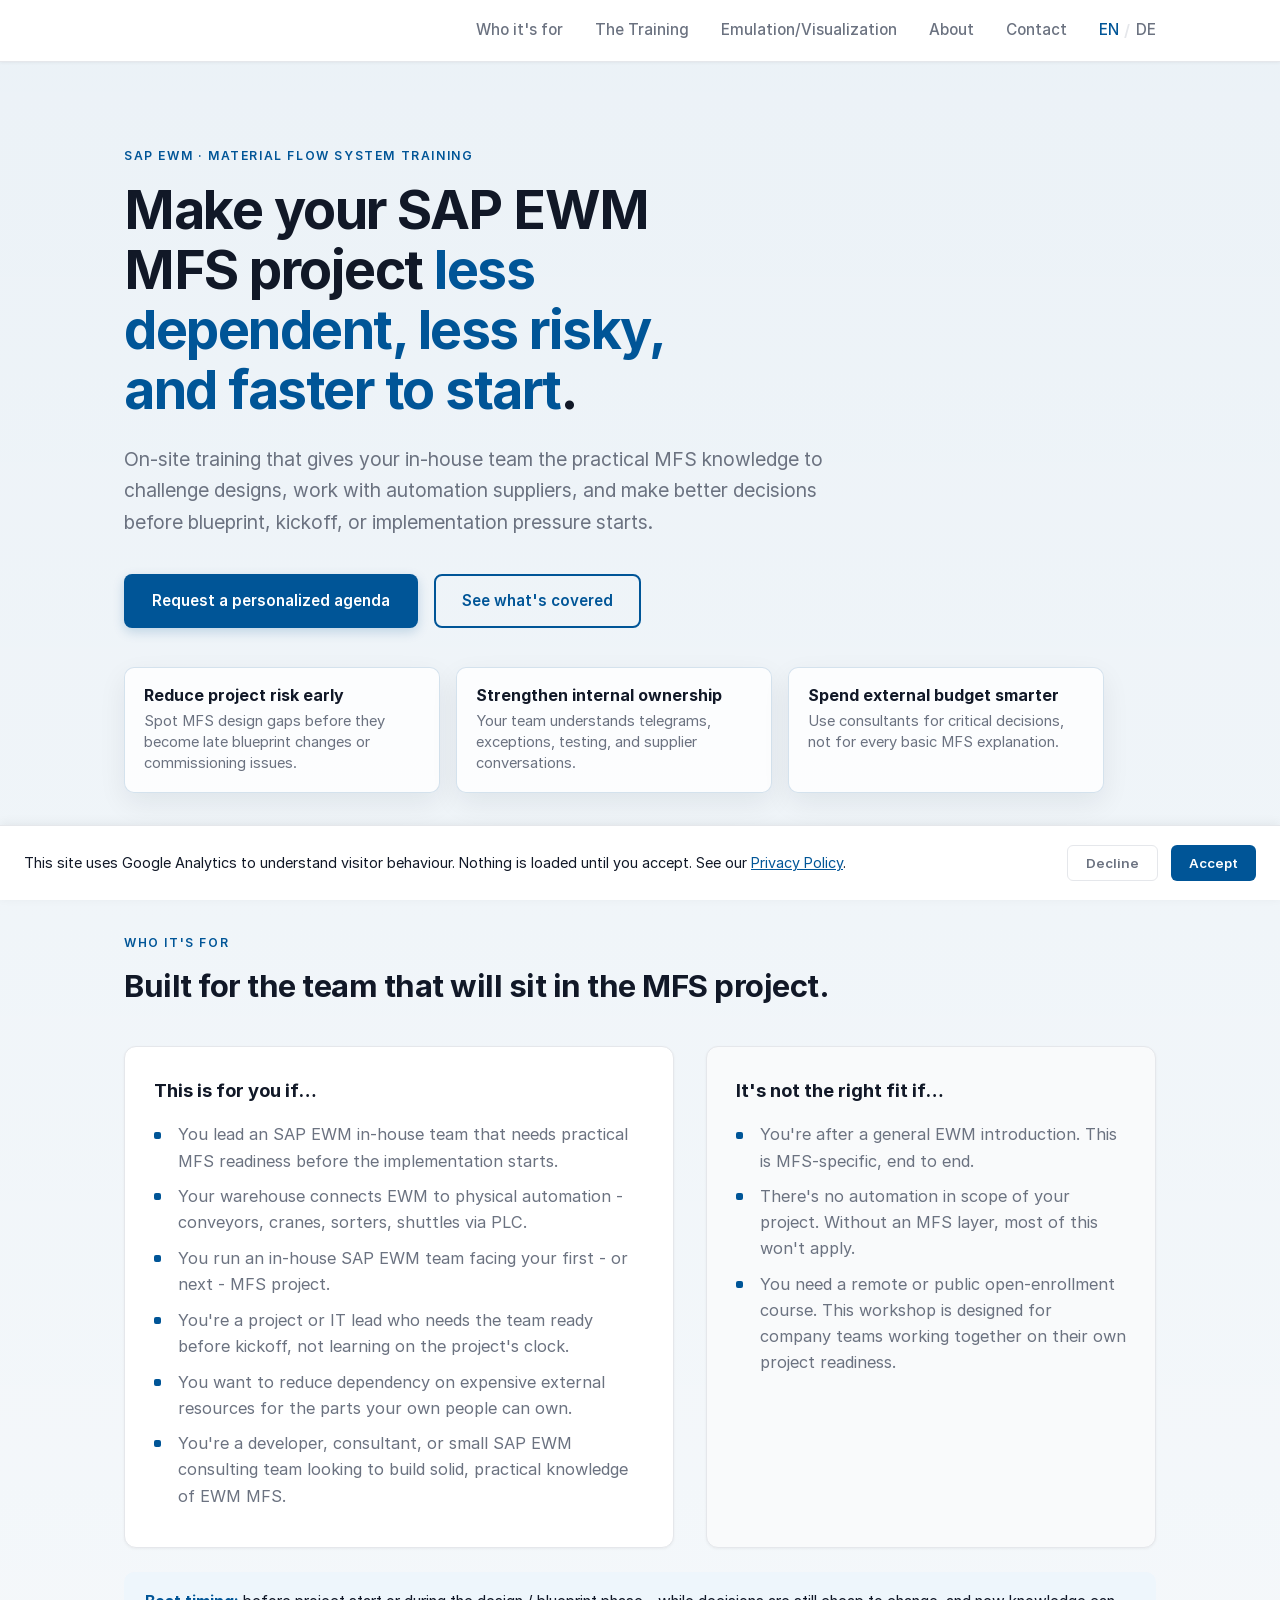
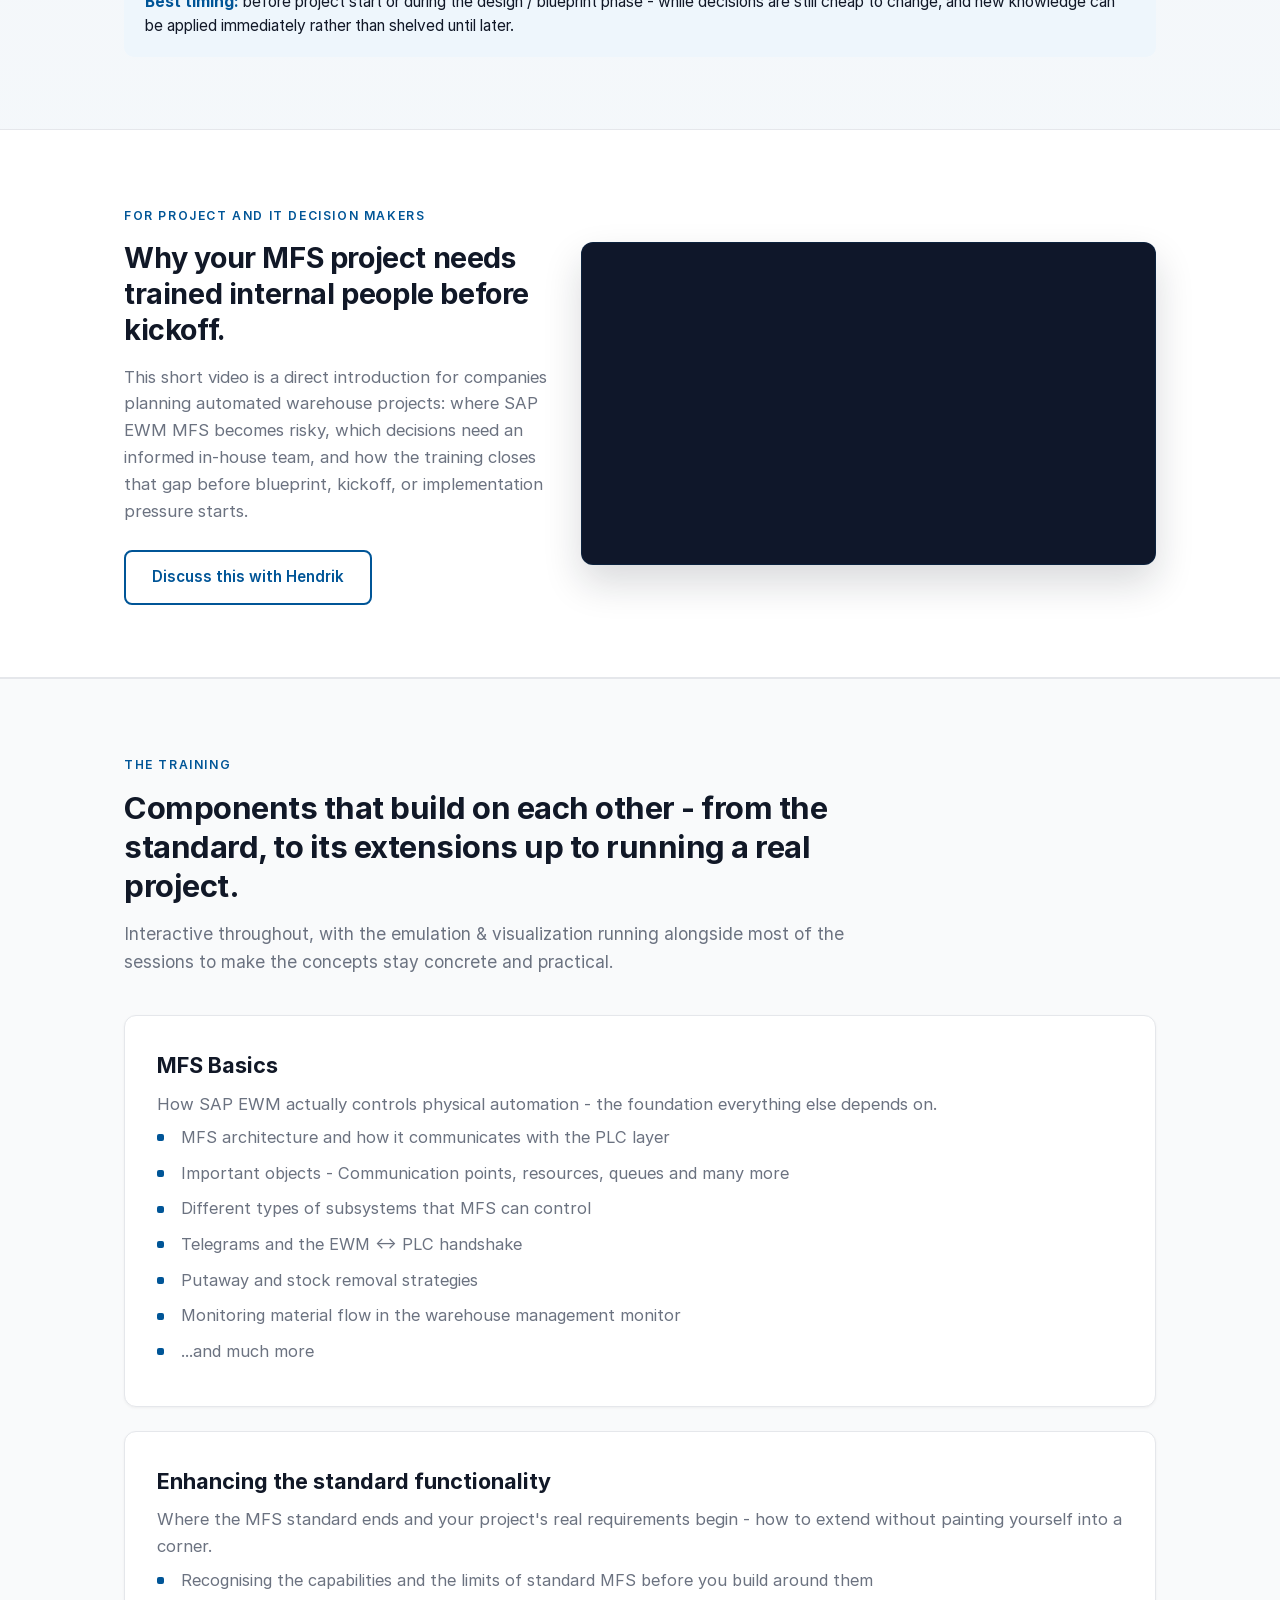
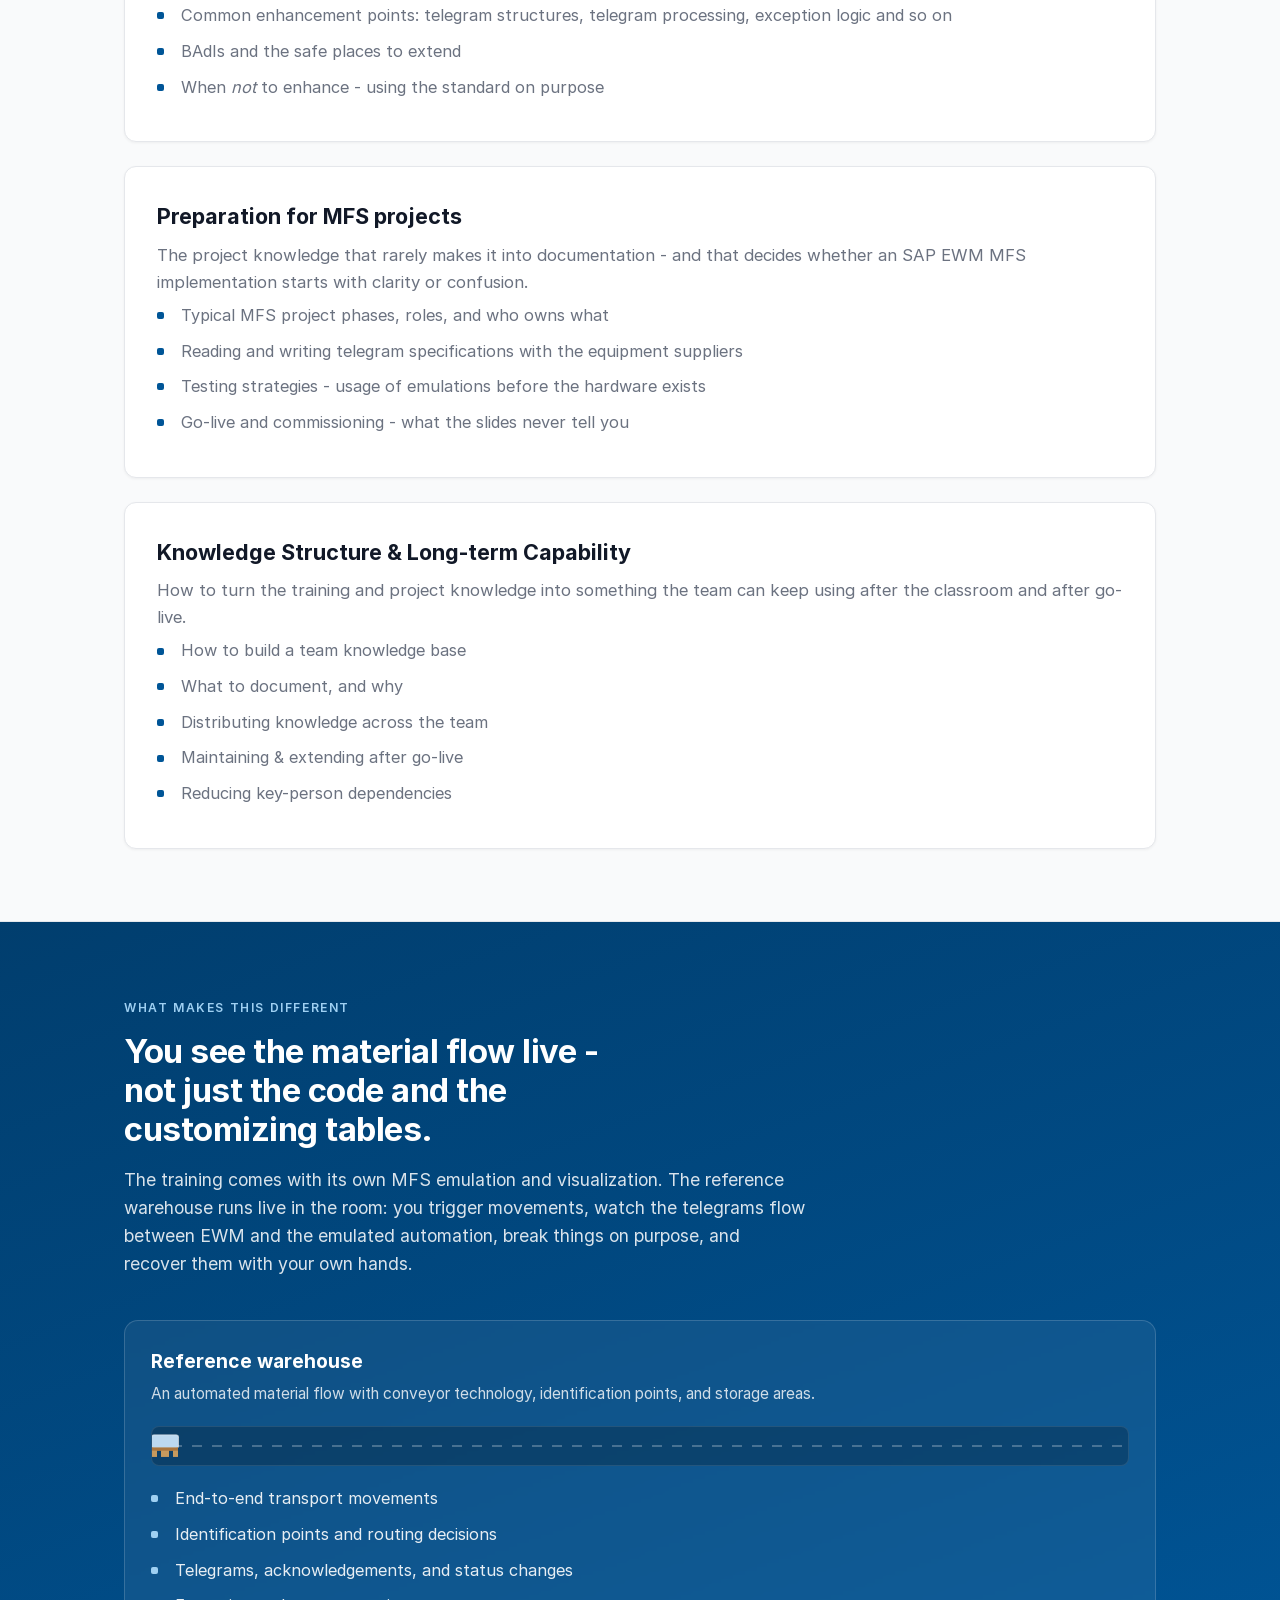
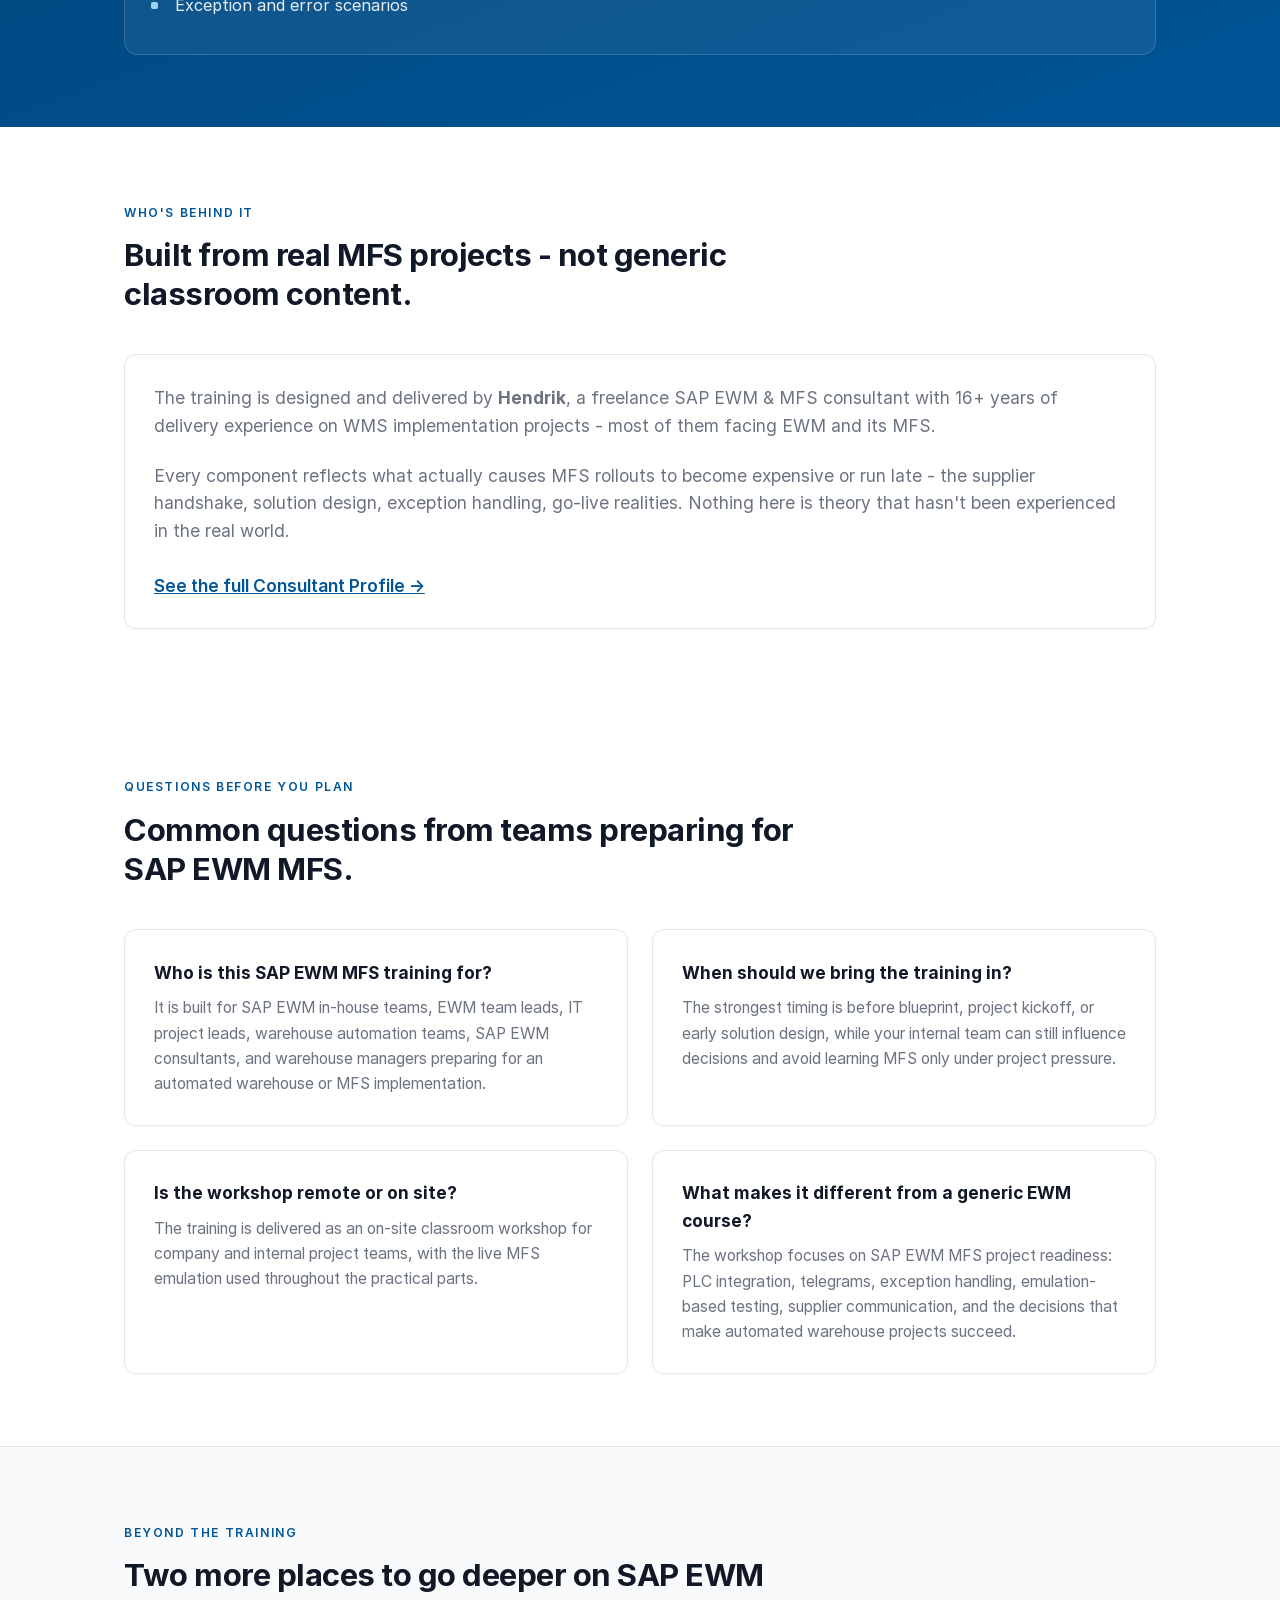
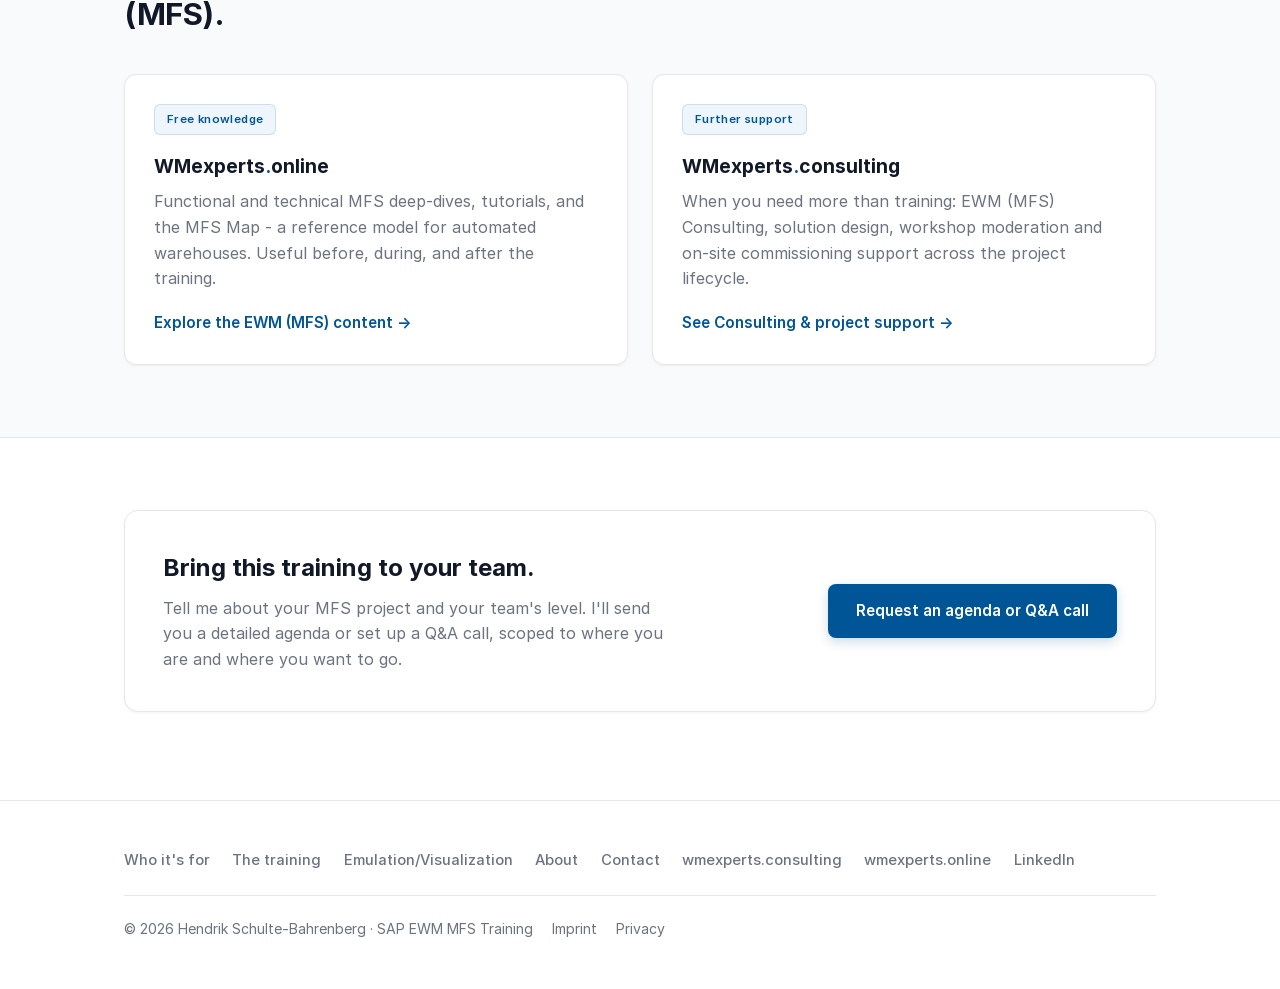
<file: index.html>
<!DOCTYPE html>
<html lang="en">
<head>
    <meta charset="UTF-8">
    <meta name="viewport" content="width=device-width, initial-scale=1.0">
    <title>SAP EWM MFS Training for Project Teams | mfs-training.com</title>
    <meta name="description" content="Reduce project risk, external dependency, and ramp-up time before your SAP EWM MFS implementation starts. On-site MFS training for in-house project teams.">
    <meta name="robots" content="index, follow">
    <meta name="author" content="Hendrik Schulte-Bahrenberg">

    <!-- Open Graph -->
    <meta property="og:type" content="website">
    <meta property="og:url" content="https://mfs-training.com/">
    <meta property="og:title" content="SAP EWM MFS Training for Project Teams">
    <meta property="og:description" content="Reduce SAP EWM MFS project risk, ramp-up time, and external dependency by preparing your in-house team before blueprint, kickoff, or implementation.">

    <!-- Twitter -->
    <meta name="twitter:card" content="summary">
    <meta name="twitter:title" content="SAP EWM MFS Training for Project Teams">
    <meta name="twitter:description" content="Prepare your in-house SAP EWM team before kickoff and reduce project risk, ramp-up time, and external dependency.">

    <link rel="canonical" href="https://mfs-training.com/">
    <link rel="alternate" hreflang="en" href="https://mfs-training.com/">
    <link rel="alternate" hreflang="de" href="https://mfs-training.com/index-de.html">
    <link rel="alternate" hreflang="x-default" href="https://mfs-training.com/">
    <script src="./assets/js/site.js" defer></script>

    <script type="application/ld+json">
    {
        "@context": "https://schema.org",
        "@type": "Course",
        "name": "SAP EWM MFS Training",
        "description": "On-site classroom training that prepares in-house SAP EWM teams for MFS implementation, PLC integration, automated warehouse projects, and project preparation before blueprint or kickoff.",
        "url": "https://mfs-training.com/",
        "provider": {
            "@type": "Person",
            "name": "Hendrik Schulte-Bahrenberg",
            "url": "https://wmexperts.consulting/"
        },
        "educationalLevel": "Professional",
        "courseMode": "Onsite",
        "teaches": [
            "SAP EWM MFS architecture",
            "PLC telegram communication",
            "SAP EWM MFS PLC integration",
            "MFS project preparation",
            "SAP EWM automated warehouse implementation",
            "Material flow emulation and testing",
            "Enhancing SAP EWM MFS standard functionality"
        ],
        "audience": {
            "@type": "Audience",
            "audienceType": "SAP EWM in-house teams, EWM team leads, IT project leads, warehouse automation teams, SAP EWM consultants, and warehouse managers preparing for automated warehouse projects"
        },
        "hasCourseInstance": {
            "@type": "CourseInstance",
            "courseMode": "Onsite",
            "location": {
                "@type": "Place",
                "name": "Delivered on-site for company teams worldwide, with focus on Europe and DACH"
            },
            "instructor": {
                "@type": "Person",
                "name": "Hendrik Schulte-Bahrenberg",
                "url": "https://wmexperts.consulting/profile.html"
            }
        },
        "inLanguage": "en"
    }
    </script>

    <script type="application/ld+json">
    {
        "@context": "https://schema.org",
        "@type": "FAQPage",
        "mainEntity": [
            {
                "@type": "Question",
                "name": "Who is the SAP EWM MFS training for?",
                "acceptedAnswer": {
                    "@type": "Answer",
                    "text": "The training is built for SAP EWM in-house teams, EWM team leads, IT project leads, warehouse automation teams, SAP EWM consultants, and warehouse managers preparing for an automated warehouse or MFS implementation."
                }
            },
            {
                "@type": "Question",
                "name": "When should a team take this training?",
                "acceptedAnswer": {
                    "@type": "Answer",
                    "text": "The best timing is before blueprint, project kickoff, or early solution design, while the team can still influence decisions and reduce dependency on external implementation resources."
                }
            },
            {
                "@type": "Question",
                "name": "Is the training delivered remotely or on site?",
                "acceptedAnswer": {
                    "@type": "Answer",
                    "text": "The training is delivered as an on-site classroom workshop for company and internal project teams."
                }
            },
            {
                "@type": "Question",
                "name": "What makes this MFS workshop different?",
                "acceptedAnswer": {
                    "@type": "Answer",
                    "text": "The workshop is based on real SAP EWM MFS project experience and uses live emulation and visualization so teams can work with material flow scenarios, telegrams, exception handling, and project preparation in a practical way."
                }
            }
        ]
    }
    </script>

    <style>
        /* ============================================================
           SELF-HOSTED FONTS — Inter
           ============================================================ */
        @font-face {
            font-family: 'Inter';
            font-style: normal;
            font-weight: 400;
            font-display: swap;
            src: url('assets/fonts/Inter-Regular.woff2') format('woff2');
        }
        @font-face {
            font-family: 'Inter';
            font-style: normal;
            font-weight: 500;
            font-display: swap;
            src: url('assets/fonts/Inter-Medium.woff2') format('woff2');
        }
        @font-face {
            font-family: 'Inter';
            font-style: normal;
            font-weight: 600;
            font-display: swap;
            src: url('assets/fonts/Inter-SemiBold.woff2') format('woff2');
        }
        @font-face {
            font-family: 'Inter';
            font-style: normal;
            font-weight: 700;
            font-display: swap;
            src: url('assets/fonts/Inter-Bold.woff2') format('woff2');
        }

        /* ============================================================
           DESIGN TOKENS — shared wmexperts house style (.consulting)
           ============================================================ */
        :root {
            --sap-blue: #005597;
            --sap-blue-light: #0066B3;
            --sap-blue-deep: #013E6E;
            --bg-page: #F5F7FA;
            --bg-light: #F9FAFB;
            --bg-card: #FFFFFF;
            --text-dark: #111827;
            --text-muted: #6B7280;
            --border: #E5E7EB;
            --accent: #EEF6FC;
            --container: 1080px;
        }

        * { margin: 0; padding: 0; box-sizing: border-box; }

        html { scroll-behavior: smooth; }

        body {
            font-family: 'Inter', sans-serif;
            background-color: var(--bg-page);
            background: linear-gradient(180deg,
                rgba(0, 85, 151, 0.08) 0%,
                rgba(0, 85, 151, 0.04) 25%,
                transparent 60%);
            color: var(--text-muted);
            line-height: 1.6;
            -webkit-font-smoothing: antialiased;
        }

        .container { max-width: var(--container); margin: 0 auto; padding: 0 24px; }

        a { color: var(--sap-blue); }

        /* ============================================================
           HEADER / NAV
           ============================================================ */
        .site-header {
            background: var(--bg-card);
            border-bottom: 1px solid var(--border);
            position: sticky; top: 0; z-index: 1000;
            box-shadow: 0 1px 3px rgba(0,0,0,0.05);
        }
        .nav-wrap {
            max-width: var(--container); margin: 0 auto; padding: 1.1rem 24px;
            display: flex; align-items: center; justify-content: flex-end;
        }

        .main-nav { display: flex; align-items: center; gap: 2rem; }
        .main-nav a {
            text-decoration: none; color: var(--text-muted);
            font-size: 0.95rem; font-weight: 500; transition: color 0.2s;
        }
        .main-nav a:hover, .main-nav a.active { color: var(--sap-blue); }
        .language-switch { display: inline-flex; align-items: center; gap: 0.35rem; color: var(--text-muted); font-weight: 600; }
        .language-switch a { width: auto; padding: 0; }
        .language-switch .divider { color: var(--border); }
        .main-nav .btn { margin-left: 0.5rem; }

        .menu-toggle {
            display: none; flex-direction: column; gap: 5px;
            background: none; border: 0; cursor: pointer; padding: 6px;
        }
        .menu-toggle span { width: 24px; height: 2px; background: var(--text-dark); transition: 0.25s; border-radius: 2px; }
        .menu-toggle.open span:nth-child(1) { transform: translateY(7px) rotate(45deg); }
        .menu-toggle.open span:nth-child(2) { opacity: 0; }
        .menu-toggle.open span:nth-child(3) { transform: translateY(-7px) rotate(-45deg); }

        /* ============================================================
           BUTTONS
           ============================================================ */
        .btn {
            display: inline-block; text-decoration: none; cursor: pointer;
            font-family: 'Inter', sans-serif; font-weight: 600; font-size: 0.95rem;
            padding: 13px 26px; border-radius: 8px; border: 2px solid transparent;
            transition: all 0.2s; text-align: center;
        }
        .btn-primary {
            background: var(--sap-blue); color: #fff;
            box-shadow: 0 4px 12px rgba(0,85,151,0.2);
        }
        .btn-primary:hover { background: var(--sap-blue-light); transform: translateY(-2px); box-shadow: 0 6px 16px rgba(0,85,151,0.3); }
        .btn-secondary { color: var(--sap-blue); border-color: var(--sap-blue); background: transparent; }
        .btn-secondary:hover { background: var(--sap-blue); color: #fff; transform: translateY(-2px); }
        .btn-ghost-light { color: #fff; border-color: rgba(255,255,255,0.5); background: transparent; }
        .btn-ghost-light:hover { background: #fff; color: var(--sap-blue-deep); border-color: #fff; }

        /* ============================================================
           SECTION SCAFFOLD
           ============================================================ */
        section { padding: 4.5rem 0; }
        .eyebrow {
            display: inline-block; text-transform: uppercase; letter-spacing: 1.6px;
            font-size: 0.76rem; font-weight: 600; color: var(--sap-blue); margin-bottom: 0.9rem;
        }
        .section-head { max-width: 720px; margin-bottom: 2.5rem; }
        .section-head h2 { font-size: 1.95rem; color: var(--text-dark); font-weight: 700; line-height: 1.25; letter-spacing: -0.5px; }
        .section-head p { margin-top: 0.9rem; font-size: 1.08rem; }

        h4 { color: var(--text-dark); font-size: 0.82rem; text-transform: uppercase; letter-spacing: 1px; margin: 1.4rem 0 0.7rem; font-weight: 600; }

        ul.clean { list-style: none; }
        ul.clean li { position: relative; padding-left: 1.5rem; margin-bottom: 0.6rem; font-size: 1.02rem; }
        ul.clean li::before {
            content: ""; position: absolute; left: 0; top: 0.62em;
            width: 7px; height: 7px; border-radius: 2px; background: var(--sap-blue);
        }

        /* ============================================================
           HERO
           ============================================================ */
        .hero { padding: 5rem 0 4rem; }
        .hero h1 {
            font-size: clamp(2.1rem, 5vw, 3.35rem); color: var(--text-dark);
            font-weight: 700; line-height: 1.12; letter-spacing: -1.5px; max-width: 18ch;
        }
        .hero h1 .stall { color: var(--sap-blue); }
        .hero .sub { font-size: 1.2rem; color: var(--text-muted); max-width: 60ch; margin-top: 1.5rem; line-height: 1.65; }
        .hero .actions { margin-top: 2.2rem; display: flex; gap: 1rem; flex-wrap: wrap; }
        .hero-values {
            display: grid; grid-template-columns: repeat(3, 1fr); gap: 1rem;
            margin-top: 2.4rem; max-width: 980px;
        }
        .hero-value {
            background: rgba(255,255,255,0.82); border: 1px solid rgba(0,85,151,0.16);
            border-radius: 10px; padding: 1.1rem 1.2rem;
            box-shadow: 0 10px 28px rgba(17,24,39,0.07);
        }
        .hero-value strong { display: block; color: var(--text-dark); font-size: 1rem; line-height: 1.25; }
        .hero-value span { display: block; margin-top: 0.35rem; color: var(--text-muted); font-size: 0.92rem; line-height: 1.45; }

        /* ============================================================
           WHO IT'S FOR
           ============================================================ */
        .split { display: grid; grid-template-columns: 1.1fr 0.9fr; gap: 2rem; }
        .panel {
            background: var(--bg-card); border: 1px solid var(--border);
            border-radius: 12px; padding: 1.8rem; box-shadow: 0 1px 3px rgba(0,0,0,0.05);
        }
        .panel h3 { color: var(--text-dark); font-size: 1.15rem; margin-bottom: 1rem; display: flex; align-items: center; gap: 0.6rem; }
        .panel.muted { background: var(--bg-light); }
        .timing { margin-top: 1.5rem; padding: 1.1rem 1.3rem; background: var(--accent); border-radius: 10px; font-size: 0.97rem; color: var(--text-dark); }
        .timing strong { color: var(--sap-blue); }

        /* ============================================================
           VIDEO INTRO
           ============================================================ */
        .video-intro {
            background: var(--bg-card);
            border-top: 1px solid var(--border);
            border-bottom: 1px solid var(--border);
        }
        .video-layout { display: grid; grid-template-columns: 0.85fr 1.15fr; gap: 2rem; align-items: center; }
        .video-copy h2 { font-size: 1.8rem; color: var(--text-dark); line-height: 1.25; letter-spacing: -0.4px; }
        .video-copy p { margin-top: 1rem; font-size: 1.05rem; }
        .video-copy .btn { margin-top: 1.6rem; }
        .video-frame {
            position: relative; aspect-ratio: 16 / 9; overflow: hidden; border-radius: 12px;
            background: #0f172a; border: 1px solid rgba(0,85,151,0.18);
            box-shadow: 0 18px 38px rgba(17,24,39,0.16);
        }
        .video-frame iframe { position: absolute; inset: 0; width: 100%; height: 100%; border: 0; }

        /* ============================================================
           MODULES (the 3 components)
           ============================================================ */
        .modules { display: grid; gap: 1.5rem; }
        .module {
            background: var(--bg-card); border: 1px solid var(--border); border-radius: 12px;
            padding: 2rem;
            box-shadow: 0 1px 3px rgba(0,0,0,0.05); transition: border-color 0.2s, transform 0.2s;
        }
        .module:hover { border-color: var(--sap-blue); transform: translateY(-3px); }
        .module h3 { color: var(--text-dark); font-size: 1.35rem; font-weight: 700; }
        .module .lead { margin: 0.5rem 0 0.4rem; font-size: 1.05rem; }

        /* ============================================================
           SIGNATURE BLOCK — LIVE EMULATION
           ============================================================ */
        .emulation {
            background: var(--sap-blue-deep);
            background: linear-gradient(160deg, var(--sap-blue-deep) 0%, var(--sap-blue) 100%);
            color: #fff;
        }
        .emulation .eyebrow { color: #9fd0f2; }
        .emulation h2 { color: #fff; font-size: 2.05rem; font-weight: 700; letter-spacing: -0.5px; line-height: 1.2; max-width: 22ch; }
        .emulation .sub { color: rgba(255,255,255,0.85); font-size: 1.1rem; margin-top: 1rem; max-width: 62ch; }

        .warehouses { display: grid; grid-template-columns: 1fr 1fr; gap: 1.5rem; margin-top: 2.6rem; }
        .wh {
            background: rgba(255,255,255,0.06); border: 1px solid rgba(255,255,255,0.16);
            border-radius: 14px; padding: 1.6rem; backdrop-filter: blur(2px);
        }
        .wh:only-child { grid-column: 1 / -1; }
        .wh h3 { color: #fff; font-size: 1.2rem; display: flex; align-items: center; gap: 0.6rem; margin-bottom: 0.3rem; }
        .wh p { color: rgba(255,255,255,0.8); font-size: 0.97rem; margin-bottom: 1.2rem; }
        .wh ul.clean li { color: rgba(255,255,255,0.9); }
        .wh ul.clean li::before { background: #9fd0f2; }

        /* conveyor animation — the one deliberate motion moment */
        .track {
            position: relative; height: 40px; border-radius: 8px;
            background: rgba(0,0,0,0.22); overflow: hidden; margin-bottom: 1.2rem;
            border: 1px solid rgba(255,255,255,0.10);
        }
        .track::before {
            content: ""; position: absolute; left: 0; right: 0; top: 50%; height: 2px;
            transform: translateY(-50%);
            background: repeating-linear-gradient(90deg, rgba(255,255,255,0.25) 0 10px, transparent 10px 20px);
        }
        .unit {
            position: absolute; top: 50%; transform: translateY(-50%);
            animation: flow 7s linear infinite;
        }

        /* PALLETS (left track): wrapped load on a wooden pallet base */
        .track.pallet .unit { width: 26px; height: 21px; }
        .track.pallet .unit::before {            /* the load / wrapped goods */
            content: ""; position: absolute; left: 0; top: 0; width: 100%; height: 12px;
            border-radius: 2px; background: #bcd9f0; box-shadow: 0 0 0 1px rgba(255,255,255,0.25);
        }
        .track.pallet .unit::after {             /* pallet: top deck board + 3 legs with fork pockets */
            content: ""; position: absolute; left: 0; bottom: 0; width: 100%; height: 9px;
            background:
                linear-gradient(#a9763f, #a9763f) top / 100% 3px no-repeat,
                linear-gradient(90deg,
                    #c69a5e 0 5px, transparent 5px 9px,
                    #c69a5e 9px 17px, transparent 17px 21px,
                    #c69a5e 21px 26px) bottom / 100% 6px no-repeat;
        }

        /* CARTONS (right track): tan box with packing-tape seam + flap line */
        .track.tote .unit {
            width: 16px; height: 14px; border-radius: 2px; background: #d6b08a;
            box-shadow: 0 0 0 1px rgba(0,0,0,0.18), inset 0 0 0 1px rgba(255,255,255,0.12);
        }
        .track.tote .unit::before {              /* vertical packing tape */
            content: ""; position: absolute; left: 50%; top: 0; transform: translateX(-50%);
            width: 3px; height: 100%; background: #efe2c4;
        }
        .track.tote .unit::after {               /* top flap seam */
            content: ""; position: absolute; left: 0; top: 4px; width: 100%; height: 1.5px;
            background: rgba(120,86,48,0.55);
        }
        .unit:nth-child(1) { animation-delay: 0s; }
        .unit:nth-child(2) { animation-delay: -1.7s; }
        .unit:nth-child(3) { animation-delay: -3.4s; }
        .unit:nth-child(4) { animation-delay: -5.1s; }
        @keyframes flow {
            from { left: -8%; }
            to   { left: 108%; }
        }
        @media (prefers-reduced-motion: reduce) {
            .unit { animation: none; }
            .unit:nth-child(1){ left: 8%; } .unit:nth-child(2){ left: 33%; }
            .unit:nth-child(3){ left: 58%; } .unit:nth-child(4){ left: 83%; }
        }

        .emulation .note { margin-top: 2rem; font-size: 0.97rem; color: rgba(255,255,255,0.78); max-width: 64ch; }

        /* ============================================================
           CREDIBILITY
           ============================================================ */
        .credibility .panel { display: grid; grid-template-columns: 1fr; gap: 0.4rem; }
        .credibility p { font-size: 1.08rem; }
        .credibility p + p { margin-top: 1rem; }

        /* ============================================================
           TWO PATHS (cross-links)
           ============================================================ */
        .paths { display: grid; grid-template-columns: 1fr 1fr; gap: 1.5rem; }
        .path-card {
            background: var(--bg-card); border: 1px solid var(--border); border-radius: 12px;
            padding: 1.8rem; text-decoration: none; display: flex; flex-direction: column;
            box-shadow: 0 1px 3px rgba(0,0,0,0.05); transition: all 0.2s; color: inherit;
        }
        .path-card:hover { border-color: var(--sap-blue); transform: translateY(-3px); box-shadow: 0 12px 24px rgba(0,0,0,0.08); }
        .path-card .tag {
            align-self: flex-start; background: var(--accent); color: var(--sap-blue);
            font-size: 0.72rem; font-weight: 600; letter-spacing: 0.4px; padding: 5px 12px;
            border-radius: 6px; border: 1px solid rgba(0,85,151,0.15); margin-bottom: 1rem;
        }
        .path-card h3 { color: var(--text-dark); font-size: 1.2rem; margin-bottom: 0.5rem; }
        .path-card h3 .dot { color: var(--sap-blue); }
        .path-card .go { margin-top: 1.2rem; color: var(--sap-blue); font-weight: 600; font-size: 0.95rem; }

          /* ============================================================
              FAQ
              ============================================================ */
          .faq-grid { display: grid; grid-template-columns: 1fr 1fr; gap: 1.5rem; }
          .faq-item h3 { color: var(--text-dark); font-size: 1.08rem; margin-bottom: 0.55rem; }
          .faq-item p { font-size: 0.98rem; }

        /* ============================================================
           FINAL CTA
           ============================================================ */
        .cta-subtle {
            background: var(--bg-card); border: 1px solid var(--border); border-radius: 14px;
            padding: 2.4rem; display: flex; align-items: center; justify-content: space-between;
            gap: 2rem; flex-wrap: wrap; box-shadow: 0 1px 3px rgba(0,0,0,0.05);
        }
        .cta-subtle h3 { color: var(--text-dark); font-size: 1.5rem; font-weight: 700; }
        .cta-subtle p { margin-top: 0.5rem; max-width: 52ch; }

        /* ============================================================
           FOOTER
           ============================================================ */
        .site-footer { background: var(--bg-card); border-top: 1px solid var(--border); padding: 3rem 0; margin-top: 1rem; }
        .footer-inner { max-width: var(--container); margin: 0 auto; padding: 0 24px; }
        .footer-links { display: flex; flex-wrap: wrap; gap: 1.4rem; margin-bottom: 1.4rem; }
        .footer-links a { color: var(--text-muted); text-decoration: none; font-size: 0.92rem; font-weight: 500; }
        .footer-links a:hover { color: var(--sap-blue); }
        .footer-meta { display: flex; flex-wrap: wrap; gap: 1.2rem; align-items: center; font-size: 0.88rem; color: var(--text-muted); border-top: 1px solid var(--border); padding-top: 1.4rem; }
        .footer-meta a { color: var(--text-muted); text-decoration: none; }
        .footer-meta a:hover { color: var(--sap-blue); }

        /* ============================================================
           COOKIE BANNER
           ============================================================ */
        #cookie-banner {
            display: none; position: fixed; bottom: 0; left: 0; width: 100%;
            background: var(--bg-card); border-top: 1px solid var(--border);
            padding: 1.2rem 24px; z-index: 9999; box-shadow: 0 -2px 10px rgba(0,0,0,0.06);
            align-items: center; justify-content: space-between; gap: 1.5rem; flex-wrap: wrap;
        }
        #cookie-banner.show { display: flex; }
        #cookie-banner p { font-size: 0.9rem; color: var(--text-dark); margin: 0; }
        .cookie-actions { display: flex; gap: 0.8rem; }
        .cookie-actions button { padding: 9px 18px; border-radius: 6px; font-weight: 600; cursor: pointer; font-family: 'Inter', sans-serif; border: 1px solid var(--border); }
        .cookie-actions .accept { background: var(--sap-blue); color: #fff; border: none; }
        .cookie-actions .decline { background: transparent; color: var(--text-muted); }

        /* future emulation-as-a-service stub stays hidden */
        .es-placeholder { display: none !important; }

        /* ============================================================
           RESPONSIVE
           ============================================================ */
        @media (max-width: 860px) {
            .menu-toggle { display: flex; }
            .main-nav {
                display: none; position: absolute; top: 100%; left: 0; right: 0;
                flex-direction: column; align-items: flex-start; gap: 0;
                background: var(--bg-card); border-bottom: 1px solid var(--border);
                padding: 0.5rem 24px 1.2rem;
            }
            .main-nav.open { display: flex; }
            .main-nav a { padding: 0.7rem 0; width: 100%; }
            .language-switch { padding: 0.7rem 0; }
            .language-switch a { width: auto; padding: 0; }
            .main-nav .btn { margin: 0.5rem 0 0; }

            .split, .video-layout, .warehouses, .paths, .faq-grid { grid-template-columns: 1fr; }
            .hero-values { grid-template-columns: 1fr; }
            .module { grid-template-columns: 1fr; gap: 1rem; }
            section { padding: 3.2rem 0; }
            .hero { padding: 3.5rem 0 2.5rem; }
            .cta-subtle { flex-direction: column; align-items: flex-start; }
        }
    </style>
</head>
<body>

    <!-- ===================== HEADER ===================== -->
    <header class="site-header">
        <div class="nav-wrap">
            <button class="menu-toggle" aria-label="Toggle menu" aria-expanded="false" id="menuToggle">
                <span></span><span></span><span></span>
            </button>
            <nav class="main-nav" id="mainNav" aria-label="Main navigation">
                <a href="#for-whom">Who it's for</a>
                <a href="#training">The Training</a>
                <a href="#emulation">Emulation/Visualization</a>
                <a href="#about">About</a>
                <a href="#contact">Contact</a>
                <span class="language-switch" aria-label="Language selection">
                    <a href="./index.html" class="active" hreflang="en" lang="en" data-lang-choice="en">EN</a>
                    <span class="divider">/</span>
                    <a href="./index-de.html" hreflang="de" lang="de" data-lang-choice="de">DE</a>
                </span>
            </nav>
        </div>
    </header>

    <main>

        <!-- ===================== HERO ===================== -->
        <section class="hero">
            <div class="container">
                <span class="eyebrow">SAP EWM &middot; Material Flow System Training</span>
                <h1>Make your SAP EWM MFS project <span class="stall">less dependent, less risky, and faster to start</span>.</h1>
                <p class="sub">On-site training that gives your in-house team the practical MFS knowledge to challenge designs, work with automation suppliers, and make better decisions before blueprint, kickoff, or implementation pressure starts.</p>
                <div class="actions">
                    <a href="#contact" class="btn btn-primary">Request a personalized agenda</a>
                    <a href="#training" class="btn btn-secondary">See what's covered</a>
                </div>
                <div class="hero-values" aria-label="Business value of the training">
                    <div class="hero-value">
                        <strong>Reduce project risk early</strong>
                        <span>Spot MFS design gaps before they become late blueprint changes or commissioning issues.</span>
                    </div>
                    <div class="hero-value">
                        <strong>Strengthen internal ownership</strong>
                        <span>Your team understands telegrams, exceptions, testing, and supplier conversations.</span>
                    </div>
                    <div class="hero-value">
                        <strong>Spend external budget smarter</strong>
                        <span>Use consultants for critical decisions, not for every basic MFS explanation.</span>
                    </div>
                </div>
            </div>
        </section>

        <!-- ===================== WHO IT'S FOR ===================== -->
        <section id="for-whom">
            <div class="container">
                <div class="section-head">
                    <span class="eyebrow">Who it's for</span>
                    <h2>Built for the team that will sit in the MFS project.</h2>
                </div>

                <div class="split">
                    <div class="panel">
                        <h3>This is for you if&hellip;</h3>
                        <ul class="clean">
                            <li>You lead an SAP EWM in-house team that needs practical MFS readiness before the implementation starts.</li>
                            <li>Your warehouse connects EWM to physical automation - conveyors, cranes, sorters, shuttles via PLC.</li>
                            <li>You run an in-house SAP EWM team facing your first - or next - MFS project.</li>
                            <li>You're a project or IT lead who needs the team ready before kickoff, not learning on the project's clock.</li>
                            <li>You want to reduce dependency on expensive external resources for the parts your own people can own.</li>
                            <li>You're a developer, consultant, or small SAP EWM consulting team looking to build solid, practical knowledge of EWM MFS.</li>
                        </ul>
                    </div>
                    <div class="panel muted">
                        <h3>It's not the right fit if&hellip;</h3>
                        <ul class="clean">
                            <li>You're after a general EWM introduction. This is MFS-specific, end to end.</li>
                            <li>There's no automation in scope of your project. Without an MFS layer, most of this won't apply.</li>
                            <li>You need a remote or public open-enrollment course. This workshop is designed for company teams working together on their own project readiness.</li>
                        </ul>
                    </div>
                </div>

                <div class="timing">
                    <strong>Best timing:</strong> before project start or during the design / blueprint phase - while decisions are still cheap to change, and new knowledge can be applied immediately rather than shelved until later.
                </div>
            </div>
        </section>

        <!-- ===================== VIDEO INTRO ===================== -->
        <section id="video" class="video-intro">
            <div class="container video-layout">
                <div class="video-copy">
                    <span class="eyebrow">For project and IT decision makers</span>
                    <h2>Why your MFS project needs trained internal people before kickoff.</h2>
                    <p>This short video is a direct introduction for companies planning automated warehouse projects: where SAP EWM MFS becomes risky, which decisions need an informed in-house team, and how the training closes that gap before blueprint, kickoff, or implementation pressure starts.</p>
                    <a href="#contact" class="btn btn-secondary">Discuss this with Hendrik</a>
                </div>
                <div class="video-frame">
                    <iframe
                        src="https://www.youtube-nocookie.com/embed/ot51VUmhtoA"
                        title="SAP EWM MFS training video for project decision makers"
                        loading="lazy"
                        allow="accelerometer; autoplay; clipboard-write; encrypted-media; gyroscope; picture-in-picture; web-share"
                        referrerpolicy="strict-origin-when-cross-origin"
                        allowfullscreen></iframe>
                </div>
            </div>
        </section>

        <!-- ===================== THE TRAINING (3 MODULES) ===================== -->
        <section id="training" style="background: var(--bg-light); border-top: 1px solid var(--border); border-bottom: 1px solid var(--border);">
            <div class="container">
                <div class="section-head">
                    <span class="eyebrow">The training</span>
                    <h2>Components that build on each other - from the standard, to its extensions up to running a real project.</h2>
                    <p>Interactive throughout, with the emulation & visualization running alongside most of the sessions to make the concepts stay concrete and practical.</p>
                </div>

                <div class="modules">

                    <article class="module">
                        <div>
                            <h3>MFS Basics</h3>
                            <p class="lead">How SAP EWM actually controls physical automation - the foundation everything else depends on.</p>
                            <ul class="clean">
                                <li>MFS architecture and how it communicates with the PLC layer</li>
                                <li>Important objects - Communication points, resources, queues and many more</li>
                                <li>Different types of subsystems that MFS can control</li>
                                <li>Telegrams and the EWM &harr; PLC handshake</li>
                                <li>Putaway and stock removal strategies</li>
                                <li>Monitoring material flow in the warehouse management monitor</li>
                                <li>...and much more</li>
                            </ul>
                        </div>
                    </article>

                    <article class="module">
                        <div>
                            <h3>Enhancing the standard functionality</h3>
                            <p class="lead">Where the MFS standard ends and your project's real requirements begin - how to extend without painting yourself into a corner.</p>
                            <ul class="clean">
                                <li>Recognising the capabilities and the limits of standard MFS before you build around them</li>
                                <li>Common enhancement points: telegram structures, telegram processing, exception logic and so on</li>
                                <li>BAdIs and the safe places to extend</li>
                                <li>When <em>not</em> to enhance - using the standard on purpose</li>
                            </ul>
                        </div>
                    </article>

                    <article class="module">
                        <div>
                            <h3>Preparation for MFS projects</h3>
                            <p class="lead">The project knowledge that rarely makes it into documentation - and that decides whether an SAP EWM MFS implementation starts with clarity or confusion.</p>
                            <ul class="clean">
                                <li>Typical MFS project phases, roles, and who owns what</li>
                                <li>Reading and writing telegram specifications with the equipment suppliers</li>
                                <li>Testing strategies - usage of emulations before the hardware exists</li>
                                <li>Go-live and commissioning - what the slides never tell you</li>
                            </ul>
                        </div>
                    </article>

                    <article class="module">
                        <div>
                            <h3>Knowledge Structure &amp; Long-term Capability</h3>
                            <p class="lead">How to turn the training and project knowledge into something the team can keep using after the classroom and after go-live.</p>
                            <ul class="clean">
                                <li>How to build a team knowledge base</li>
                                <li>What to document, and why</li>
                                <li>Distributing knowledge across the team</li>
                                <li>Maintaining &amp; extending after go-live</li>
                                <li>Reducing key-person dependencies</li>
                            </ul>
                        </div>
                    </article>

                </div>
            </div>
        </section>

        <!-- ===================== SIGNATURE: LIVE EMULATION ===================== -->
        <section id="emulation" class="emulation">
            <div class="container">
                <span class="eyebrow">What makes this different</span>
                <h2>You see the material flow live - not just the code and the customizing tables.</h2>
                <p class="sub">The training comes with its own MFS emulation and visualization. The reference warehouse runs live in the room: you trigger movements, watch the telegrams flow between EWM and the emulated automation, break things on purpose, and recover them with your own hands.</p>

                <div class="warehouses">
                    <div class="wh">
                        <h3>Reference warehouse</h3>
                        <p>An automated material flow with conveyor technology, identification points, and storage areas.</p>
                        <div class="track pallet" aria-hidden="true">
                            <span class="unit"></span><span class="unit"></span><span class="unit"></span><span class="unit"></span>
                        </div>
                        <ul class="clean">
                            <li>End-to-end transport movements</li>
                            <li>Identification points and routing decisions</li>
                            <li>Telegrams, acknowledgements, and status changes</li>
                            <li>Exception and error scenarios</li>
                        </ul>
                    </div>
                </div>

            </div>
        </section>

        <!--
          ============================================================
          FUTURE: Emulation-as-a-Service (NOT LIVE YET)
          Placeholder kept in the background so the page is ready to
          offer the emulation directly online later. To activate:
          1. Remove the `hidden` attribute below.
          2. Remove the `.es-placeholder` class (or its display:none rule).
          3. Wire the button to the booking/self-service flow.
          ============================================================
        -->
        <section id="emulation-service" class="es-placeholder" hidden aria-hidden="true" data-status="coming-soon">
            <div class="container">
                <div class="section-head">
                    <span class="eyebrow">Coming soon</span>
                    <h2>Run the emulation yourself, online.</h2>
                    <p>Access the MFS emulation directly from here — no classroom required.</p>
                </div>
                <button class="btn btn-primary" disabled>Notify me</button>
            </div>
        </section>

        <!-- ===================== CREDIBILITY ===================== -->
        <section id="about" class="credibility">
            <div class="container">
                <div class="section-head">
                    <span class="eyebrow">Who's behind it</span>
                    <h2>Built from real MFS projects - not generic classroom content.</h2>
                </div>
                <div class="panel">
                    <p>The training is designed and delivered by <strong>Hendrik</strong>, a freelance SAP EWM &amp; MFS consultant with 16+ years of delivery experience on WMS implementation projects - most of them facing EWM and its MFS.</p>
                    <p>Every component reflects what actually causes MFS rollouts to become expensive or run late - the supplier handshake, solution design, exception handling, go-live realities. Nothing here is theory that hasn't been experienced in the real world.</p>
                    <p style="margin-top:1.3rem;"><a href="https://wmexperts.consulting/profile.html" target="_blank" rel="noopener" style="font-weight:600;">See the full Consultant Profile &rarr;</a></p>
                </div>
            </div>
        </section>

        <!-- ===================== FAQ ===================== -->
        <section id="faq">
            <div class="container">
                <div class="section-head">
                    <span class="eyebrow">Questions before you plan</span>
                    <h2>Common questions from teams preparing for SAP EWM MFS.</h2>
                </div>
                <div class="faq-grid">
                    <article class="panel faq-item">
                        <h3>Who is this SAP EWM MFS training for?</h3>
                        <p>It is built for SAP EWM in-house teams, EWM team leads, IT project leads, warehouse automation teams, SAP EWM consultants, and warehouse managers preparing for an automated warehouse or MFS implementation.</p>
                    </article>
                    <article class="panel faq-item">
                        <h3>When should we bring the training in?</h3>
                        <p>The strongest timing is before blueprint, project kickoff, or early solution design, while your internal team can still influence decisions and avoid learning MFS only under project pressure.</p>
                    </article>
                    <article class="panel faq-item">
                        <h3>Is the workshop remote or on site?</h3>
                        <p>The training is delivered as an on-site classroom workshop for company and internal project teams, with the live MFS emulation used throughout the practical parts.</p>
                    </article>
                    <article class="panel faq-item">
                        <h3>What makes it different from a generic EWM course?</h3>
                        <p>The workshop focuses on SAP EWM MFS project readiness: PLC integration, telegrams, exception handling, emulation-based testing, supplier communication, and the decisions that make automated warehouse projects succeed.</p>
                    </article>
                </div>
            </div>
        </section>

        <!-- ===================== TWO PATHS ===================== -->
        <section style="background: var(--bg-light); border-top: 1px solid var(--border); border-bottom: 1px solid var(--border);">
            <div class="container">
                <div class="section-head">
                    <span class="eyebrow">Beyond the training</span>
                    <h2>Two more places to go deeper on SAP EWM (MFS).</h2>
                </div>
                <div class="paths">
                    <a href="https://wmexperts.online" target="_blank" rel="noopener" class="path-card">
                        <span class="tag">Free knowledge</span>
                        <h3>WMexperts<span class="dot">.</span>online</h3>
                        <p>Functional and technical MFS deep-dives, tutorials, and the MFS Map - a reference model for automated warehouses. Useful before, during, and after the training.</p>
                        <span class="go">Explore the EWM (MFS) content &rarr;</span>
                    </a>
                    <a href="https://wmexperts.consulting" target="_blank" rel="noopener" class="path-card">
                        <span class="tag">Further support</span>
                        <h3>WMexperts<span class="dot">.</span>consulting</h3>
                        <p>When you need more than training: EWM (MFS) Consulting, solution design, workshop moderation and on-site commissioning support across the project lifecycle.</p>
                        <span class="go">See Consulting &amp; project support &rarr;</span>
                    </a>
                </div>
            </div>
        </section>

        <!-- ===================== FINAL CTA ===================== -->
        <section id="contact">
            <div class="container">
                <div class="cta-subtle">
                    <div>
                        <h3>Bring this training to your team.</h3>
                        <p>Tell me about your MFS project and your team's level. I'll send you a detailed agenda or set up a Q&amp;A call, scoped to where you are and where you want to go.</p>
                    </div>
                    <a href="https://wmexperts.consulting/contact.html" class="btn btn-primary">Request an agenda or Q&amp;A call</a>
                </div>
            </div>
        </section>

    </main>

    <!-- ===================== FOOTER ===================== -->
    <footer class="site-footer">
        <div class="footer-inner">
            <div class="footer-links">
                <a href="#for-whom">Who it's for</a>
                <a href="#training">The training</a>
                <a href="#emulation">Emulation/Visualization</a>
                <a href="#about">About</a>
                <a href="#contact">Contact</a>
                <a href="https://wmexperts.consulting" target="_blank" rel="noopener">wmexperts.consulting</a>
                <a href="https://wmexperts.online" target="_blank" rel="noopener">wmexperts.online</a>
                <a href="https://www.linkedin.com/in/hendrik-schulte-bahrenberg-9a415339/" target="_blank" rel="noopener">LinkedIn</a>
            </div>
            <div class="footer-meta">
                <span>&copy; 2026 Hendrik Schulte-Bahrenberg &middot; SAP EWM MFS Training</span>
                <a href="/imprint.html">Imprint</a>
                <a href="/privacy.html">Privacy</a>
            </div>
        </div>
    </footer>

    <!-- ===================== COOKIE BANNER ===================== -->
    <div id="cookie-banner" role="dialog" aria-label="Cookie consent">
        <p>This site uses Google Analytics to understand visitor behaviour. Nothing is loaded until you accept. See our <a href="/privacy.html" style="color: var(--sap-blue);">Privacy Policy</a>.</p>
        <div class="cookie-actions">
            <button class="decline" onclick="declineCookies()">Decline</button>
            <button class="accept" onclick="acceptCookies()">Accept</button>
        </div>
    </div>

    <script>
        /* mobile nav */
        (function () {
            const toggle = document.getElementById('menuToggle');
            const nav = document.getElementById('mainNav');
            if (!toggle || !nav) return;
            toggle.addEventListener('click', function () {
                const open = toggle.classList.toggle('open');
                nav.classList.toggle('open');
                toggle.setAttribute('aria-expanded', open ? 'true' : 'false');
            });
            nav.querySelectorAll('a').forEach(function (a) {
                a.addEventListener('click', function () {
                    toggle.classList.remove('open');
                    nav.classList.remove('open');
                    toggle.setAttribute('aria-expanded', 'false');
                });
            });
        })();

        /* cookie consent + GA (replace GA_ID with your mfs-training.com property) */
        const GA_ID = 'G-XXXXXXXXXX';
        function loadGA() {
            if (GA_ID === 'G-XXXXXXXXXX' || !GA_ID) return;
            const s = document.createElement('script');
            s.async = true;
            s.src = 'https://www.googletagmanager.com/gtag/js?id=' + GA_ID;
            document.head.appendChild(s);
            window.dataLayer = window.dataLayer || [];
            function gtag(){ dataLayer.push(arguments); }
            gtag('js', new Date());
            gtag('config', GA_ID, { anonymize_ip: true });
        }
        function acceptCookies() {
            localStorage.setItem('mfs-cookie-consent', 'accepted');
            document.getElementById('cookie-banner').classList.remove('show');
            loadGA();
        }
        function declineCookies() {
            localStorage.setItem('mfs-cookie-consent', 'declined');
            document.getElementById('cookie-banner').classList.remove('show');
        }
        window.addEventListener('DOMContentLoaded', function () {
            const consent = localStorage.getItem('mfs-cookie-consent');
            const banner = document.getElementById('cookie-banner');
            if (!consent) { banner.classList.add('show'); }
            else if (consent === 'accepted') { loadGA(); }
        });
    </script>

</body>
</html>
</file>
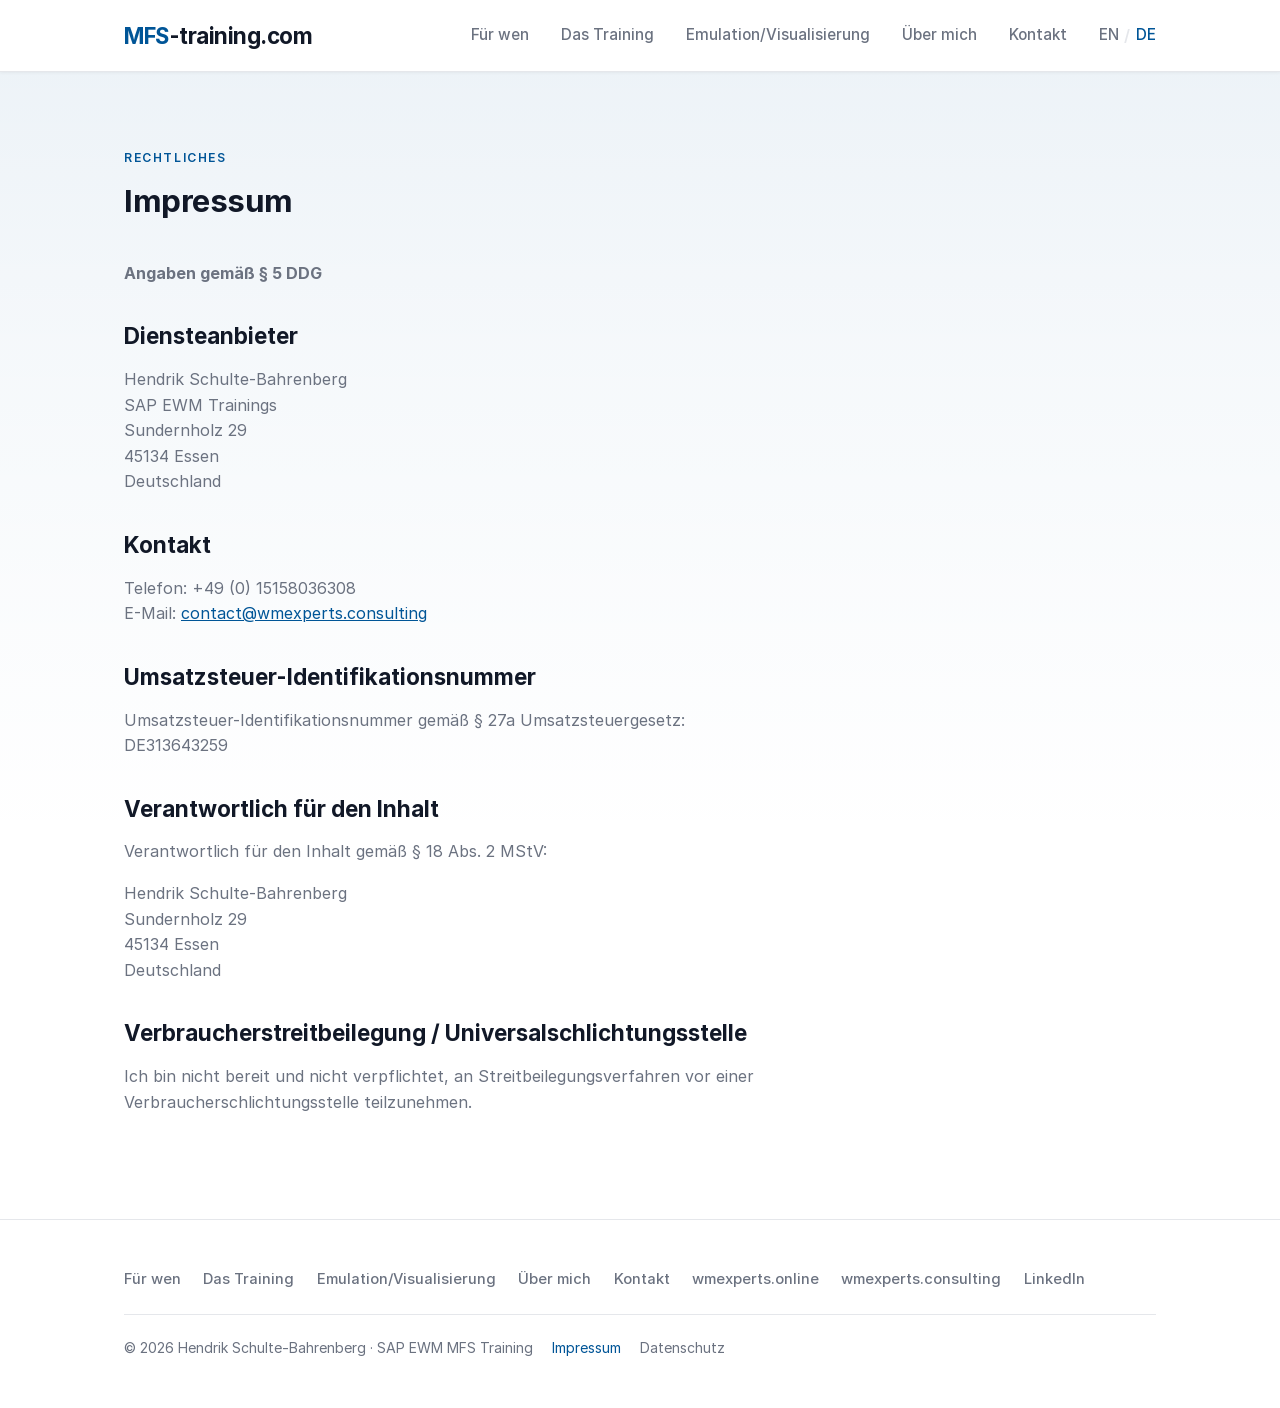
<file: imprint-de.html>
<!DOCTYPE html>
<html lang="de">
<head>
    <meta charset="UTF-8">
    <meta name="viewport" content="width=device-width, initial-scale=1.0">
    <title>Impressum | mfs-training.com</title>
    <meta name="description" content="Impressum und Anbieterkennzeichnung für mfs-training.com.">
    <meta name="robots" content="noindex, follow">
    <meta name="author" content="Hendrik Schulte-Bahrenberg">

    <link rel="canonical" href="https://mfs-training.com/imprint-de.html">
    <link rel="alternate" hreflang="en" href="https://mfs-training.com/imprint.html">
    <link rel="alternate" hreflang="de" href="https://mfs-training.com/imprint-de.html">
    <link rel="alternate" hreflang="x-default" href="https://mfs-training.com/imprint.html">
    <link rel="stylesheet" href="./assets/fonts/inter.css">
    <link rel="stylesheet" href="./assets/css/site.css">
    <script src="./assets/js/site.js" defer></script>
</head>
<body class="legal-page">

    <header class="site-header">
        <div class="nav-wrap">
            <a href="/index-de.html" class="logo">MFS<span class="logo-secondary">-training.com</span></a>
            <button class="menu-toggle" aria-label="Menü umschalten" aria-expanded="false" id="menuToggle">
                <span></span><span></span><span></span>
            </button>
            <nav class="main-nav" id="mainNav" aria-label="Hauptnavigation">
                <a href="/index-de.html#for-whom">Für wen</a>
                <a href="/index-de.html#training">Das Training</a>
                <a href="/index-de.html#emulation">Emulation/Visualisierung</a>
                <a href="/index-de.html#about">Über mich</a>
                <a href="/index-de.html#contact">Kontakt</a>
                <span class="language-switch" aria-label="Sprachauswahl">
                    <a href="/imprint.html" hreflang="en" lang="en" data-lang-choice="en">EN</a>
                    <span class="divider">/</span>
                    <a href="/imprint-de.html" class="active" hreflang="de" lang="de" data-lang-choice="de">DE</a>
                </span>
            </nav>
        </div>
    </header>

    <main>
        <section>
            <div class="container">
                <div class="section-head">
                    <span class="eyebrow">Rechtliches</span>
                    <h1>Impressum</h1>
                </div>

                <div class="legal-content">
                    <p><strong>Angaben gemäß § 5 DDG</strong></p>

                    <h2>Diensteanbieter</h2>
                    <p>Hendrik Schulte-Bahrenberg<br>
                    SAP EWM Trainings<br>
                    Sundernholz 29<br>
                    45134 Essen<br>
                    Deutschland</p>

                    <h2>Kontakt</h2>
                    <p>Telefon: +49 (0) 15158036308<br>
                    E-Mail: <a href="mailto:contact@wmexperts.consulting">contact@wmexperts.consulting</a></p>

                    <h2>Umsatzsteuer-Identifikationsnummer</h2>
                    <p>Umsatzsteuer-Identifikationsnummer gemäß § 27a Umsatzsteuergesetz:<br>
                    DE313643259</p>

                    <h2>Verantwortlich für den Inhalt</h2>
                    <p>Verantwortlich für den Inhalt gemäß § 18 Abs. 2 MStV:</p>
                    <p>Hendrik Schulte-Bahrenberg<br>
                    Sundernholz 29<br>
                    45134 Essen<br>
                    Deutschland</p>

                    <h2>Verbraucherstreitbeilegung / Universalschlichtungsstelle</h2>
                    <p>Ich bin nicht bereit und nicht verpflichtet, an Streitbeilegungsverfahren vor einer Verbraucherschlichtungsstelle teilzunehmen.</p>
                </div>
            </div>
        </section>
    </main>

    <footer class="site-footer">
        <div class="footer-inner">
            <div class="footer-links">
                <a href="/index-de.html#for-whom">Für wen</a>
                <a href="/index-de.html#training">Das Training</a>
                <a href="/index-de.html#emulation">Emulation/Visualisierung</a>
                <a href="/index-de.html#about">Über mich</a>
                <a href="/index-de.html#contact">Kontakt</a>
                <a href="https://wmexperts.online" target="_blank" rel="noopener">wmexperts.online</a>
                <a href="https://wmexperts.consulting" target="_blank" rel="noopener">wmexperts.consulting</a>
                <a href="https://www.linkedin.com/in/hendrik-schulte-bahrenberg-9a415339/" target="_blank" rel="noopener">LinkedIn</a>
            </div>
            <div class="footer-meta">
                <span>&copy; 2026 Hendrik Schulte-Bahrenberg &middot; SAP EWM MFS Training</span>
                <a href="/imprint-de.html" class="active">Impressum</a>
                <a href="/privacy-de.html">Datenschutz</a>
            </div>
        </div>
    </footer>

    <script>
        (function () {
            const toggle = document.getElementById('menuToggle');
            const nav = document.getElementById('mainNav');
            if (!toggle || !nav) return;
            toggle.addEventListener('click', function () {
                const open = toggle.classList.toggle('open');
                nav.classList.toggle('open');
                toggle.setAttribute('aria-expanded', open ? 'true' : 'false');
            });
            nav.querySelectorAll('a').forEach(function (a) {
                a.addEventListener('click', function () {
                    toggle.classList.remove('open');
                    nav.classList.remove('open');
                    toggle.setAttribute('aria-expanded', 'false');
                });
            });
        })();
    </script>

</body>
</html>
</file>
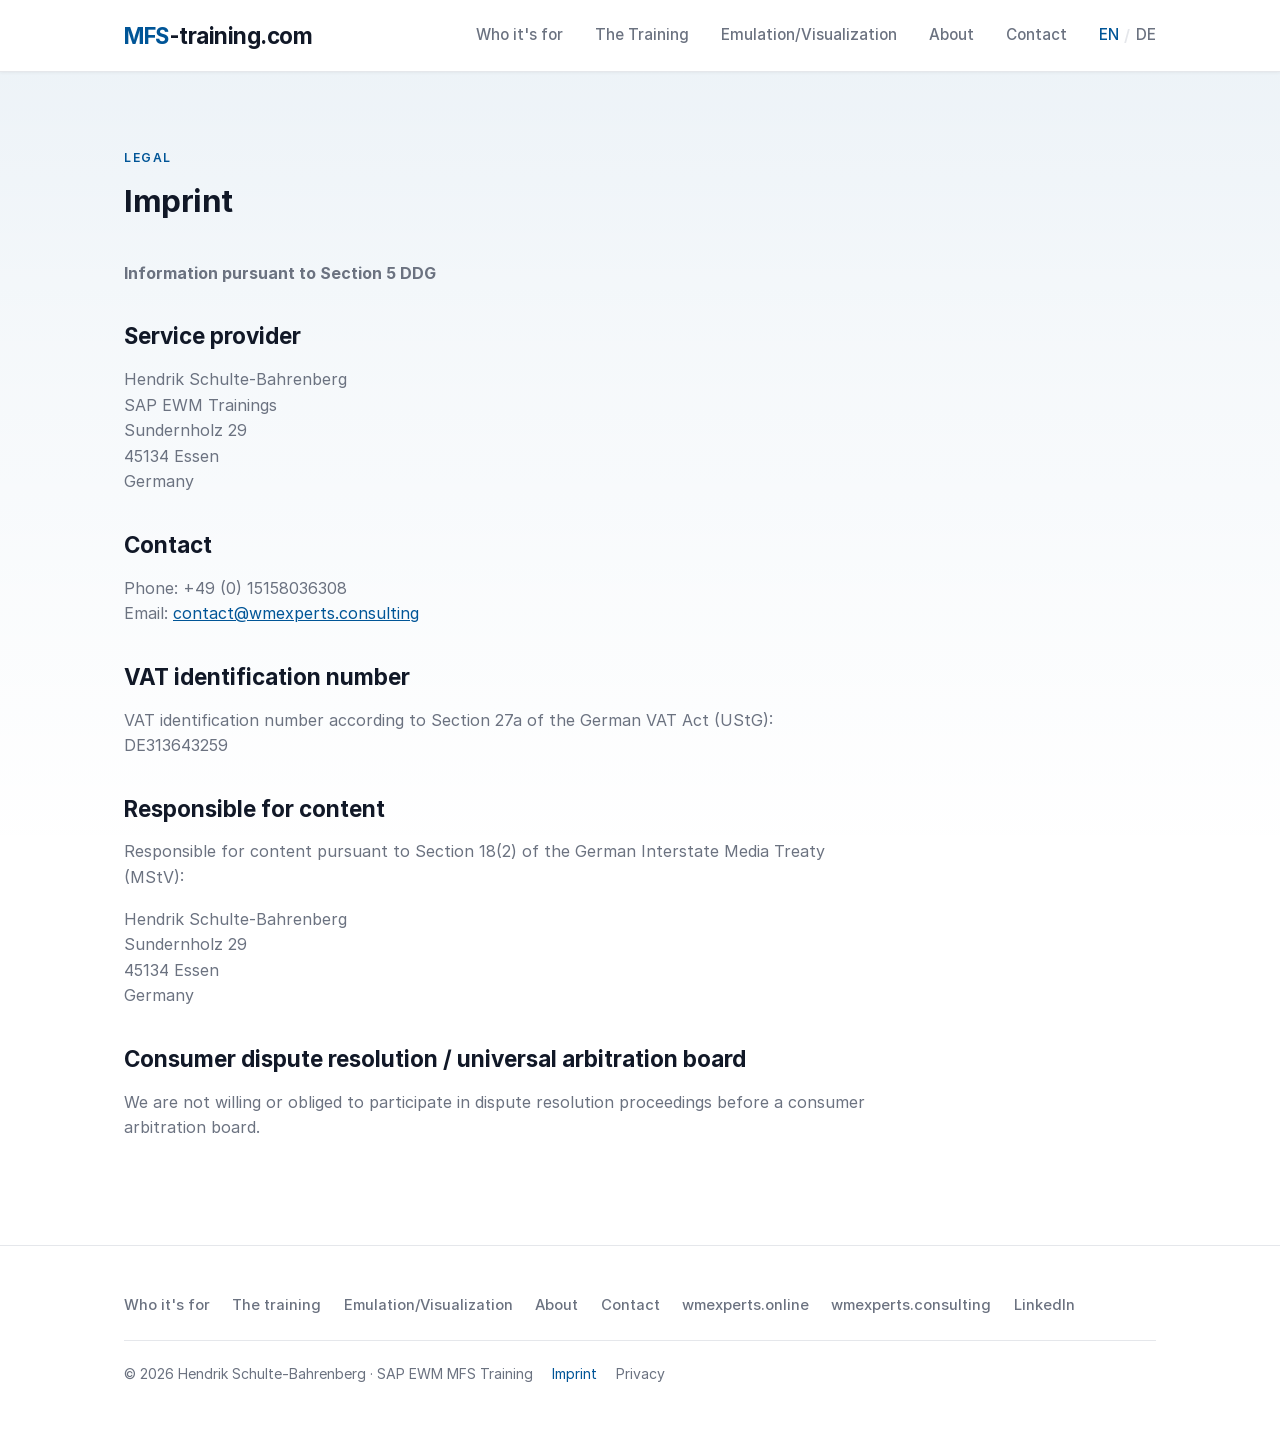
<file: imprint.html>
<!DOCTYPE html>
<html lang="en">
<head>
    <meta charset="UTF-8">
    <meta name="viewport" content="width=device-width, initial-scale=1.0">
    <title>Imprint | mfs-training.com</title>
    <meta name="description" content="Imprint / legal notice for mfs-training.com.">
    <meta name="robots" content="noindex, follow">
    <meta name="author" content="Hendrik Schulte-Bahrenberg">

    <link rel="canonical" href="https://mfs-training.com/imprint.html">
    <link rel="alternate" hreflang="en" href="https://mfs-training.com/imprint.html">
    <link rel="alternate" hreflang="de" href="https://mfs-training.com/imprint-de.html">
    <link rel="alternate" hreflang="x-default" href="https://mfs-training.com/imprint.html">
    <script src="./assets/js/site.js" defer></script>

    <style>
        /* ============================================================
           SELF-HOSTED FONTS — Inter
           ============================================================ */
        @font-face {
            font-family: 'Inter';
            font-style: normal;
            font-weight: 400;
            font-display: swap;
            src: url('assets/fonts/Inter-Regular.woff2') format('woff2');
        }
        @font-face {
            font-family: 'Inter';
            font-style: normal;
            font-weight: 500;
            font-display: swap;
            src: url('assets/fonts/Inter-Medium.woff2') format('woff2');
        }
        @font-face {
            font-family: 'Inter';
            font-style: normal;
            font-weight: 600;
            font-display: swap;
            src: url('assets/fonts/Inter-SemiBold.woff2') format('woff2');
        }
        @font-face {
            font-family: 'Inter';
            font-style: normal;
            font-weight: 700;
            font-display: swap;
            src: url('assets/fonts/Inter-Bold.woff2') format('woff2');
        }

        /* ============================================================
           DESIGN TOKENS — shared wmexperts house style (.consulting)
           ============================================================ */
        :root {
            --sap-blue: #005597;
            --sap-blue-light: #0066B3;
            --sap-blue-deep: #013E6E;
            --bg-page: #F5F7FA;
            --bg-light: #F9FAFB;
            --bg-card: #FFFFFF;
            --text-dark: #111827;
            --text-muted: #6B7280;
            --border: #E5E7EB;
            --accent: #EEF6FC;
            --container: 1080px;
        }

        * { margin: 0; padding: 0; box-sizing: border-box; }

        html { scroll-behavior: smooth; }

        body {
            font-family: 'Inter', sans-serif;
            background-color: var(--bg-page);
            background: linear-gradient(180deg,
                rgba(0, 85, 151, 0.08) 0%,
                rgba(0, 85, 151, 0.04) 25%,
                transparent 60%);
            color: var(--text-muted);
            line-height: 1.6;
            -webkit-font-smoothing: antialiased;
        }

        .container { max-width: var(--container); margin: 0 auto; padding: 0 24px; }

        a { color: var(--sap-blue); }

        /* ============================================================
           HEADER / NAV
           ============================================================ */
        .site-header {
            background: var(--bg-card);
            border-bottom: 1px solid var(--border);
            position: sticky; top: 0; z-index: 1000;
            box-shadow: 0 1px 3px rgba(0,0,0,0.05);
        }
        .nav-wrap {
            max-width: var(--container); margin: 0 auto; padding: 1.1rem 24px;
            display: flex; align-items: center; justify-content: space-between;
        }
        .logo { font-weight: 700; font-size: 1.4rem; color: var(--sap-blue); text-decoration: none; letter-spacing: -0.5px; }
        .logo-secondary { color: var(--text-dark); }

        .main-nav { display: flex; align-items: center; gap: 2rem; }
        .main-nav a {
            text-decoration: none; color: var(--text-muted);
            font-size: 0.95rem; font-weight: 500; transition: color 0.2s;
        }
        .main-nav a:hover, .main-nav a.active { color: var(--sap-blue); }
        .language-switch { display: inline-flex; align-items: center; gap: 0.35rem; color: var(--text-muted); font-weight: 600; }
        .language-switch a { width: auto; padding: 0; }
        .language-switch .divider { color: var(--border); }

        .menu-toggle {
            display: none; flex-direction: column; gap: 5px;
            background: none; border: 0; cursor: pointer; padding: 6px;
        }
        .menu-toggle span { width: 24px; height: 2px; background: var(--text-dark); transition: 0.25s; border-radius: 2px; }
        .menu-toggle.open span:nth-child(1) { transform: translateY(7px) rotate(45deg); }
        .menu-toggle.open span:nth-child(2) { opacity: 0; }
        .menu-toggle.open span:nth-child(3) { transform: translateY(-7px) rotate(-45deg); }

        /* ============================================================
           SECTION SCAFFOLD
           ============================================================ */
        section { padding: 4.5rem 0; }
        .eyebrow {
            display: inline-block; text-transform: uppercase; letter-spacing: 1.6px;
            font-size: 0.76rem; font-weight: 600; color: var(--sap-blue); margin-bottom: 0.9rem;
        }
        .section-head { max-width: 720px; margin-bottom: 2.5rem; }
        .section-head h1 { font-size: 1.95rem; color: var(--text-dark); font-weight: 700; line-height: 1.25; letter-spacing: -0.5px; }
        .section-head p { margin-top: 0.9rem; font-size: 1.08rem; }

        /* ============================================================
           LEGAL CONTENT
           ============================================================ */
        .legal-content { max-width: 760px; }
        .legal-content h2 { color: var(--text-dark); font-size: 1.4rem; font-weight: 700; margin: 2rem 0 0.8rem; }
        .legal-content h2:first-child { margin-top: 0; }
        .legal-content h3 { color: var(--text-dark); font-size: 1.1rem; font-weight: 600; margin: 1.5rem 0 0.6rem; }
        .legal-content p { margin-bottom: 1rem; }
        .legal-content ul { margin: 0 0 1rem 1.4rem; }
        .legal-content li { margin-bottom: 0.4rem; }

        /* ============================================================
           FOOTER
           ============================================================ */
        .site-footer { background: var(--bg-card); border-top: 1px solid var(--border); padding: 3rem 0; margin-top: 1rem; }
        .footer-inner { max-width: var(--container); margin: 0 auto; padding: 0 24px; }
        .footer-links { display: flex; flex-wrap: wrap; gap: 1.4rem; margin-bottom: 1.4rem; }
        .footer-links a { color: var(--text-muted); text-decoration: none; font-size: 0.92rem; font-weight: 500; }
        .footer-links a:hover { color: var(--sap-blue); }
        .footer-meta { display: flex; flex-wrap: wrap; gap: 1.2rem; align-items: center; font-size: 0.88rem; color: var(--text-muted); border-top: 1px solid var(--border); padding-top: 1.4rem; }
        .footer-meta a { color: var(--text-muted); text-decoration: none; }
        .footer-meta a:hover, .footer-meta a.active { color: var(--sap-blue); }

        /* ============================================================
           RESPONSIVE
           ============================================================ */
        @media (max-width: 860px) {
            .menu-toggle { display: flex; }
            .main-nav {
                display: none; position: absolute; top: 100%; left: 0; right: 0;
                flex-direction: column; align-items: flex-start; gap: 0;
                background: var(--bg-card); border-bottom: 1px solid var(--border);
                padding: 0.5rem 24px 1.2rem;
            }
            .main-nav.open { display: flex; }
            .main-nav a { padding: 0.7rem 0; width: 100%; }
            .language-switch { padding: 0.7rem 0; }
            .language-switch a { width: auto; padding: 0; }

            section { padding: 3.2rem 0; }
        }
    </style>
</head>
<body>

    <!-- ===================== HEADER ===================== -->
    <header class="site-header">
        <div class="nav-wrap">
            <a href="/index.html" class="logo">MFS<span class="logo-secondary">-training.com</span></a>
            <button class="menu-toggle" aria-label="Toggle menu" aria-expanded="false" id="menuToggle">
                <span></span><span></span><span></span>
            </button>
            <nav class="main-nav" id="mainNav" aria-label="Main navigation">
                <a href="/index.html#for-whom">Who it's for</a>
                <a href="/index.html#training">The Training</a>
                <a href="/index.html#emulation">Emulation/Visualization</a>
                <a href="/index.html#about">About</a>
                <a href="/index.html#contact">Contact</a>
                <span class="language-switch" aria-label="Language selection">
                    <a href="/imprint.html" class="active" hreflang="en" lang="en" data-lang-choice="en">EN</a>
                    <span class="divider">/</span>
                    <a href="/imprint-de.html" hreflang="de" lang="de" data-lang-choice="de">DE</a>
                </span>
            </nav>
        </div>
    </header>

    <main>

        <!-- ===================== IMPRINT ===================== -->
        <section>
            <div class="container">
                <div class="section-head">
                    <span class="eyebrow">Legal</span>
                    <h1>Imprint</h1>
                </div>

                <div class="legal-content">
                    <p><strong>Information pursuant to Section 5 DDG</strong></p>

                    <h2>Service provider</h2>
                    <p>Hendrik Schulte-Bahrenberg<br />
                    SAP EWM Trainings<br />
                    Sundernholz 29<br />
                    45134 Essen<br />
                    Germany</p>

                    <h2>Contact</h2>
                    <p>Phone: +49 (0) 15158036308<br />
                    Email: <a href="mailto:contact@wmexperts.consulting">contact@wmexperts.consulting</a></p>

                    <h2>VAT identification number</h2>
                    <p>VAT identification number according to Section 27a of the German VAT Act (UStG):<br />
                    DE313643259</p>

                    <h2>Responsible for content</h2>
                    <p>Responsible for content pursuant to Section 18(2) of the German Interstate Media Treaty (MStV):</p>
                    <p>Hendrik Schulte-Bahrenberg<br />
                    Sundernholz 29<br />
                    45134 Essen<br />
                    Germany</p>

                    <h2>Consumer dispute resolution / universal arbitration board</h2>
                    <p>We are not willing or obliged to participate in dispute resolution proceedings before a consumer arbitration board.</p>
                </div>
            </div>
        </section>

    </main>

    <!-- ===================== FOOTER ===================== -->
    <footer class="site-footer">
        <div class="footer-inner">
            <div class="footer-links">
                <a href="/index.html#for-whom">Who it's for</a>
                <a href="/index.html#training">The training</a>
                <a href="/index.html#emulation">Emulation/Visualization</a>
                <a href="/index.html#about">About</a>
                <a href="/index.html#contact">Contact</a>
                <a href="https://wmexperts.online" target="_blank" rel="noopener">wmexperts.online</a>
                <a href="https://wmexperts.consulting" target="_blank" rel="noopener">wmexperts.consulting</a>
                <a href="https://www.linkedin.com/in/hendrik-schulte-bahrenberg-9a415339/" target="_blank" rel="noopener">LinkedIn</a>
            </div>
            <div class="footer-meta">
                <span>&copy; 2026 Hendrik Schulte-Bahrenberg &middot; SAP EWM MFS Training</span>
                <a href="/imprint.html" class="active">Imprint</a>
                <a href="/privacy.html">Privacy</a>
            </div>
        </div>
    </footer>

    <script>
        /* mobile nav */
        (function () {
            const toggle = document.getElementById('menuToggle');
            const nav = document.getElementById('mainNav');
            if (!toggle || !nav) return;
            toggle.addEventListener('click', function () {
                const open = toggle.classList.toggle('open');
                nav.classList.toggle('open');
                toggle.setAttribute('aria-expanded', open ? 'true' : 'false');
            });
            nav.querySelectorAll('a').forEach(function (a) {
                a.addEventListener('click', function () {
                    toggle.classList.remove('open');
                    nav.classList.remove('open');
                    toggle.setAttribute('aria-expanded', 'false');
                });
            });
        })();
    </script>

</body>
</html>
</file>
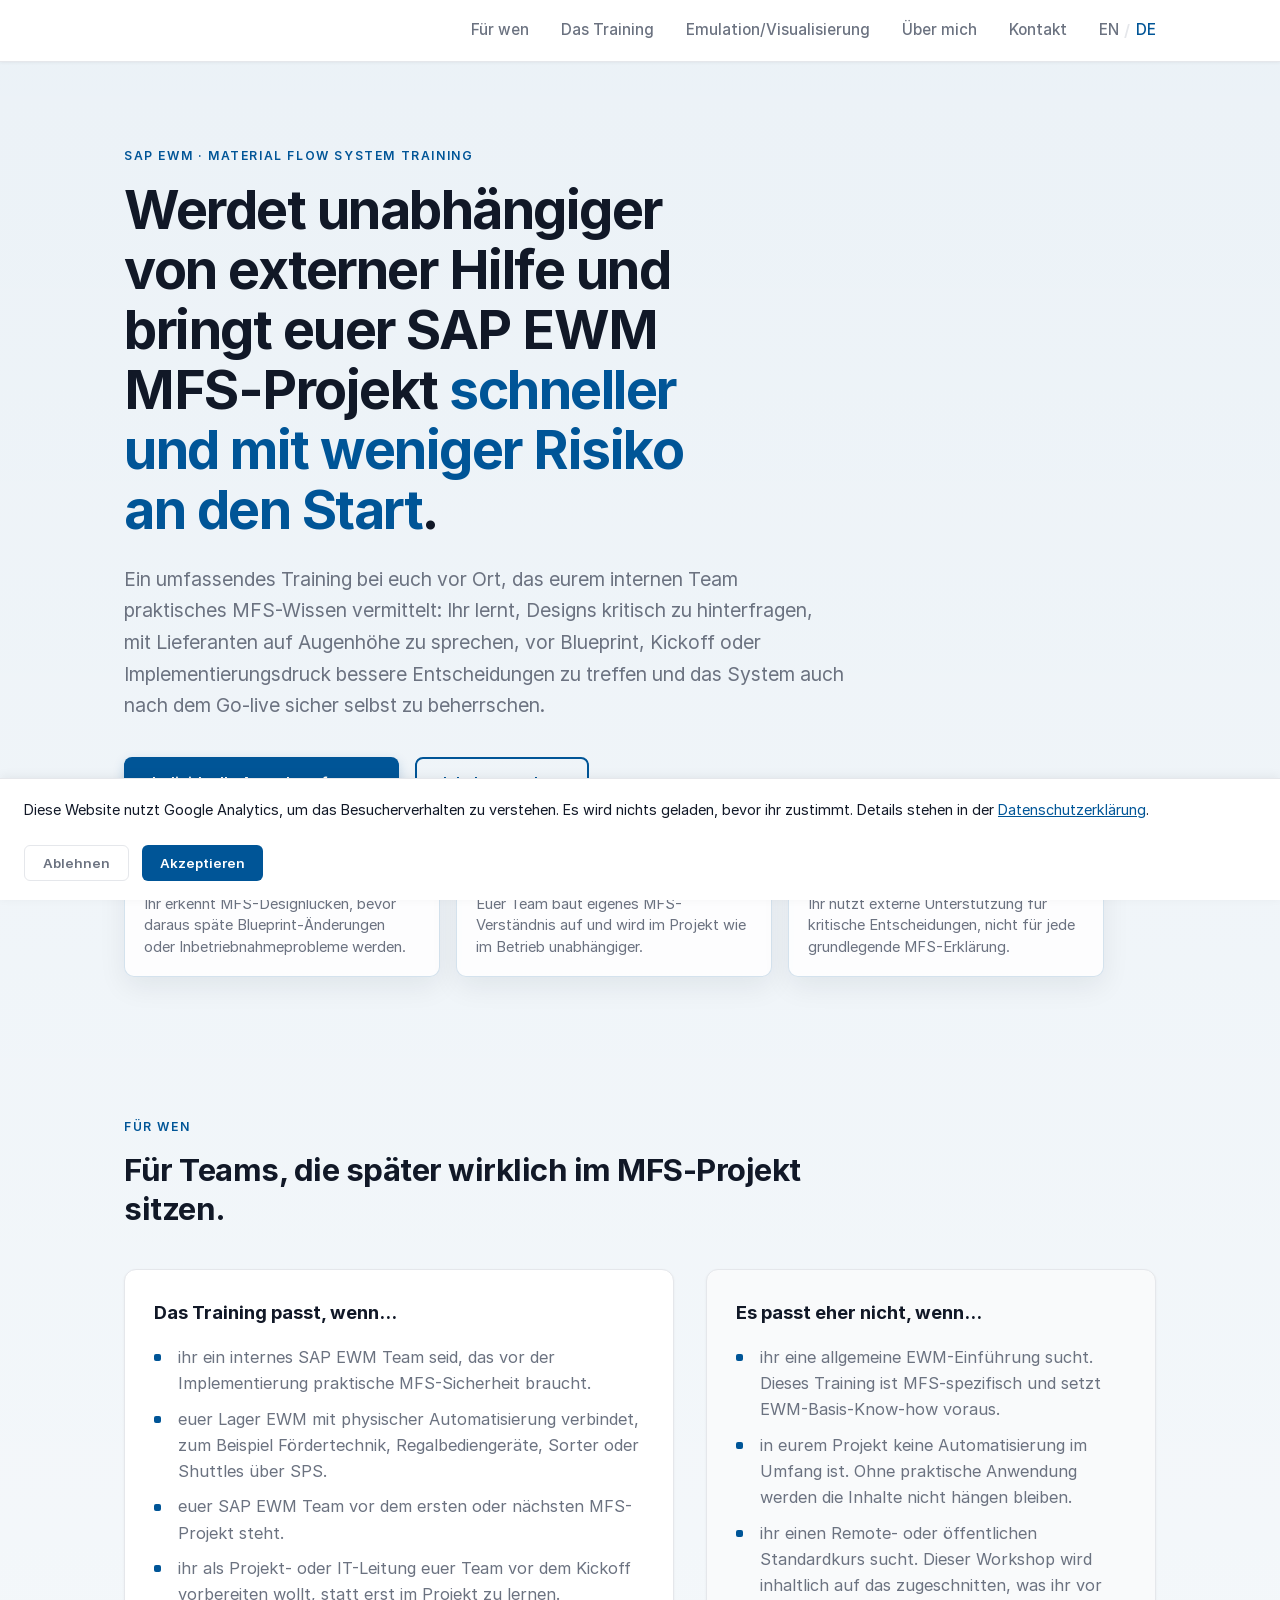
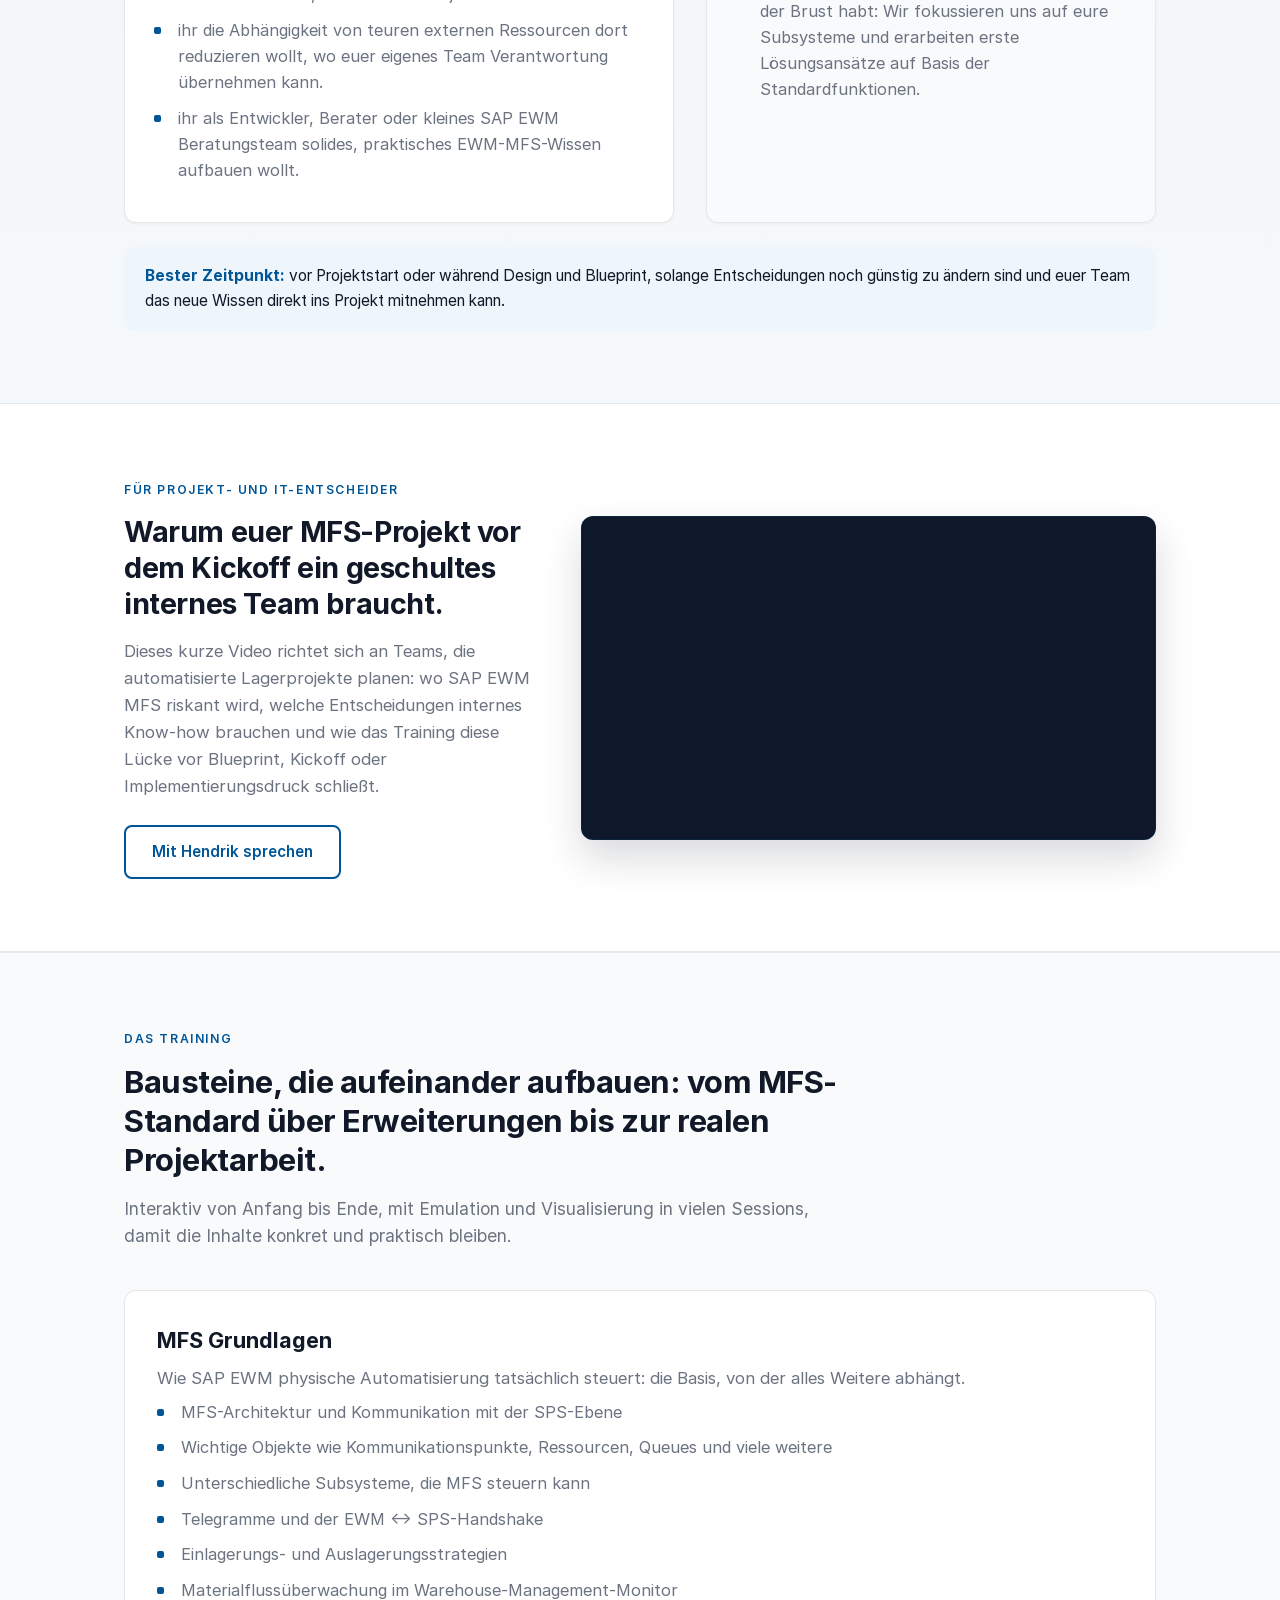
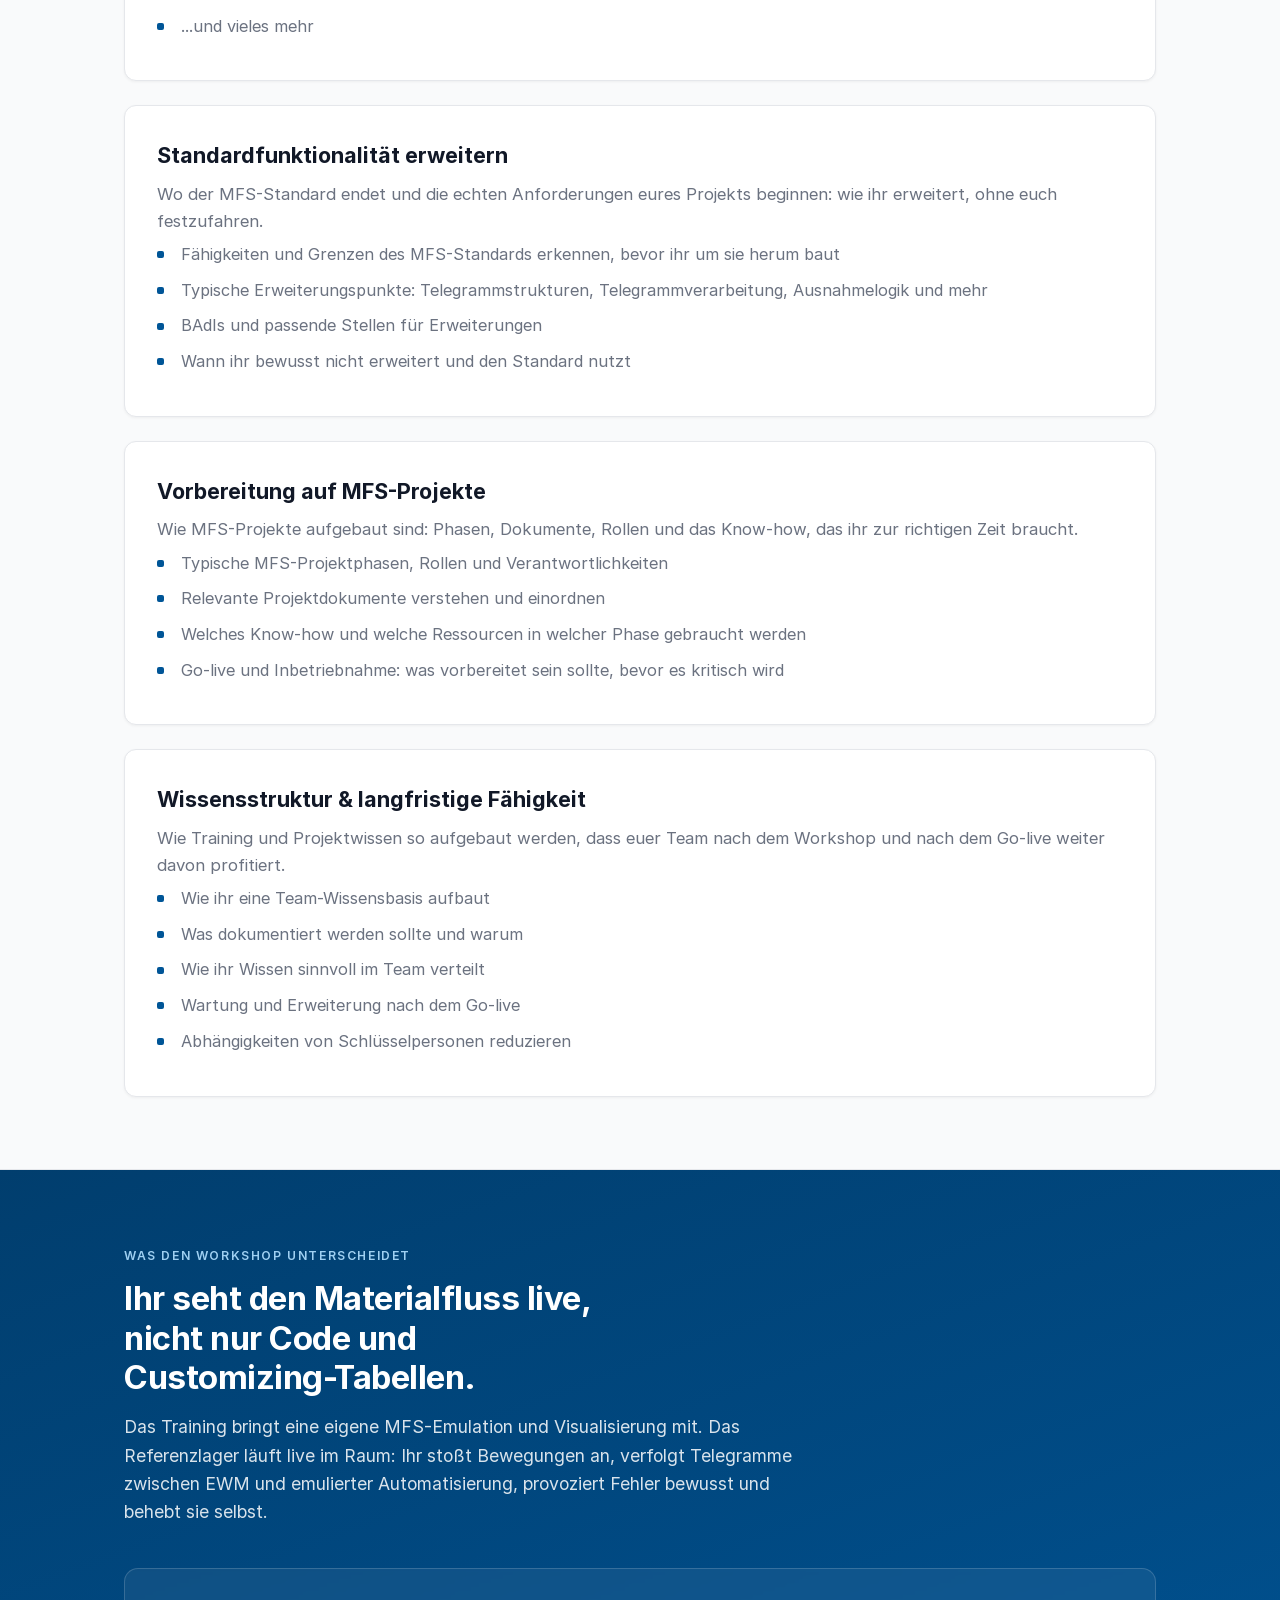
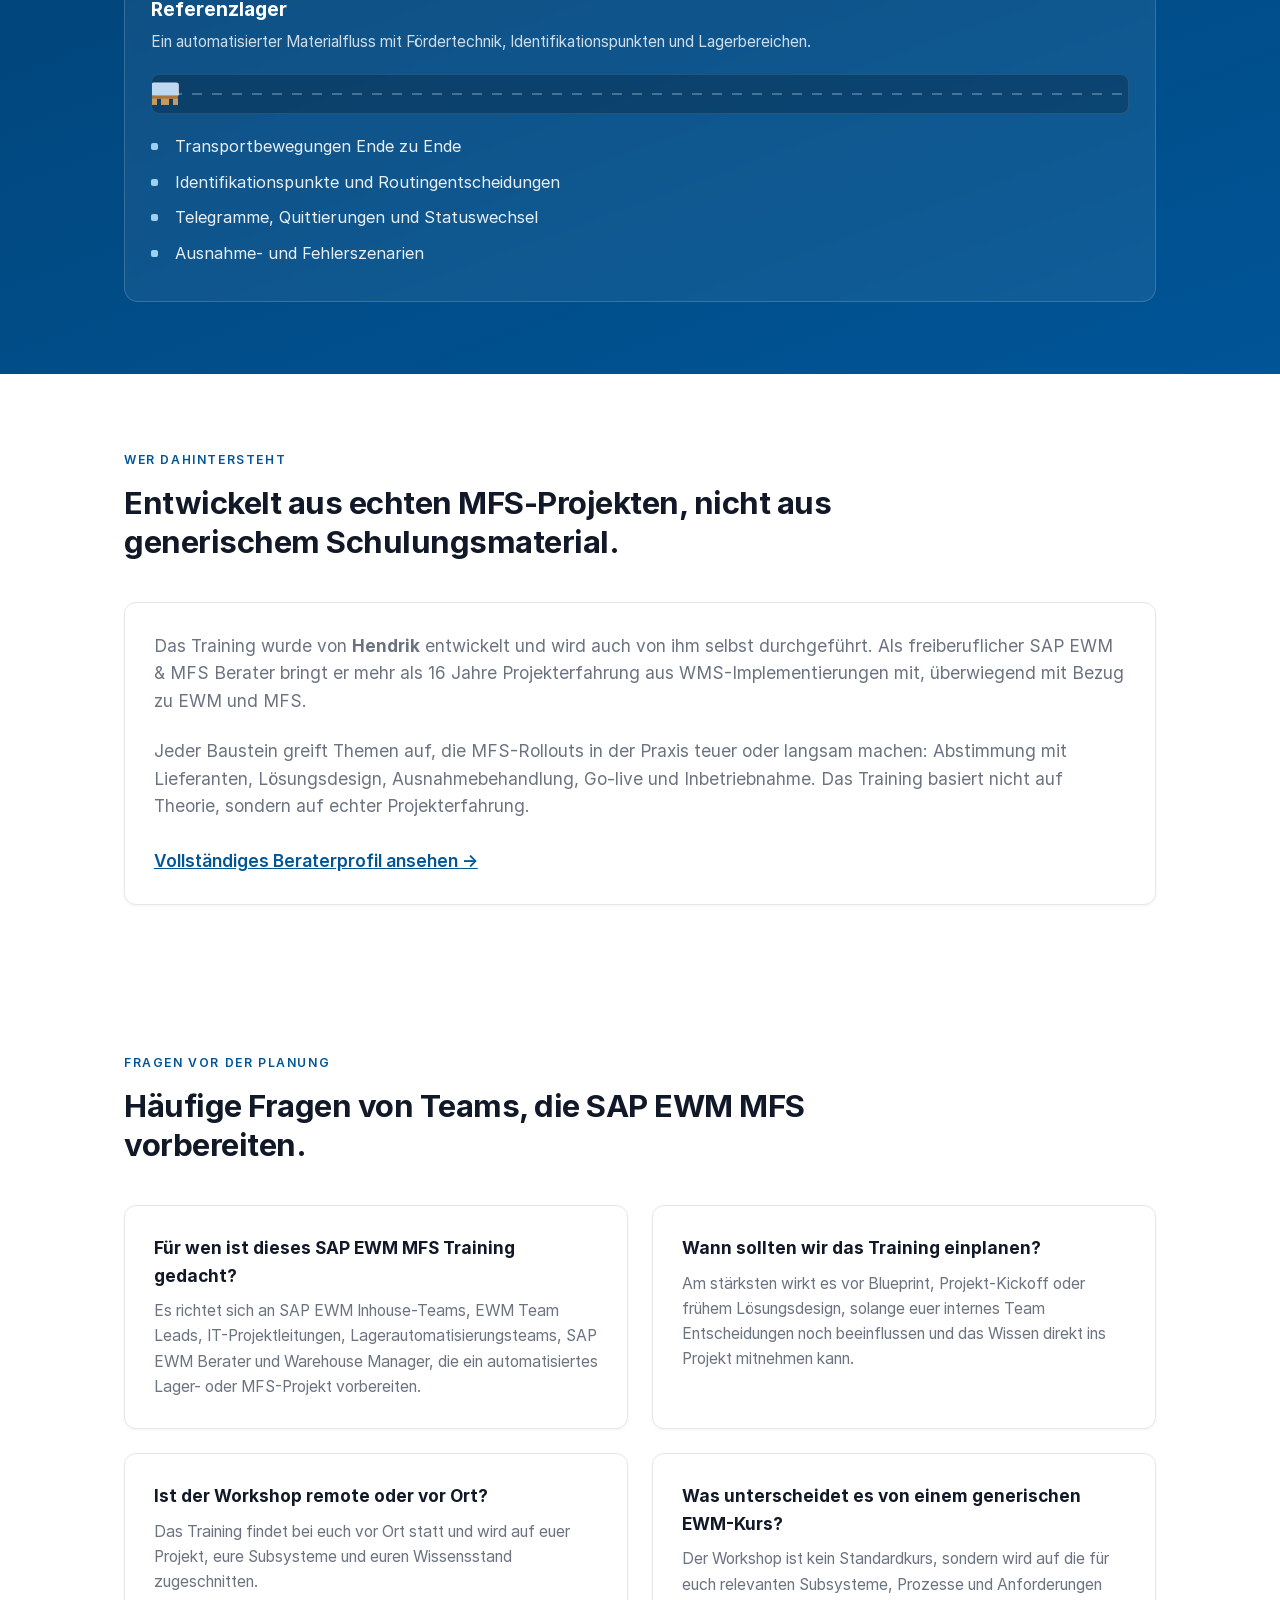
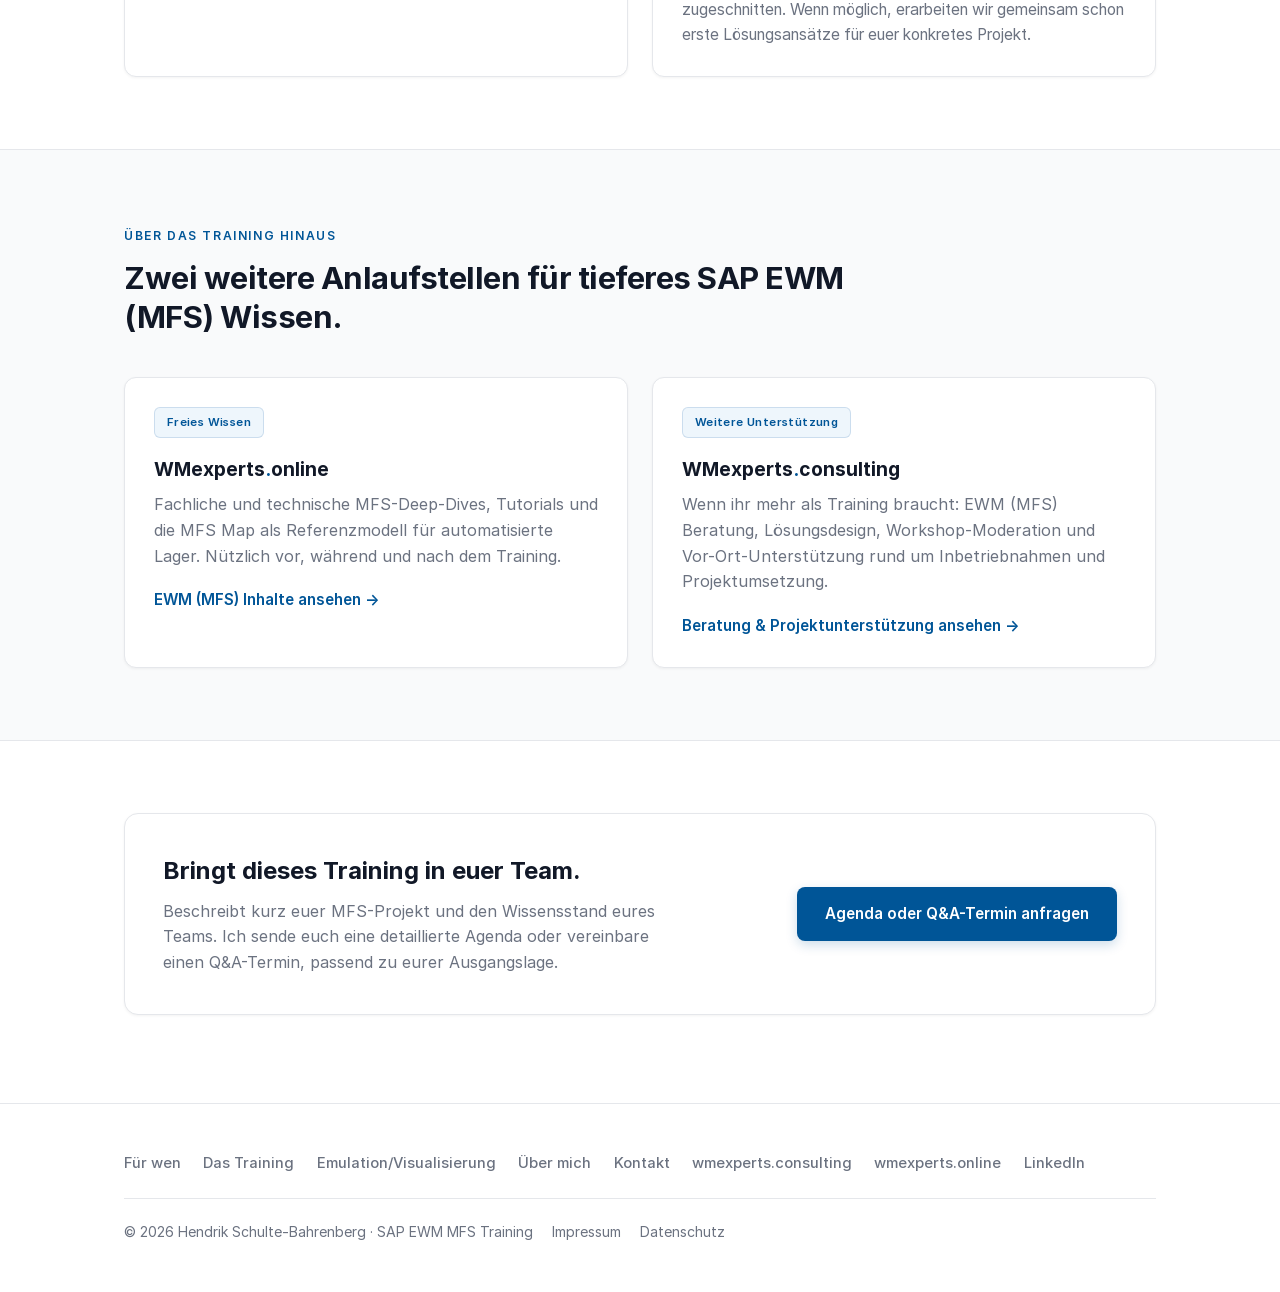
<file: index-de.html>
<!DOCTYPE html>
<html lang="de">
<head>
    <meta charset="UTF-8">
    <meta name="viewport" content="width=device-width, initial-scale=1.0">
    <title>SAP EWM MFS Training für Projektteams | mfs-training.com</title>
    <meta name="description" content="Werdet unabhängiger von externer Hilfe und bringt euer SAP EWM MFS-Projekt schneller und mit weniger Risiko an den Start. Vor-Ort-MFS-Training für interne Projektteams.">
    <meta name="robots" content="index, follow">
    <meta name="author" content="Hendrik Schulte-Bahrenberg">

    <meta property="og:type" content="website">
    <meta property="og:url" content="https://mfs-training.com/index-de.html">
    <meta property="og:title" content="SAP EWM MFS Training für Projektteams">
    <meta property="og:description" content="Bereitet euer internes SAP EWM Team vor Blueprint, Kickoff oder Implementierung auf MFS vor und reduziert Projektrisiko, Anlaufzeit und externe Abhängigkeit.">
    <meta property="og:locale" content="de_DE">

    <meta name="twitter:card" content="summary">
    <meta name="twitter:title" content="SAP EWM MFS Training für Projektteams">
    <meta name="twitter:description" content="Bereitet euer internes SAP EWM Team vor dem Kickoff vor und reduziert Projektrisiko, Anlaufzeit und externe Abhängigkeit.">

    <link rel="canonical" href="https://mfs-training.com/index-de.html">
    <link rel="alternate" hreflang="en" href="https://mfs-training.com/">
    <link rel="alternate" hreflang="de" href="https://mfs-training.com/index-de.html">
    <link rel="alternate" hreflang="x-default" href="https://mfs-training.com/">
    <link rel="stylesheet" href="./assets/fonts/inter.css">
    <link rel="stylesheet" href="./assets/css/site.css">
    <script src="./assets/js/site.js" defer></script>

    <script type="application/ld+json">
    {
        "@context": "https://schema.org",
        "@type": "Course",
        "name": "SAP EWM MFS Training",
        "description": "Vor-Ort-Training, das interne SAP EWM Teams auf MFS-Implementierung, SPS-Integration, automatisierte Lagerprojekte und die Projektvorbereitung vor Blueprint oder Kickoff vorbereitet.",
        "url": "https://mfs-training.com/index-de.html",
        "provider": {
            "@type": "Person",
            "name": "Hendrik Schulte-Bahrenberg",
            "url": "https://wmexperts.consulting/"
        },
        "educationalLevel": "Professional",
        "courseMode": "Onsite",
        "teaches": [
            "SAP EWM MFS Architektur",
            "SPS-Telegrammkommunikation",
            "SAP EWM MFS SPS-Integration",
            "MFS-Projektvorbereitung",
            "SAP EWM Implementierung für automatisierte Lager",
            "Materialfluss-Emulation und Tests",
            "Erweiterung der SAP EWM MFS Standardfunktionalität"
        ],
        "audience": {
            "@type": "Audience",
            "audienceType": "SAP EWM Inhouse-Teams, EWM Team Leads, IT-Projektleitungen, Lagerautomatisierungsteams, SAP EWM Berater und Warehouse Manager, die automatisierte Lagerprojekte vorbereiten"
        },
        "hasCourseInstance": {
            "@type": "CourseInstance",
            "courseMode": "Onsite",
            "location": {
                "@type": "Place",
                "name": "Vor-Ort-Durchführung für Firmenteams weltweit, mit Fokus auf Europa und DACH"
            },
            "instructor": {
                "@type": "Person",
                "name": "Hendrik Schulte-Bahrenberg",
                "url": "https://wmexperts.consulting/profile-de.html"
            }
        },
        "inLanguage": "de"
    }
    </script>

    <script type="application/ld+json">
    {
        "@context": "https://schema.org",
        "@type": "FAQPage",
        "mainEntity": [
            {
                "@type": "Question",
                "name": "Für wen ist das SAP EWM MFS Training gedacht?",
                "acceptedAnswer": {
                    "@type": "Answer",
                    "text": "Das Training ist für SAP EWM Inhouse-Teams, EWM Team Leads, IT-Projektleitungen, Lagerautomatisierungsteams, SAP EWM Berater und Warehouse Manager gedacht, die ein automatisiertes Lager- oder MFS-Projekt vorbereiten."
                }
            },
            {
                "@type": "Question",
                "name": "Wann sollte ein Team dieses Training durchführen?",
                "acceptedAnswer": {
                    "@type": "Answer",
                    "text": "Der beste Zeitpunkt ist vor dem Blueprint, vor dem Projekt-Kickoff oder in der frühen Lösungsfindung, solange das Team Entscheidungen noch beeinflussen und Abhängigkeiten von externen Implementierungsressourcen reduzieren kann."
                }
            },
            {
                "@type": "Question",
                "name": "Wird das Training remote oder vor Ort durchgeführt?",
                "acceptedAnswer": {
                    "@type": "Answer",
                    "text": "Das Training wird als Vor-Ort-Workshop für Firmen- und interne Projektteams durchgeführt."
                }
            },
            {
                "@type": "Question",
                "name": "Was unterscheidet diesen MFS-Workshop?",
                "acceptedAnswer": {
                    "@type": "Answer",
                    "text": "Der Workshop basiert auf realer SAP EWM MFS Projekterfahrung und nutzt Live-Emulation und Visualisierung, damit Teams praktisch mit Materialflussszenarien, Telegrammen, Ausnahmebehandlung und Projektvorbereitung arbeiten können."
                }
            }
        ]
    }
    </script>
</head>
<body>

    <header class="site-header">
        <div class="nav-wrap">
            <button class="menu-toggle" aria-label="Menü umschalten" aria-expanded="false" id="menuToggle">
                <span></span><span></span><span></span>
            </button>
            <nav class="main-nav" id="mainNav" aria-label="Hauptnavigation">
                <a href="#for-whom">Für wen</a>
                <a href="#training">Das Training</a>
                <a href="#emulation">Emulation/Visualisierung</a>
                <a href="#about">Über mich</a>
                <a href="#contact">Kontakt</a>
                <span class="language-switch" aria-label="Sprachauswahl">
                    <a href="./index.html" hreflang="en" lang="en" data-lang-choice="en">EN</a>
                    <span class="divider">/</span>
                    <a href="./index-de.html" class="active" hreflang="de" lang="de" data-lang-choice="de">DE</a>
                </span>
            </nav>
        </div>
    </header>

    <main>
        <section class="hero">
            <div class="container">
                <span class="eyebrow">SAP EWM &middot; Material Flow System Training</span>
                <h1>Werdet unabhängiger von externer Hilfe und bringt euer SAP EWM MFS-Projekt <span class="stall">schneller und mit weniger Risiko an den Start</span>.</h1>
                <p class="sub">Ein umfassendes Training bei euch vor Ort, das eurem internen Team praktisches MFS-Wissen vermittelt: Ihr lernt, Designs kritisch zu hinterfragen, mit Lieferanten auf Augenhöhe zu sprechen, vor Blueprint, Kickoff oder Implementierungsdruck bessere Entscheidungen zu treffen und das System auch nach dem Go-live sicher selbst zu beherrschen.</p>
                <div class="actions">
                    <a href="#contact" class="btn btn-primary">Individuelle Agenda anfragen</a>
                    <a href="#training" class="btn btn-secondary">Inhalte ansehen</a>
                </div>
                <div class="hero-values" aria-label="Nutzen des Trainings">
                    <div class="hero-value">
                        <strong>Projektrisiko früh reduzieren</strong>
                        <span>Ihr erkennt MFS-Designlücken, bevor daraus späte Blueprint-Änderungen oder Inbetriebnahmeprobleme werden.</span>
                    </div>
                    <div class="hero-value">
                        <strong>Interne Verantwortung stärken</strong>
                        <span>Euer Team baut eigenes MFS-Verständnis auf und wird im Projekt wie im Betrieb unabhängiger.</span>
                    </div>
                    <div class="hero-value">
                        <strong>Externe Hilfe gezielter einsetzen</strong>
                        <span>Ihr nutzt externe Unterstützung für kritische Entscheidungen, nicht für jede grundlegende MFS-Erklärung.</span>
                    </div>
                </div>
            </div>
        </section>

        <section id="for-whom">
            <div class="container">
                <div class="section-head">
                    <span class="eyebrow">Für wen</span>
                    <h2>Für Teams, die später wirklich im MFS-Projekt sitzen.</h2>
                </div>

                <div class="split">
                    <div class="panel">
                        <h3>Das Training passt, wenn...</h3>
                        <ul class="clean">
                            <li>ihr ein internes SAP EWM Team seid, das vor der Implementierung praktische MFS-Sicherheit braucht.</li>
                            <li>euer Lager EWM mit physischer Automatisierung verbindet, zum Beispiel Fördertechnik, Regalbediengeräte, Sorter oder Shuttles über SPS.</li>
                            <li>euer SAP EWM Team vor dem ersten oder nächsten MFS-Projekt steht.</li>
                            <li>ihr als Projekt- oder IT-Leitung euer Team vor dem Kickoff vorbereiten wollt, statt erst im Projekt zu lernen.</li>
                            <li>ihr die Abhängigkeit von teuren externen Ressourcen dort reduzieren wollt, wo euer eigenes Team Verantwortung übernehmen kann.</li>
                            <li>ihr als Entwickler, Berater oder kleines SAP EWM Beratungsteam solides, praktisches EWM-MFS-Wissen aufbauen wollt.</li>
                        </ul>
                    </div>
                    <div class="panel muted">
                        <h3>Es passt eher nicht, wenn...</h3>
                        <ul class="clean">
                            <li>ihr eine allgemeine EWM-Einführung sucht. Dieses Training ist MFS-spezifisch und setzt EWM-Basis-Know-how voraus.</li>
                            <li>in eurem Projekt keine Automatisierung im Umfang ist. Ohne praktische Anwendung werden die Inhalte nicht hängen bleiben.</li>
                            <li>ihr einen Remote- oder öffentlichen Standardkurs sucht. Dieser Workshop wird inhaltlich auf das zugeschnitten, was ihr vor der Brust habt: Wir fokussieren uns auf eure Subsysteme und erarbeiten erste Lösungsansätze auf Basis der Standardfunktionen.</li>
                        </ul>
                    </div>
                </div>

                <div class="timing">
                    <strong>Bester Zeitpunkt:</strong> vor Projektstart oder während Design und Blueprint, solange Entscheidungen noch günstig zu ändern sind und euer Team das neue Wissen direkt ins Projekt mitnehmen kann.
                </div>
            </div>
        </section>

        <section id="video" class="video-intro">
            <div class="container video-layout">
                <div class="video-copy">
                    <span class="eyebrow">Für Projekt- und IT-Entscheider</span>
                    <h2>Warum euer MFS-Projekt vor dem Kickoff ein geschultes internes Team braucht.</h2>
                    <p>Dieses kurze Video richtet sich an Teams, die automatisierte Lagerprojekte planen: wo SAP EWM MFS riskant wird, welche Entscheidungen internes Know-how brauchen und wie das Training diese Lücke vor Blueprint, Kickoff oder Implementierungsdruck schließt.</p>
                    <a href="#contact" class="btn btn-secondary">Mit Hendrik sprechen</a>
                </div>
                <div class="video-frame">
                    <iframe
                        src="https://www.youtube-nocookie.com/embed/ot51VUmhtoA"
                        title="SAP EWM MFS Trainingsvideo für Projektentscheider"
                        loading="lazy"
                        allow="accelerometer; autoplay; clipboard-write; encrypted-media; gyroscope; picture-in-picture; web-share"
                        referrerpolicy="strict-origin-when-cross-origin"
                        allowfullscreen></iframe>
                </div>
            </div>
        </section>

        <section id="training" style="background: var(--bg-light); border-top: 1px solid var(--border); border-bottom: 1px solid var(--border);">
            <div class="container">
                <div class="section-head">
                    <span class="eyebrow">Das Training</span>
                    <h2>Bausteine, die aufeinander aufbauen: vom MFS-Standard über Erweiterungen bis zur realen Projektarbeit.</h2>
                    <p>Interaktiv von Anfang bis Ende, mit Emulation und Visualisierung in vielen Sessions, damit die Inhalte konkret und praktisch bleiben.</p>
                </div>

                <div class="modules">
                    <article class="module">
                        <div>
                            <h3>MFS Grundlagen</h3>
                            <p class="lead">Wie SAP EWM physische Automatisierung tatsächlich steuert: die Basis, von der alles Weitere abhängt.</p>
                            <ul class="clean">
                                <li>MFS-Architektur und Kommunikation mit der SPS-Ebene</li>
                                <li>Wichtige Objekte wie Kommunikationspunkte, Ressourcen, Queues und viele weitere</li>
                                <li>Unterschiedliche Subsysteme, die MFS steuern kann</li>
                                <li>Telegramme und der EWM &harr; SPS-Handshake</li>
                                <li>Einlagerungs- und Auslagerungsstrategien</li>
                                <li>Materialflussüberwachung im Warehouse-Management-Monitor</li>
                                <li>...und vieles mehr</li>
                            </ul>
                        </div>
                    </article>

                    <article class="module">
                        <div>
                            <h3>Standardfunktionalität erweitern</h3>
                            <p class="lead">Wo der MFS-Standard endet und die echten Anforderungen eures Projekts beginnen: wie ihr erweitert, ohne euch festzufahren.</p>
                            <ul class="clean">
                                <li>Fähigkeiten und Grenzen des MFS-Standards erkennen, bevor ihr um sie herum baut</li>
                                <li>Typische Erweiterungspunkte: Telegrammstrukturen, Telegrammverarbeitung, Ausnahmelogik und mehr</li>
                                <li>BAdIs und passende Stellen für Erweiterungen</li>
                                <li>Wann ihr bewusst nicht erweitert und den Standard nutzt</li>
                            </ul>
                        </div>
                    </article>

                    <article class="module">
                        <div>
                            <h3>Vorbereitung auf MFS-Projekte</h3>
                            <p class="lead">Wie MFS-Projekte aufgebaut sind: Phasen, Dokumente, Rollen und das Know-how, das ihr zur richtigen Zeit braucht.</p>
                            <ul class="clean">
                                <li>Typische MFS-Projektphasen, Rollen und Verantwortlichkeiten</li>
                                <li>Relevante Projektdokumente verstehen und einordnen</li>
                                <li>Welches Know-how und welche Ressourcen in welcher Phase gebraucht werden</li>
                                <li>Go-live und Inbetriebnahme: was vorbereitet sein sollte, bevor es kritisch wird</li>
                            </ul>
                        </div>
                    </article>

                    <article class="module">
                        <div>
                            <h3>Wissensstruktur &amp; langfristige Fähigkeit</h3>
                            <p class="lead">Wie Training und Projektwissen so aufgebaut werden, dass euer Team nach dem Workshop und nach dem Go-live weiter davon profitiert.</p>
                            <ul class="clean">
                                <li>Wie ihr eine Team-Wissensbasis aufbaut</li>
                                <li>Was dokumentiert werden sollte und warum</li>
                                <li>Wie ihr Wissen sinnvoll im Team verteilt</li>
                                <li>Wartung und Erweiterung nach dem Go-live</li>
                                <li>Abhängigkeiten von Schlüsselpersonen reduzieren</li>
                            </ul>
                        </div>
                    </article>
                </div>
            </div>
        </section>

        <section id="emulation" class="emulation">
            <div class="container">
                <span class="eyebrow">Was den Workshop unterscheidet</span>
                <h2>Ihr seht den Materialfluss live, nicht nur Code und Customizing-Tabellen.</h2>
                <p class="sub">Das Training bringt eine eigene MFS-Emulation und Visualisierung mit. Das Referenzlager läuft live im Raum: Ihr stoßt Bewegungen an, verfolgt Telegramme zwischen EWM und emulierter Automatisierung, provoziert Fehler bewusst und behebt sie selbst.</p>

                <div class="warehouses">
                    <div class="wh">
                        <h3>Referenzlager</h3>
                        <p>Ein automatisierter Materialfluss mit Fördertechnik, Identifikationspunkten und Lagerbereichen.</p>
                        <div class="track pallet" aria-hidden="true">
                            <span class="unit"></span><span class="unit"></span><span class="unit"></span><span class="unit"></span>
                        </div>
                        <ul class="clean">
                            <li>Transportbewegungen Ende zu Ende</li>
                            <li>Identifikationspunkte und Routingentscheidungen</li>
                            <li>Telegramme, Quittierungen und Statuswechsel</li>
                            <li>Ausnahme- und Fehlerszenarien</li>
                        </ul>
                    </div>
                </div>
            </div>
        </section>

        <section id="emulation-service" class="es-placeholder" hidden aria-hidden="true" data-status="coming-soon">
            <div class="container">
                <div class="section-head">
                    <span class="eyebrow">Demnächst</span>
                    <h2>Die Emulation selbst online nutzen.</h2>
                    <p>Zugriff auf die MFS-Emulation direkt über diese Seite, unabhängig vom Präsenztraining.</p>
                </div>
                <button class="btn btn-primary" disabled>Benachrichtigen</button>
            </div>
        </section>

        <section id="about" class="credibility">
            <div class="container">
                <div class="section-head">
                    <span class="eyebrow">Wer dahintersteht</span>
                    <h2>Entwickelt aus echten MFS-Projekten, nicht aus generischem Schulungsmaterial.</h2>
                </div>
                <div class="panel">
                    <p>Das Training wurde von <strong>Hendrik</strong> entwickelt und wird auch von ihm selbst durchgeführt. Als freiberuflicher SAP EWM &amp; MFS Berater bringt er mehr als 16 Jahre Projekterfahrung aus WMS-Implementierungen mit, überwiegend mit Bezug zu EWM und MFS.</p>
                    <p>Jeder Baustein greift Themen auf, die MFS-Rollouts in der Praxis teuer oder langsam machen: Abstimmung mit Lieferanten, Lösungsdesign, Ausnahmebehandlung, Go-live und Inbetriebnahme. Das Training basiert nicht auf Theorie, sondern auf echter Projekterfahrung.</p>
                    <p style="margin-top:1.3rem;"><a href="https://wmexperts.consulting/profile-de.html" target="_blank" rel="noopener" style="font-weight:600;">Vollständiges Beraterprofil ansehen &rarr;</a></p>
                </div>
            </div>
        </section>

        <section id="faq">
            <div class="container">
                <div class="section-head">
                    <span class="eyebrow">Fragen vor der Planung</span>
                    <h2>Häufige Fragen von Teams, die SAP EWM MFS vorbereiten.</h2>
                </div>
                <div class="faq-grid">
                    <article class="panel faq-item">
                        <h3>Für wen ist dieses SAP EWM MFS Training gedacht?</h3>
                        <p>Es richtet sich an SAP EWM Inhouse-Teams, EWM Team Leads, IT-Projektleitungen, Lagerautomatisierungsteams, SAP EWM Berater und Warehouse Manager, die ein automatisiertes Lager- oder MFS-Projekt vorbereiten.</p>
                    </article>
                    <article class="panel faq-item">
                        <h3>Wann sollten wir das Training einplanen?</h3>
                        <p>Am stärksten wirkt es vor Blueprint, Projekt-Kickoff oder frühem Lösungsdesign, solange euer internes Team Entscheidungen noch beeinflussen und das Wissen direkt ins Projekt mitnehmen kann.</p>
                    </article>
                    <article class="panel faq-item">
                        <h3>Ist der Workshop remote oder vor Ort?</h3>
                        <p>Das Training findet bei euch vor Ort statt und wird auf euer Projekt, eure Subsysteme und euren Wissensstand zugeschnitten.</p>
                    </article>
                    <article class="panel faq-item">
                        <h3>Was unterscheidet es von einem generischen EWM-Kurs?</h3>
                        <p>Der Workshop ist kein Standardkurs, sondern wird auf die für euch relevanten Subsysteme, Prozesse und Anforderungen zugeschnitten. Wenn möglich, erarbeiten wir gemeinsam schon erste Lösungsansätze für euer konkretes Projekt.</p>
                    </article>
                </div>
            </div>
        </section>

        <section style="background: var(--bg-light); border-top: 1px solid var(--border); border-bottom: 1px solid var(--border);">
            <div class="container">
                <div class="section-head">
                    <span class="eyebrow">Über das Training hinaus</span>
                    <h2>Zwei weitere Anlaufstellen für tieferes SAP EWM (MFS) Wissen.</h2>
                </div>
                <div class="paths">
                    <a href="https://wmexperts.online" target="_blank" rel="noopener" class="path-card">
                        <span class="tag">Freies Wissen</span>
                        <h3>WMexperts<span class="dot">.</span>online</h3>
                        <p>Fachliche und technische MFS-Deep-Dives, Tutorials und die MFS Map als Referenzmodell für automatisierte Lager. Nützlich vor, während und nach dem Training.</p>
                        <span class="go">EWM (MFS) Inhalte ansehen &rarr;</span>
                    </a>
                    <a href="https://wmexperts.consulting" target="_blank" rel="noopener" class="path-card">
                        <span class="tag">Weitere Unterstützung</span>
                        <h3>WMexperts<span class="dot">.</span>consulting</h3>
                        <p>Wenn ihr mehr als Training braucht: EWM (MFS) Beratung, Lösungsdesign, Workshop-Moderation und Vor-Ort-Unterstützung rund um Inbetriebnahmen und Projektumsetzung.</p>
                        <span class="go">Beratung &amp; Projektunterstützung ansehen &rarr;</span>
                    </a>
                </div>
            </div>
        </section>

        <section id="contact">
            <div class="container">
                <div class="cta-subtle">
                    <div>
                        <h3>Bringt dieses Training in euer Team.</h3>
                        <p>Beschreibt kurz euer MFS-Projekt und den Wissensstand eures Teams. Ich sende euch eine detaillierte Agenda oder vereinbare einen Q&amp;A-Termin, passend zu eurer Ausgangslage.</p>
                    </div>
                    <a href="https://wmexperts.consulting/contact-de.html" class="btn btn-primary">Agenda oder Q&amp;A-Termin anfragen</a>
                </div>
            </div>
        </section>
    </main>

    <footer class="site-footer">
        <div class="footer-inner">
            <div class="footer-links">
                <a href="#for-whom">Für wen</a>
                <a href="#training">Das Training</a>
                <a href="#emulation">Emulation/Visualisierung</a>
                <a href="#about">Über mich</a>
                <a href="#contact">Kontakt</a>
                <a href="https://wmexperts.consulting" target="_blank" rel="noopener">wmexperts.consulting</a>
                <a href="https://wmexperts.online" target="_blank" rel="noopener">wmexperts.online</a>
                <a href="https://www.linkedin.com/in/hendrik-schulte-bahrenberg-9a415339/" target="_blank" rel="noopener">LinkedIn</a>
            </div>
            <div class="footer-meta">
                <span>&copy; 2026 Hendrik Schulte-Bahrenberg &middot; SAP EWM MFS Training</span>
                <a href="/imprint-de.html">Impressum</a>
                <a href="/privacy-de.html">Datenschutz</a>
            </div>
        </div>
    </footer>

    <div id="cookie-banner" role="dialog" aria-label="Cookie-Einwilligung">
        <p>Diese Website nutzt Google Analytics, um das Besucherverhalten zu verstehen. Es wird nichts geladen, bevor ihr zustimmt. Details stehen in der <a href="/privacy-de.html" style="color: var(--sap-blue);">Datenschutzerklärung</a>.</p>
        <div class="cookie-actions">
            <button class="decline" onclick="declineCookies()">Ablehnen</button>
            <button class="accept" onclick="acceptCookies()">Akzeptieren</button>
        </div>
    </div>

    <script>
        (function () {
            const toggle = document.getElementById('menuToggle');
            const nav = document.getElementById('mainNav');
            if (!toggle || !nav) return;
            toggle.addEventListener('click', function () {
                const open = toggle.classList.toggle('open');
                nav.classList.toggle('open');
                toggle.setAttribute('aria-expanded', open ? 'true' : 'false');
            });
            nav.querySelectorAll('a').forEach(function (a) {
                a.addEventListener('click', function () {
                    toggle.classList.remove('open');
                    nav.classList.remove('open');
                    toggle.setAttribute('aria-expanded', 'false');
                });
            });
        })();

        const GA_ID = 'G-XXXXXXXXXX';
        function loadGA() {
            if (GA_ID === 'G-XXXXXXXXXX' || !GA_ID) return;
            const s = document.createElement('script');
            s.async = true;
            s.src = 'https://www.googletagmanager.com/gtag/js?id=' + GA_ID;
            document.head.appendChild(s);
            window.dataLayer = window.dataLayer || [];
            function gtag(){ dataLayer.push(arguments); }
            gtag('js', new Date());
            gtag('config', GA_ID, { anonymize_ip: true });
        }
        function acceptCookies() {
            localStorage.setItem('mfs-cookie-consent', 'accepted');
            document.getElementById('cookie-banner').classList.remove('show');
            loadGA();
        }
        function declineCookies() {
            localStorage.setItem('mfs-cookie-consent', 'declined');
            document.getElementById('cookie-banner').classList.remove('show');
        }
        window.addEventListener('DOMContentLoaded', function () {
            const consent = localStorage.getItem('mfs-cookie-consent');
            const banner = document.getElementById('cookie-banner');
            if (!consent) { banner.classList.add('show'); }
            else if (consent === 'accepted') { loadGA(); }
        });
    </script>

</body>
</html>
</file>
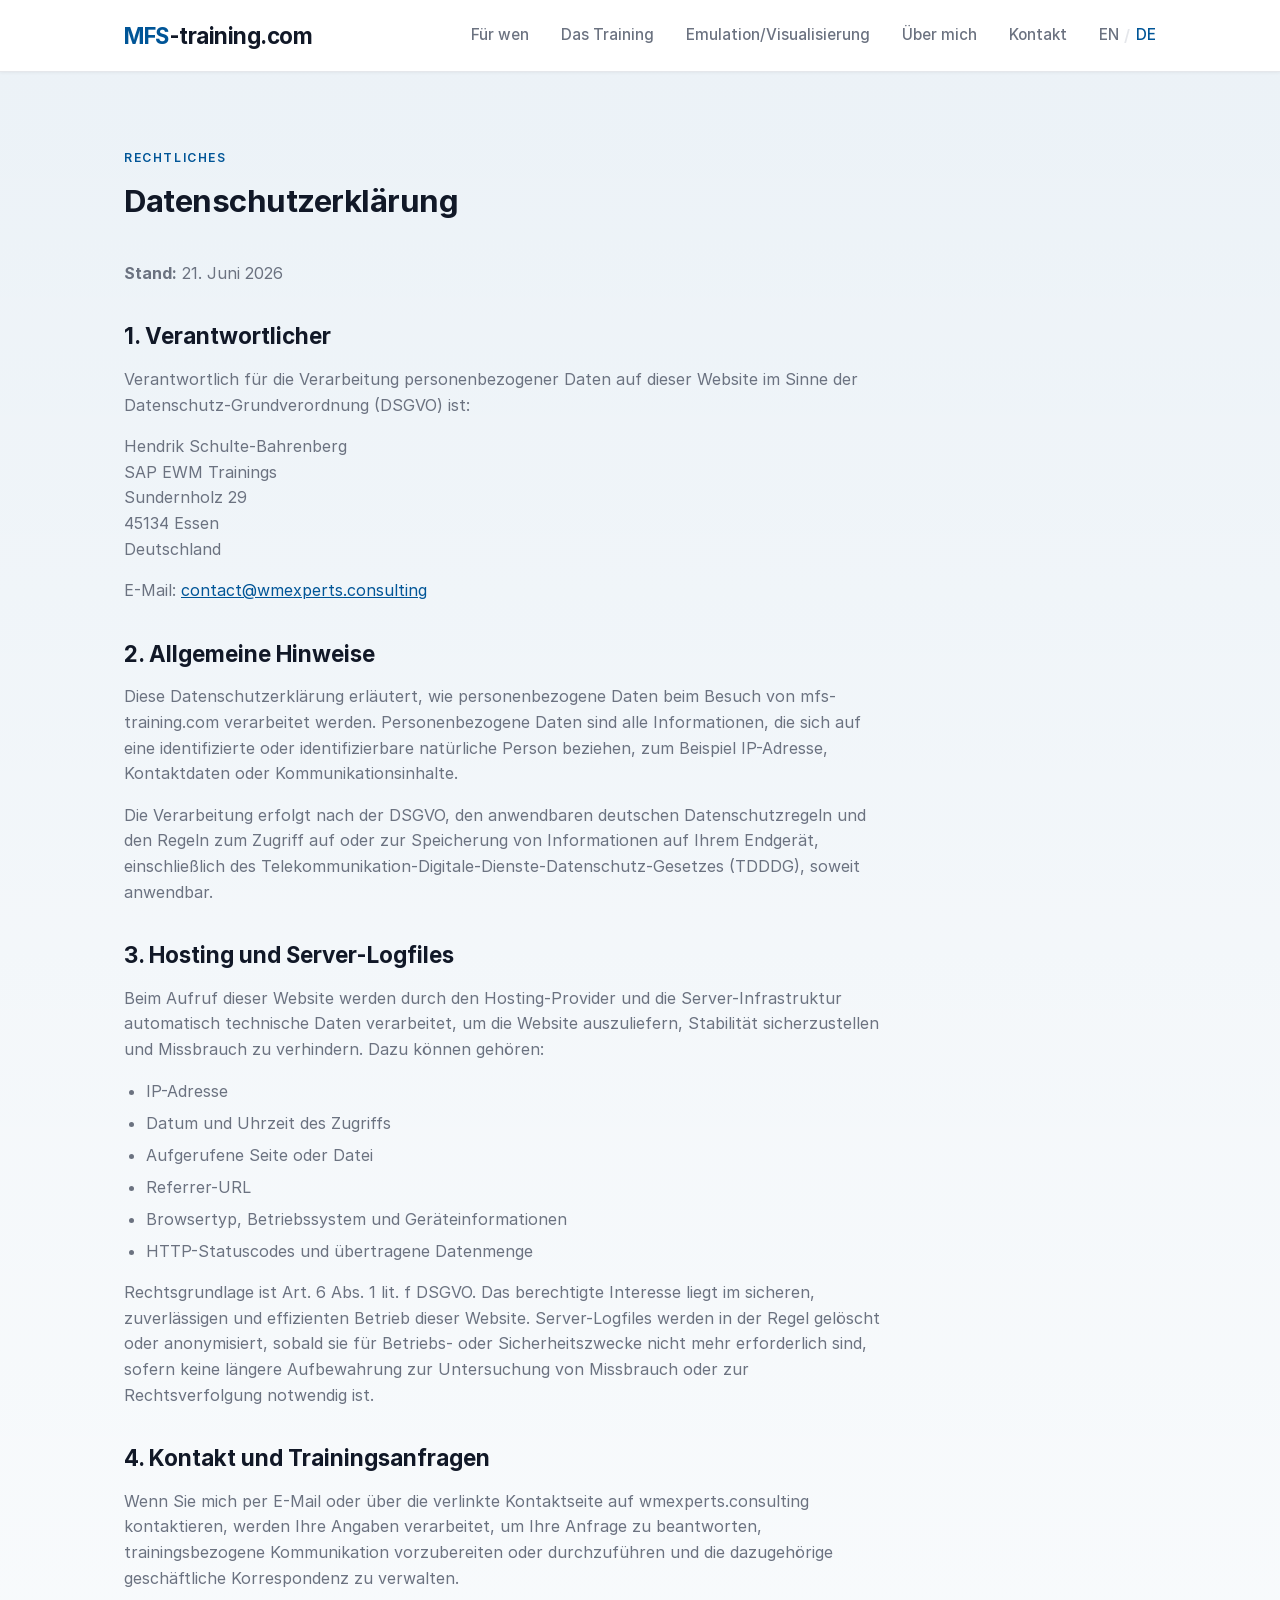
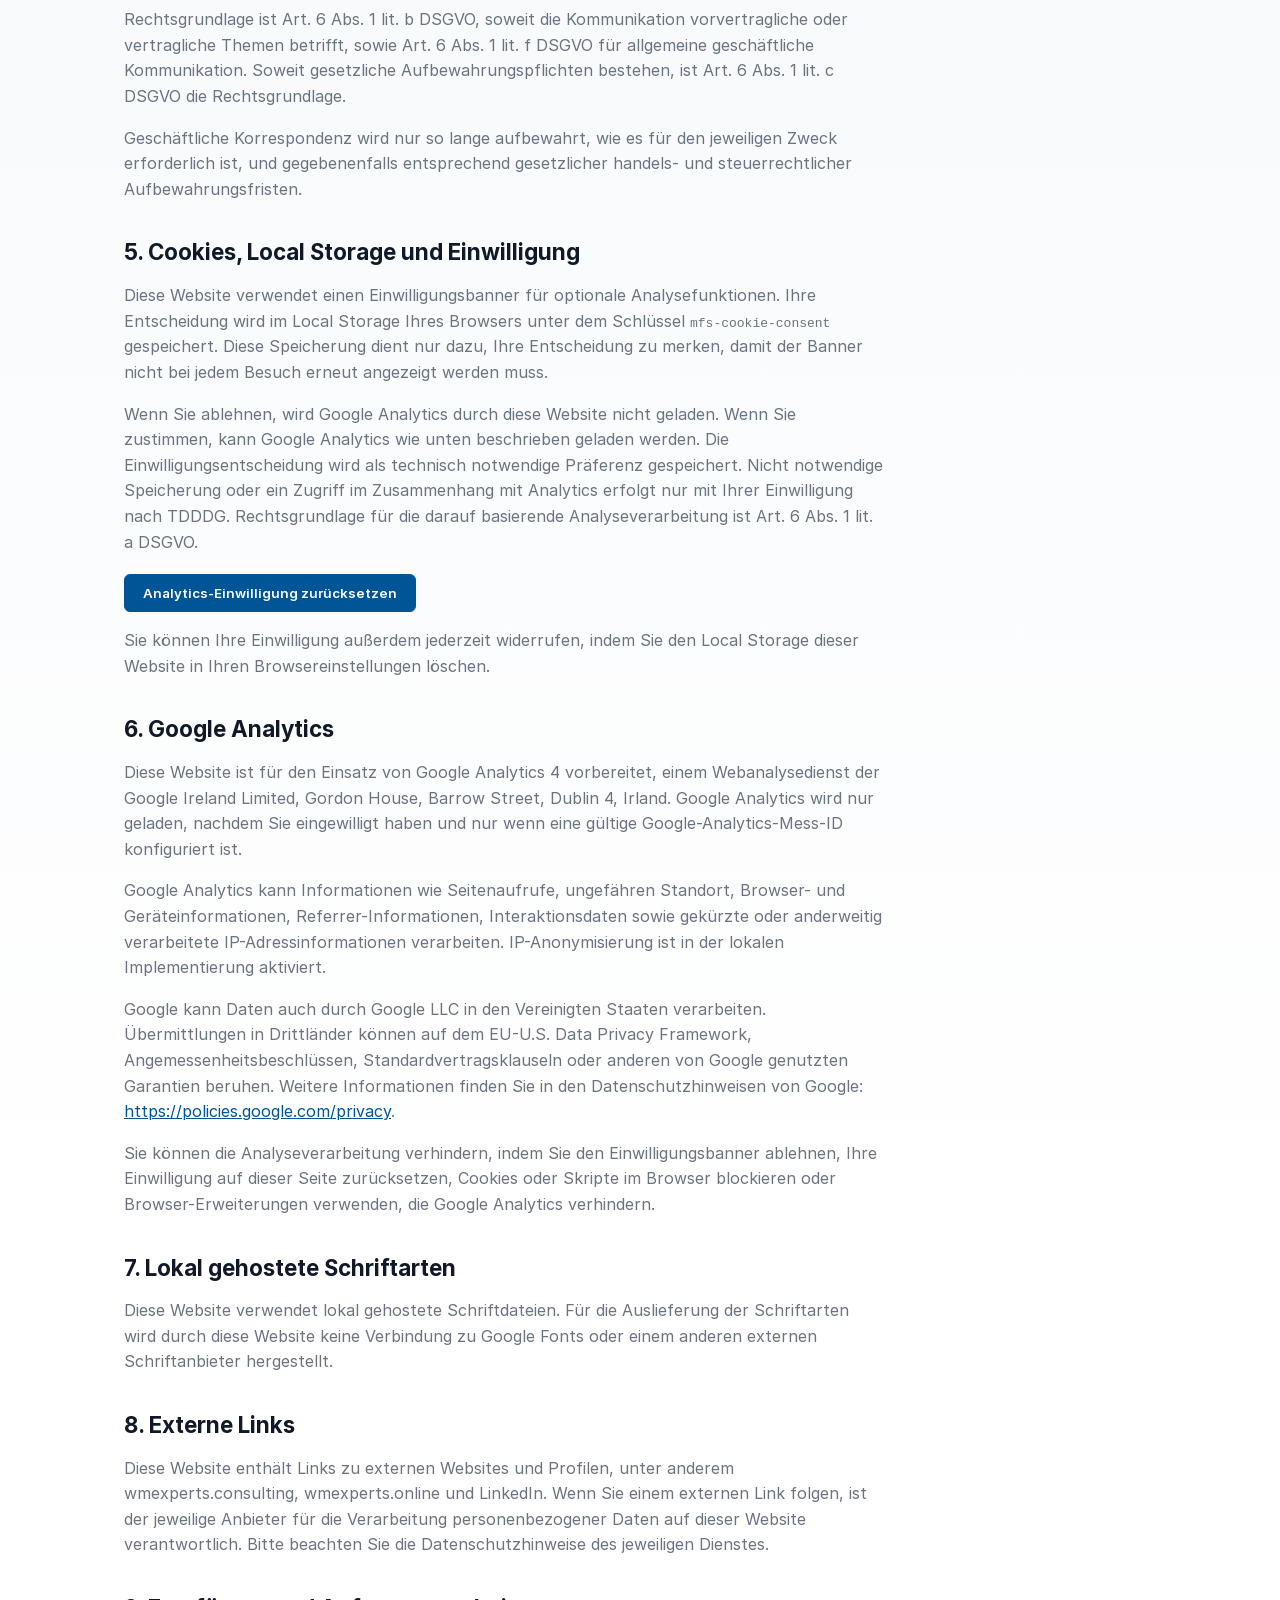
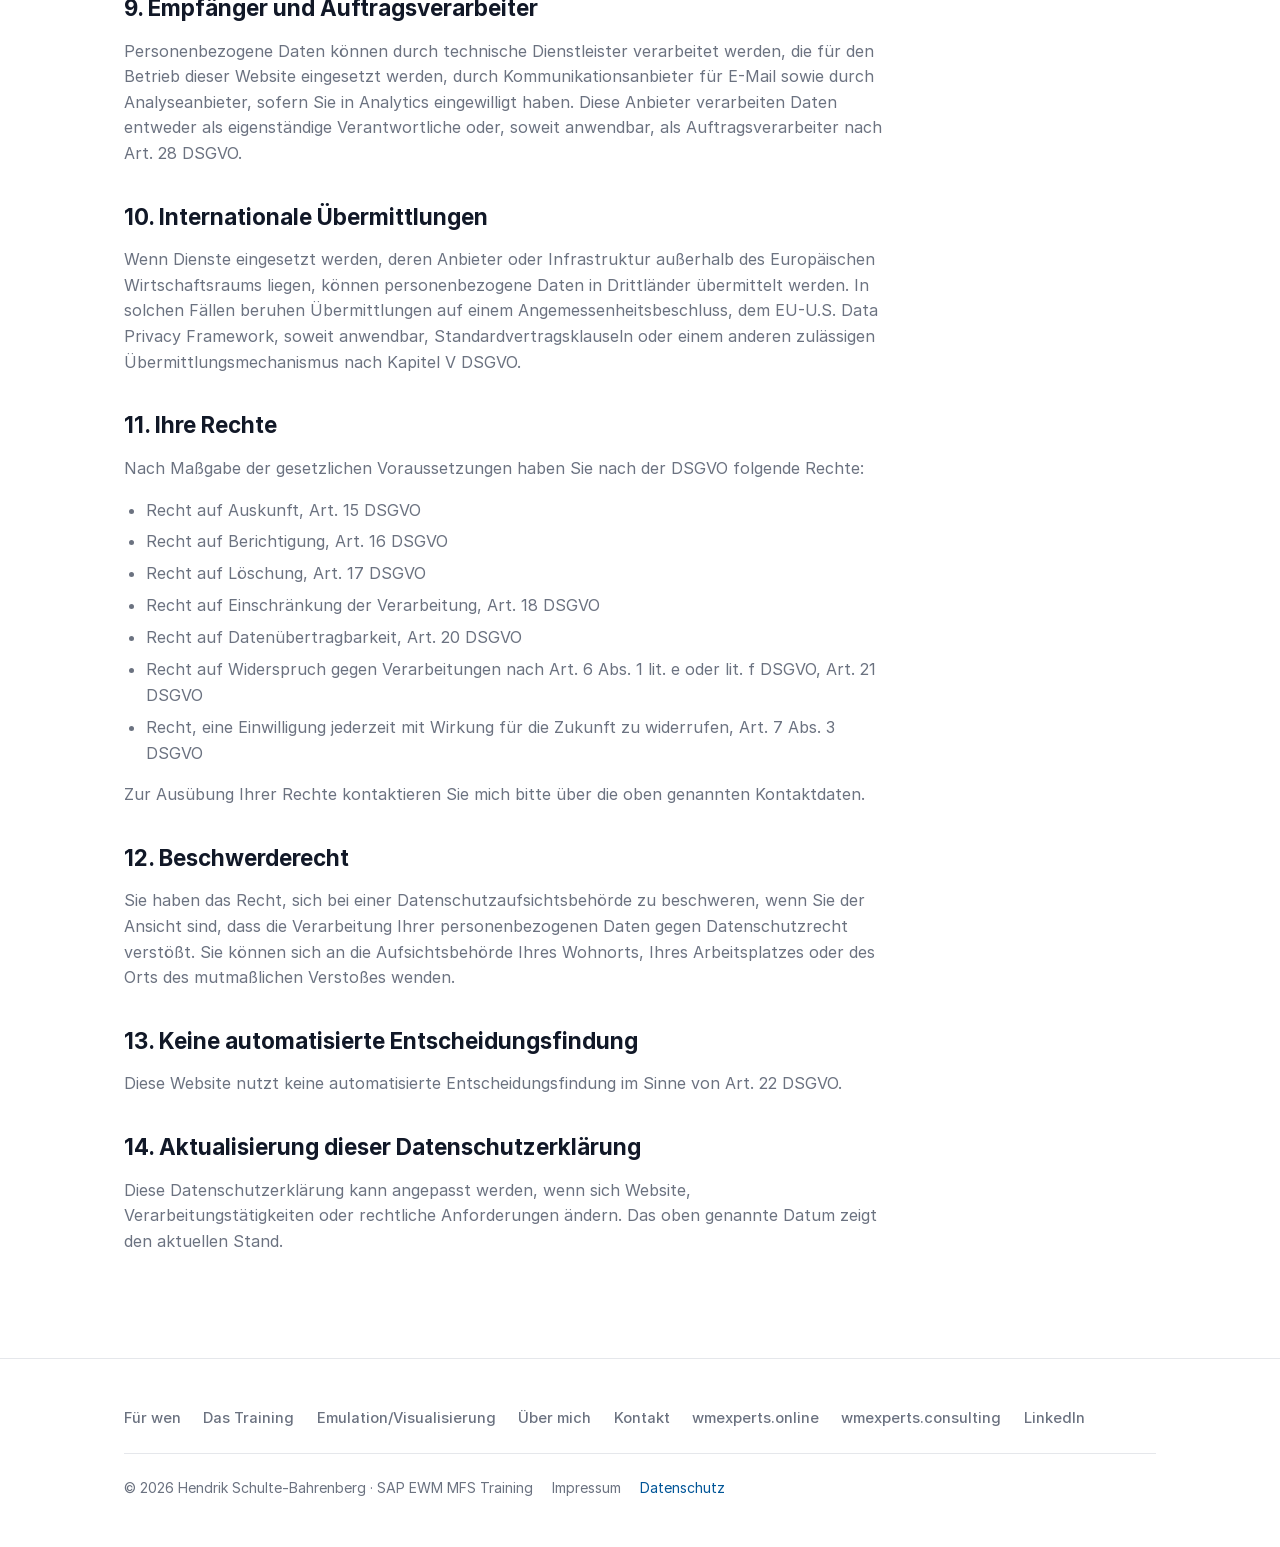
<file: privacy-de.html>
<!DOCTYPE html>
<html lang="de">
<head>
    <meta charset="UTF-8">
    <meta name="viewport" content="width=device-width, initial-scale=1.0">
    <title>Datenschutzerklärung | mfs-training.com</title>
    <meta name="description" content="Datenschutzerklärung für mfs-training.com und Informationen zur Verarbeitung von Besucherdaten.">
    <meta name="robots" content="noindex, follow">
    <meta name="author" content="Hendrik Schulte-Bahrenberg">

    <link rel="canonical" href="https://mfs-training.com/privacy-de.html">
    <link rel="alternate" hreflang="en" href="https://mfs-training.com/privacy.html">
    <link rel="alternate" hreflang="de" href="https://mfs-training.com/privacy-de.html">
    <link rel="alternate" hreflang="x-default" href="https://mfs-training.com/privacy.html">
    <link rel="stylesheet" href="./assets/fonts/inter.css">
    <link rel="stylesheet" href="./assets/css/site.css">
    <script src="./assets/js/site.js" defer></script>
</head>
<body class="legal-page">

    <header class="site-header">
        <div class="nav-wrap">
            <a href="/index-de.html" class="logo">MFS<span class="logo-secondary">-training.com</span></a>
            <button class="menu-toggle" aria-label="Menü umschalten" aria-expanded="false" id="menuToggle">
                <span></span><span></span><span></span>
            </button>
            <nav class="main-nav" id="mainNav" aria-label="Hauptnavigation">
                <a href="/index-de.html#for-whom">Für wen</a>
                <a href="/index-de.html#training">Das Training</a>
                <a href="/index-de.html#emulation">Emulation/Visualisierung</a>
                <a href="/index-de.html#about">Über mich</a>
                <a href="/index-de.html#contact">Kontakt</a>
                <span class="language-switch" aria-label="Sprachauswahl">
                    <a href="/privacy.html" hreflang="en" lang="en" data-lang-choice="en">EN</a>
                    <span class="divider">/</span>
                    <a href="/privacy-de.html" class="active" hreflang="de" lang="de" data-lang-choice="de">DE</a>
                </span>
            </nav>
        </div>
    </header>

    <main>
        <section>
            <div class="container">
                <div class="section-head">
                    <span class="eyebrow">Rechtliches</span>
                    <h1>Datenschutzerklärung</h1>
                </div>

                <div class="legal-content">
                    <p><strong>Stand:</strong> 21. Juni 2026</p>

                    <h2>1. Verantwortlicher</h2>
                    <p>Verantwortlich für die Verarbeitung personenbezogener Daten auf dieser Website im Sinne der Datenschutz-Grundverordnung (DSGVO) ist:</p>
                    <p>Hendrik Schulte-Bahrenberg<br>
                    SAP EWM Trainings<br>
                    Sundernholz 29<br>
                    45134 Essen<br>
                    Deutschland</p>
                    <p>E-Mail: <a href="mailto:contact@wmexperts.consulting">contact@wmexperts.consulting</a></p>

                    <h2>2. Allgemeine Hinweise</h2>
                    <p>Diese Datenschutzerklärung erläutert, wie personenbezogene Daten beim Besuch von mfs-training.com verarbeitet werden. Personenbezogene Daten sind alle Informationen, die sich auf eine identifizierte oder identifizierbare natürliche Person beziehen, zum Beispiel IP-Adresse, Kontaktdaten oder Kommunikationsinhalte.</p>
                    <p>Die Verarbeitung erfolgt nach der DSGVO, den anwendbaren deutschen Datenschutzregeln und den Regeln zum Zugriff auf oder zur Speicherung von Informationen auf Ihrem Endgerät, einschließlich des Telekommunikation-Digitale-Dienste-Datenschutz-Gesetzes (TDDDG), soweit anwendbar.</p>

                    <h2>3. Hosting und Server-Logfiles</h2>
                    <p>Beim Aufruf dieser Website werden durch den Hosting-Provider und die Server-Infrastruktur automatisch technische Daten verarbeitet, um die Website auszuliefern, Stabilität sicherzustellen und Missbrauch zu verhindern. Dazu können gehören:</p>
                    <ul>
                        <li>IP-Adresse</li>
                        <li>Datum und Uhrzeit des Zugriffs</li>
                        <li>Aufgerufene Seite oder Datei</li>
                        <li>Referrer-URL</li>
                        <li>Browsertyp, Betriebssystem und Geräteinformationen</li>
                        <li>HTTP-Statuscodes und übertragene Datenmenge</li>
                    </ul>
                    <p>Rechtsgrundlage ist Art. 6 Abs. 1 lit. f DSGVO. Das berechtigte Interesse liegt im sicheren, zuverlässigen und effizienten Betrieb dieser Website. Server-Logfiles werden in der Regel gelöscht oder anonymisiert, sobald sie für Betriebs- oder Sicherheitszwecke nicht mehr erforderlich sind, sofern keine längere Aufbewahrung zur Untersuchung von Missbrauch oder zur Rechtsverfolgung notwendig ist.</p>

                    <h2>4. Kontakt und Trainingsanfragen</h2>
                    <p>Wenn Sie mich per E-Mail oder über die verlinkte Kontaktseite auf wmexperts.consulting kontaktieren, werden Ihre Angaben verarbeitet, um Ihre Anfrage zu beantworten, trainingsbezogene Kommunikation vorzubereiten oder durchzuführen und die dazugehörige geschäftliche Korrespondenz zu verwalten.</p>
                    <p>Rechtsgrundlage ist Art. 6 Abs. 1 lit. b DSGVO, soweit die Kommunikation vorvertragliche oder vertragliche Themen betrifft, sowie Art. 6 Abs. 1 lit. f DSGVO für allgemeine geschäftliche Kommunikation. Soweit gesetzliche Aufbewahrungspflichten bestehen, ist Art. 6 Abs. 1 lit. c DSGVO die Rechtsgrundlage.</p>
                    <p>Geschäftliche Korrespondenz wird nur so lange aufbewahrt, wie es für den jeweiligen Zweck erforderlich ist, und gegebenenfalls entsprechend gesetzlicher handels- und steuerrechtlicher Aufbewahrungsfristen.</p>

                    <h2>5. Cookies, Local Storage und Einwilligung</h2>
                    <p>Diese Website verwendet einen Einwilligungsbanner für optionale Analysefunktionen. Ihre Entscheidung wird im Local Storage Ihres Browsers unter dem Schlüssel <code>mfs-cookie-consent</code> gespeichert. Diese Speicherung dient nur dazu, Ihre Entscheidung zu merken, damit der Banner nicht bei jedem Besuch erneut angezeigt werden muss.</p>
                    <p>Wenn Sie ablehnen, wird Google Analytics durch diese Website nicht geladen. Wenn Sie zustimmen, kann Google Analytics wie unten beschrieben geladen werden. Die Einwilligungsentscheidung wird als technisch notwendige Präferenz gespeichert. Nicht notwendige Speicherung oder ein Zugriff im Zusammenhang mit Analytics erfolgt nur mit Ihrer Einwilligung nach TDDDG. Rechtsgrundlage für die darauf basierende Analyseverarbeitung ist Art. 6 Abs. 1 lit. a DSGVO.</p>
                    <button type="button" class="privacy-action" onclick="localStorage.removeItem('mfs-cookie-consent'); alert('Ihre Analytics-Einwilligung für mfs-training.com wurde zurückgesetzt. Der Banner wird beim nächsten Besuch der Startseite erneut angezeigt.');">Analytics-Einwilligung zurücksetzen</button>
                    <p>Sie können Ihre Einwilligung außerdem jederzeit widerrufen, indem Sie den Local Storage dieser Website in Ihren Browsereinstellungen löschen.</p>

                    <h2>6. Google Analytics</h2>
                    <p>Diese Website ist für den Einsatz von Google Analytics 4 vorbereitet, einem Webanalysedienst der Google Ireland Limited, Gordon House, Barrow Street, Dublin 4, Irland. Google Analytics wird nur geladen, nachdem Sie eingewilligt haben und nur wenn eine gültige Google-Analytics-Mess-ID konfiguriert ist.</p>
                    <p>Google Analytics kann Informationen wie Seitenaufrufe, ungefähren Standort, Browser- und Geräteinformationen, Referrer-Informationen, Interaktionsdaten sowie gekürzte oder anderweitig verarbeitete IP-Adressinformationen verarbeiten. IP-Anonymisierung ist in der lokalen Implementierung aktiviert.</p>
                    <p>Google kann Daten auch durch Google LLC in den Vereinigten Staaten verarbeiten. Übermittlungen in Drittländer können auf dem EU-U.S. Data Privacy Framework, Angemessenheitsbeschlüssen, Standardvertragsklauseln oder anderen von Google genutzten Garantien beruhen. Weitere Informationen finden Sie in den Datenschutzhinweisen von Google: <a href="https://policies.google.com/privacy" target="_blank" rel="noopener">https://policies.google.com/privacy</a>.</p>
                    <p>Sie können die Analyseverarbeitung verhindern, indem Sie den Einwilligungsbanner ablehnen, Ihre Einwilligung auf dieser Seite zurücksetzen, Cookies oder Skripte im Browser blockieren oder Browser-Erweiterungen verwenden, die Google Analytics verhindern.</p>

                    <h2>7. Lokal gehostete Schriftarten</h2>
                    <p>Diese Website verwendet lokal gehostete Schriftdateien. Für die Auslieferung der Schriftarten wird durch diese Website keine Verbindung zu Google Fonts oder einem anderen externen Schriftanbieter hergestellt.</p>

                    <h2>8. Externe Links</h2>
                    <p>Diese Website enthält Links zu externen Websites und Profilen, unter anderem wmexperts.consulting, wmexperts.online und LinkedIn. Wenn Sie einem externen Link folgen, ist der jeweilige Anbieter für die Verarbeitung personenbezogener Daten auf dieser Website verantwortlich. Bitte beachten Sie die Datenschutzhinweise des jeweiligen Dienstes.</p>

                    <h2>9. Empfänger und Auftragsverarbeiter</h2>
                    <p>Personenbezogene Daten können durch technische Dienstleister verarbeitet werden, die für den Betrieb dieser Website eingesetzt werden, durch Kommunikationsanbieter für E-Mail sowie durch Analyseanbieter, sofern Sie in Analytics eingewilligt haben. Diese Anbieter verarbeiten Daten entweder als eigenständige Verantwortliche oder, soweit anwendbar, als Auftragsverarbeiter nach Art. 28 DSGVO.</p>

                    <h2>10. Internationale Übermittlungen</h2>
                    <p>Wenn Dienste eingesetzt werden, deren Anbieter oder Infrastruktur außerhalb des Europäischen Wirtschaftsraums liegen, können personenbezogene Daten in Drittländer übermittelt werden. In solchen Fällen beruhen Übermittlungen auf einem Angemessenheitsbeschluss, dem EU-U.S. Data Privacy Framework, soweit anwendbar, Standardvertragsklauseln oder einem anderen zulässigen Übermittlungsmechanismus nach Kapitel V DSGVO.</p>

                    <h2>11. Ihre Rechte</h2>
                    <p>Nach Maßgabe der gesetzlichen Voraussetzungen haben Sie nach der DSGVO folgende Rechte:</p>
                    <ul>
                        <li>Recht auf Auskunft, Art. 15 DSGVO</li>
                        <li>Recht auf Berichtigung, Art. 16 DSGVO</li>
                        <li>Recht auf Löschung, Art. 17 DSGVO</li>
                        <li>Recht auf Einschränkung der Verarbeitung, Art. 18 DSGVO</li>
                        <li>Recht auf Datenübertragbarkeit, Art. 20 DSGVO</li>
                        <li>Recht auf Widerspruch gegen Verarbeitungen nach Art. 6 Abs. 1 lit. e oder lit. f DSGVO, Art. 21 DSGVO</li>
                        <li>Recht, eine Einwilligung jederzeit mit Wirkung für die Zukunft zu widerrufen, Art. 7 Abs. 3 DSGVO</li>
                    </ul>
                    <p>Zur Ausübung Ihrer Rechte kontaktieren Sie mich bitte über die oben genannten Kontaktdaten.</p>

                    <h2>12. Beschwerderecht</h2>
                    <p>Sie haben das Recht, sich bei einer Datenschutzaufsichtsbehörde zu beschweren, wenn Sie der Ansicht sind, dass die Verarbeitung Ihrer personenbezogenen Daten gegen Datenschutzrecht verstößt. Sie können sich an die Aufsichtsbehörde Ihres Wohnorts, Ihres Arbeitsplatzes oder des Orts des mutmaßlichen Verstoßes wenden.</p>

                    <h2>13. Keine automatisierte Entscheidungsfindung</h2>
                    <p>Diese Website nutzt keine automatisierte Entscheidungsfindung im Sinne von Art. 22 DSGVO.</p>

                    <h2>14. Aktualisierung dieser Datenschutzerklärung</h2>
                    <p>Diese Datenschutzerklärung kann angepasst werden, wenn sich Website, Verarbeitungstätigkeiten oder rechtliche Anforderungen ändern. Das oben genannte Datum zeigt den aktuellen Stand.</p>
                </div>
            </div>
        </section>
    </main>

    <footer class="site-footer">
        <div class="footer-inner">
            <div class="footer-links">
                <a href="/index-de.html#for-whom">Für wen</a>
                <a href="/index-de.html#training">Das Training</a>
                <a href="/index-de.html#emulation">Emulation/Visualisierung</a>
                <a href="/index-de.html#about">Über mich</a>
                <a href="/index-de.html#contact">Kontakt</a>
                <a href="https://wmexperts.online" target="_blank" rel="noopener">wmexperts.online</a>
                <a href="https://wmexperts.consulting" target="_blank" rel="noopener">wmexperts.consulting</a>
                <a href="https://www.linkedin.com/in/hendrik-schulte-bahrenberg-9a415339/" target="_blank" rel="noopener">LinkedIn</a>
            </div>
            <div class="footer-meta">
                <span>&copy; 2026 Hendrik Schulte-Bahrenberg &middot; SAP EWM MFS Training</span>
                <a href="/imprint-de.html">Impressum</a>
                <a href="/privacy-de.html" class="active">Datenschutz</a>
            </div>
        </div>
    </footer>

    <script>
        (function () {
            const toggle = document.getElementById('menuToggle');
            const nav = document.getElementById('mainNav');
            if (!toggle || !nav) return;
            toggle.addEventListener('click', function () {
                const open = toggle.classList.toggle('open');
                nav.classList.toggle('open');
                toggle.setAttribute('aria-expanded', open ? 'true' : 'false');
            });
            nav.querySelectorAll('a').forEach(function (a) {
                a.addEventListener('click', function () {
                    toggle.classList.remove('open');
                    nav.classList.remove('open');
                    toggle.setAttribute('aria-expanded', 'false');
                });
            });
        })();
    </script>

</body>
</html>
</file>
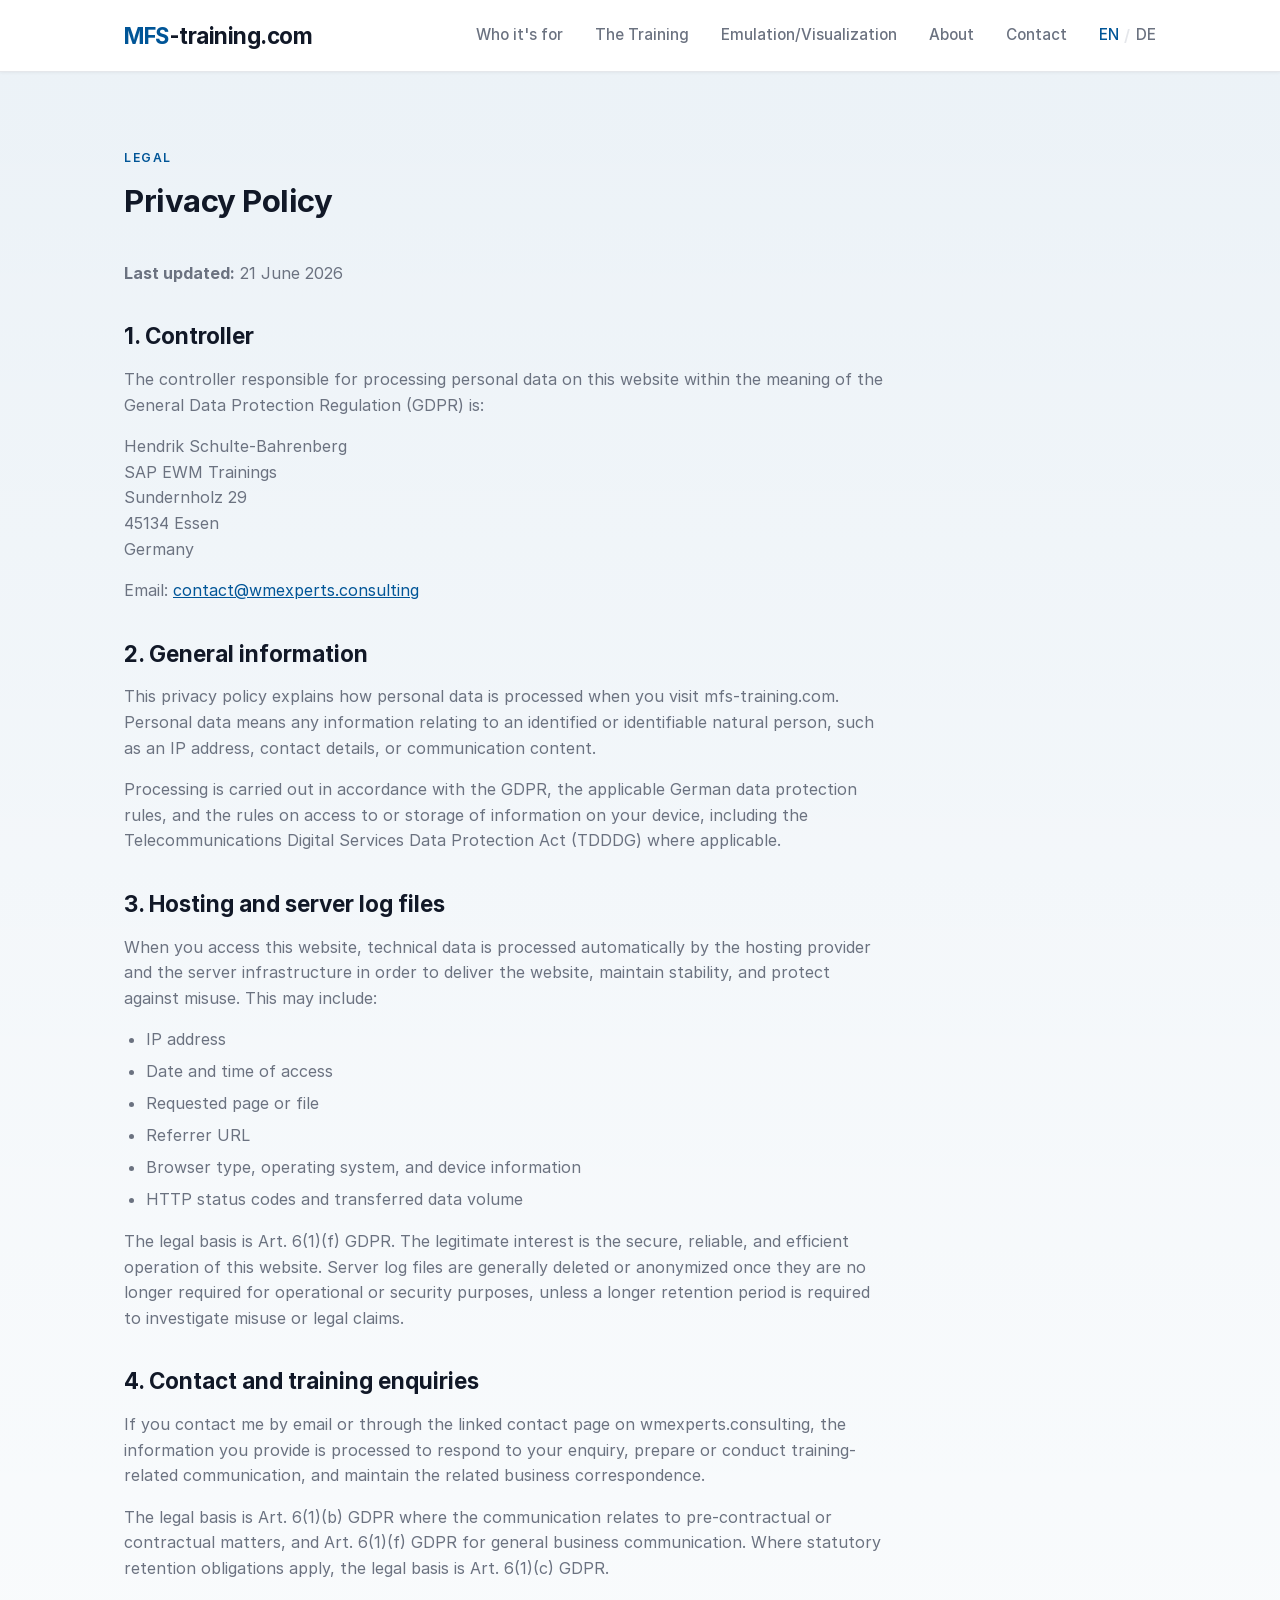
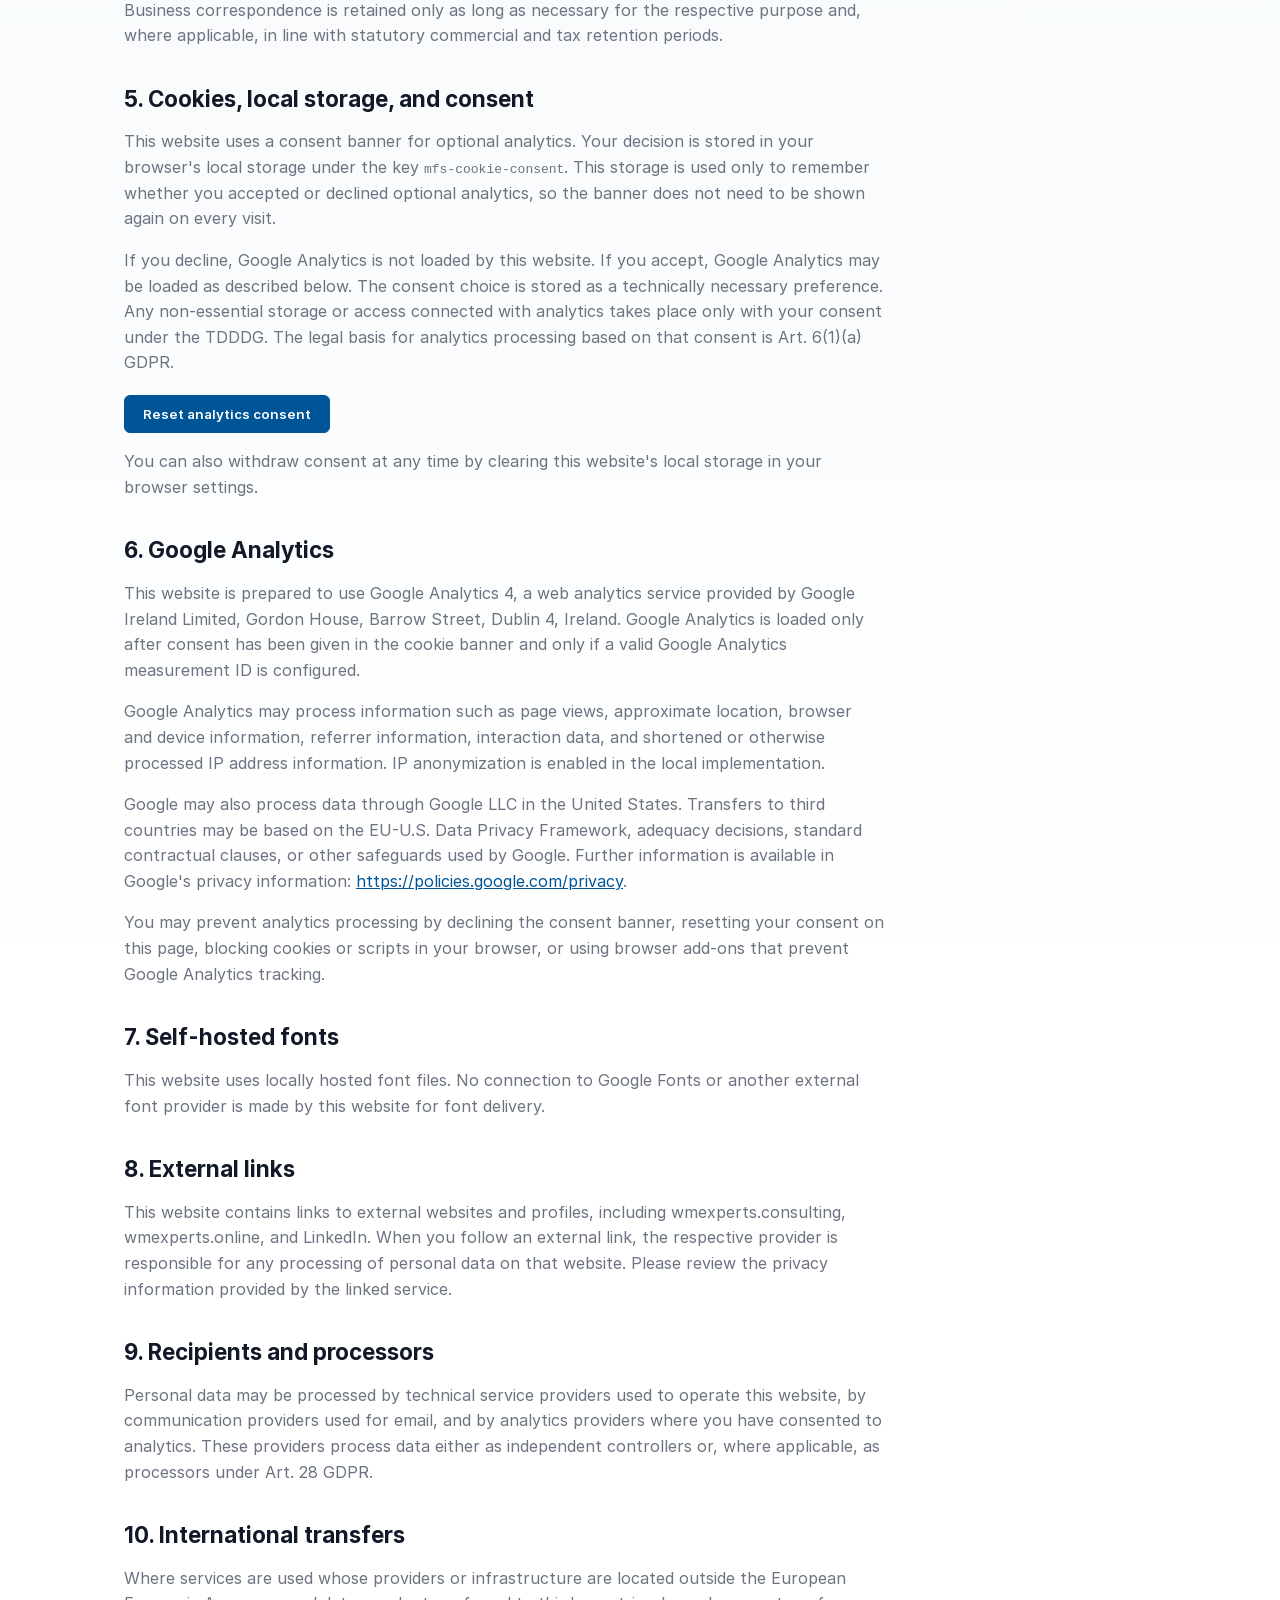
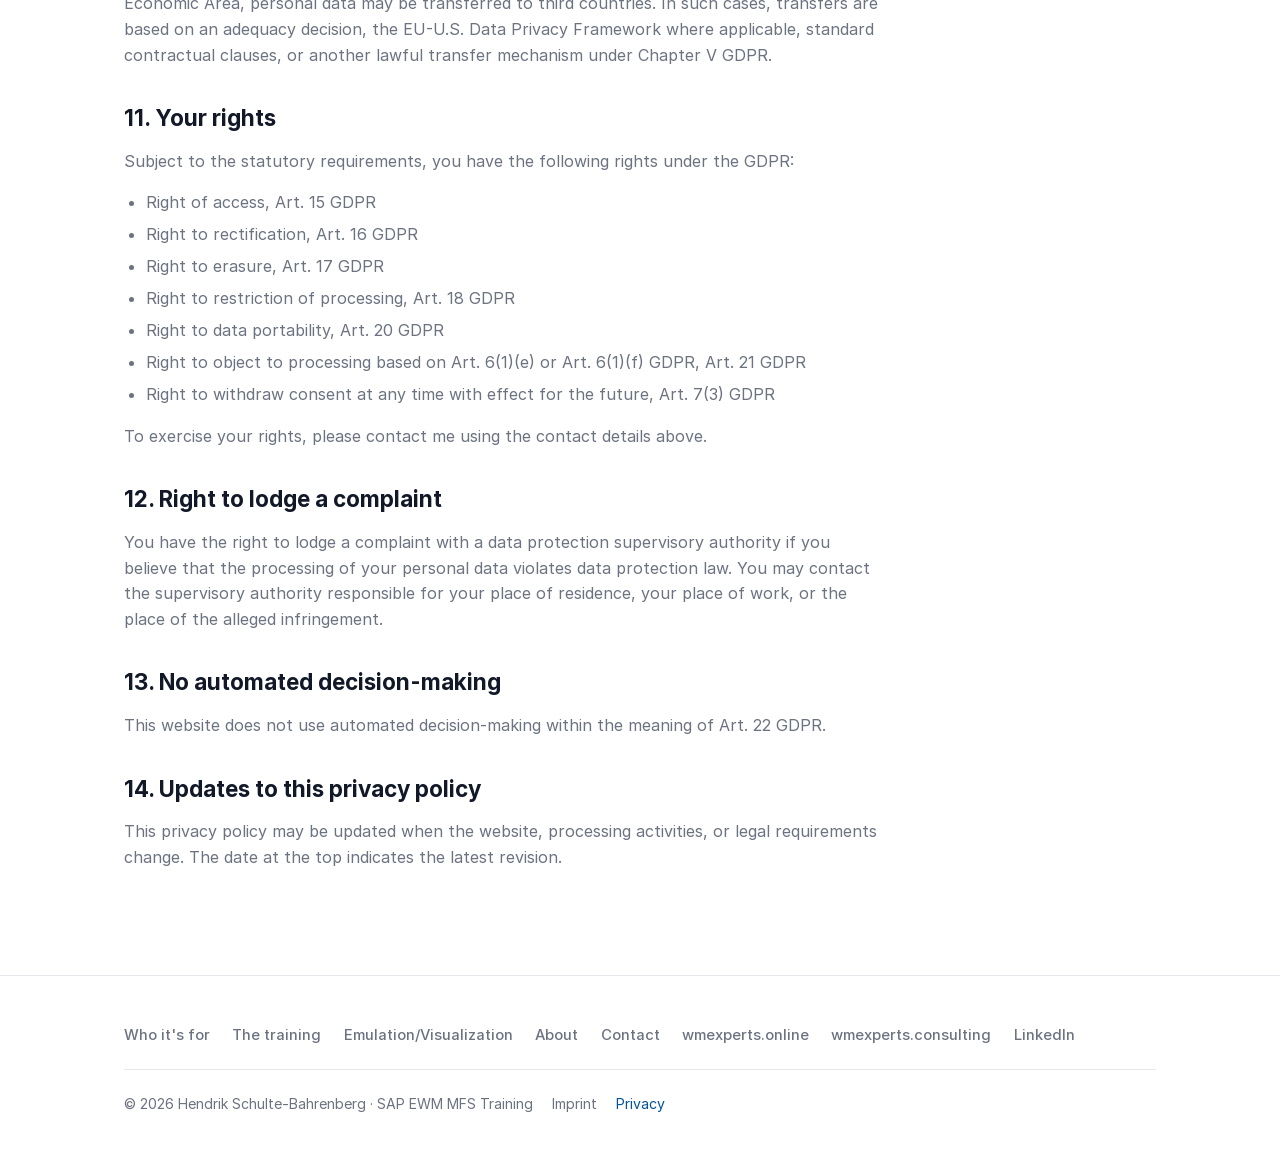
<file: privacy.html>
<!DOCTYPE html>
<html lang="en">
<head>
    <meta charset="UTF-8">
    <meta name="viewport" content="width=device-width, initial-scale=1.0">
    <title>Privacy Policy | mfs-training.com</title>
    <meta name="description" content="Privacy policy for mfs-training.com.">
    <meta name="robots" content="noindex, follow">
    <meta name="author" content="Hendrik Schulte-Bahrenberg">

    <link rel="canonical" href="https://mfs-training.com/privacy.html">
    <link rel="alternate" hreflang="en" href="https://mfs-training.com/privacy.html">
    <link rel="alternate" hreflang="de" href="https://mfs-training.com/privacy-de.html">
    <link rel="alternate" hreflang="x-default" href="https://mfs-training.com/privacy.html">
    <script src="./assets/js/site.js" defer></script>

    <style>
        /* ============================================================
           SELF-HOSTED FONTS — Inter
           ============================================================ */
        @font-face {
            font-family: 'Inter';
            font-style: normal;
            font-weight: 400;
            font-display: swap;
            src: url('assets/fonts/Inter-Regular.woff2') format('woff2');
        }
        @font-face {
            font-family: 'Inter';
            font-style: normal;
            font-weight: 500;
            font-display: swap;
            src: url('assets/fonts/Inter-Medium.woff2') format('woff2');
        }
        @font-face {
            font-family: 'Inter';
            font-style: normal;
            font-weight: 600;
            font-display: swap;
            src: url('assets/fonts/Inter-SemiBold.woff2') format('woff2');
        }
        @font-face {
            font-family: 'Inter';
            font-style: normal;
            font-weight: 700;
            font-display: swap;
            src: url('assets/fonts/Inter-Bold.woff2') format('woff2');
        }

        /* ============================================================
           DESIGN TOKENS — shared wmexperts house style (.consulting)
           ============================================================ */
        :root {
            --sap-blue: #005597;
            --sap-blue-light: #0066B3;
            --sap-blue-deep: #013E6E;
            --bg-page: #F5F7FA;
            --bg-light: #F9FAFB;
            --bg-card: #FFFFFF;
            --text-dark: #111827;
            --text-muted: #6B7280;
            --border: #E5E7EB;
            --accent: #EEF6FC;
            --container: 1080px;
        }

        * { margin: 0; padding: 0; box-sizing: border-box; }

        html { scroll-behavior: smooth; }

        body {
            font-family: 'Inter', sans-serif;
            background-color: var(--bg-page);
            background: linear-gradient(180deg,
                rgba(0, 85, 151, 0.08) 0%,
                rgba(0, 85, 151, 0.04) 25%,
                transparent 60%);
            color: var(--text-muted);
            line-height: 1.6;
            -webkit-font-smoothing: antialiased;
        }

        .container { max-width: var(--container); margin: 0 auto; padding: 0 24px; }

        a { color: var(--sap-blue); }

        /* ============================================================
           HEADER / NAV
           ============================================================ */
        .site-header {
            background: var(--bg-card);
            border-bottom: 1px solid var(--border);
            position: sticky; top: 0; z-index: 1000;
            box-shadow: 0 1px 3px rgba(0,0,0,0.05);
        }
        .nav-wrap {
            max-width: var(--container); margin: 0 auto; padding: 1.1rem 24px;
            display: flex; align-items: center; justify-content: space-between;
        }
        .logo { font-weight: 700; font-size: 1.4rem; color: var(--sap-blue); text-decoration: none; letter-spacing: -0.5px; }
        .logo-secondary { color: var(--text-dark); }

        .main-nav { display: flex; align-items: center; gap: 2rem; }
        .main-nav a {
            text-decoration: none; color: var(--text-muted);
            font-size: 0.95rem; font-weight: 500; transition: color 0.2s;
        }
        .main-nav a:hover, .main-nav a.active { color: var(--sap-blue); }
        .language-switch { display: inline-flex; align-items: center; gap: 0.35rem; color: var(--text-muted); font-weight: 600; }
        .language-switch a { width: auto; padding: 0; }
        .language-switch .divider { color: var(--border); }

        .menu-toggle {
            display: none; flex-direction: column; gap: 5px;
            background: none; border: 0; cursor: pointer; padding: 6px;
        }
        .menu-toggle span { width: 24px; height: 2px; background: var(--text-dark); transition: 0.25s; border-radius: 2px; }
        .menu-toggle.open span:nth-child(1) { transform: translateY(7px) rotate(45deg); }
        .menu-toggle.open span:nth-child(2) { opacity: 0; }
        .menu-toggle.open span:nth-child(3) { transform: translateY(-7px) rotate(-45deg); }

        /* ============================================================
           SECTION SCAFFOLD
           ============================================================ */
        section { padding: 4.5rem 0; }
        .eyebrow {
            display: inline-block; text-transform: uppercase; letter-spacing: 1.6px;
            font-size: 0.76rem; font-weight: 600; color: var(--sap-blue); margin-bottom: 0.9rem;
        }
        .section-head { max-width: 720px; margin-bottom: 2.5rem; }
        .section-head h1 { font-size: 1.95rem; color: var(--text-dark); font-weight: 700; line-height: 1.25; letter-spacing: -0.5px; }
        .section-head p { margin-top: 0.9rem; font-size: 1.08rem; }

        /* ============================================================
           LEGAL CONTENT
           ============================================================ */
        .legal-content { max-width: 760px; }
        .legal-content h2 { color: var(--text-dark); font-size: 1.4rem; font-weight: 700; margin: 2rem 0 0.8rem; }
        .legal-content h2:first-child { margin-top: 0; }
        .legal-content h3 { color: var(--text-dark); font-size: 1.1rem; font-weight: 600; margin: 1.5rem 0 0.6rem; }
        .legal-content p { margin-bottom: 1rem; }
        .legal-content ul { margin: 0 0 1rem 1.4rem; }
        .legal-content li { margin-bottom: 0.4rem; }
        .privacy-action {
            display: inline-block; margin: 0.2rem 0 1rem; padding: 10px 18px;
            border: 1px solid var(--sap-blue); border-radius: 6px; background: var(--sap-blue);
            color: #fff; font-family: 'Inter', sans-serif; font-weight: 600; cursor: pointer;
        }
        .privacy-action:hover { background: var(--sap-blue-light); }

        /* ============================================================
           FOOTER
           ============================================================ */
        .site-footer { background: var(--bg-card); border-top: 1px solid var(--border); padding: 3rem 0; margin-top: 1rem; }
        .footer-inner { max-width: var(--container); margin: 0 auto; padding: 0 24px; }
        .footer-links { display: flex; flex-wrap: wrap; gap: 1.4rem; margin-bottom: 1.4rem; }
        .footer-links a { color: var(--text-muted); text-decoration: none; font-size: 0.92rem; font-weight: 500; }
        .footer-links a:hover { color: var(--sap-blue); }
        .footer-meta { display: flex; flex-wrap: wrap; gap: 1.2rem; align-items: center; font-size: 0.88rem; color: var(--text-muted); border-top: 1px solid var(--border); padding-top: 1.4rem; }
        .footer-meta a { color: var(--text-muted); text-decoration: none; }
        .footer-meta a:hover, .footer-meta a.active { color: var(--sap-blue); }

        /* ============================================================
           RESPONSIVE
           ============================================================ */
        @media (max-width: 860px) {
            .menu-toggle { display: flex; }
            .main-nav {
                display: none; position: absolute; top: 100%; left: 0; right: 0;
                flex-direction: column; align-items: flex-start; gap: 0;
                background: var(--bg-card); border-bottom: 1px solid var(--border);
                padding: 0.5rem 24px 1.2rem;
            }
            .main-nav.open { display: flex; }
            .main-nav a { padding: 0.7rem 0; width: 100%; }
            .language-switch { padding: 0.7rem 0; }
            .language-switch a { width: auto; padding: 0; }

            section { padding: 3.2rem 0; }
        }
    </style>
</head>
<body>

    <!-- ===================== HEADER ===================== -->
    <header class="site-header">
        <div class="nav-wrap">
            <a href="/index.html" class="logo">MFS<span class="logo-secondary">-training.com</span></a>
            <button class="menu-toggle" aria-label="Toggle menu" aria-expanded="false" id="menuToggle">
                <span></span><span></span><span></span>
            </button>
            <nav class="main-nav" id="mainNav" aria-label="Main navigation">
                <a href="/index.html#for-whom">Who it's for</a>
                <a href="/index.html#training">The Training</a>
                <a href="/index.html#emulation">Emulation/Visualization</a>
                <a href="/index.html#about">About</a>
                <a href="/index.html#contact">Contact</a>
                <span class="language-switch" aria-label="Language selection">
                    <a href="/privacy.html" class="active" hreflang="en" lang="en" data-lang-choice="en">EN</a>
                    <span class="divider">/</span>
                    <a href="/privacy-de.html" hreflang="de" lang="de" data-lang-choice="de">DE</a>
                </span>
            </nav>
        </div>
    </header>

    <main>

        <!-- ===================== PRIVACY POLICY ===================== -->
        <section>
            <div class="container">
                <div class="section-head">
                    <span class="eyebrow">Legal</span>
                    <h1>Privacy Policy</h1>
                </div>

                <div class="legal-content">
                    <p><strong>Last updated:</strong> 21 June 2026</p>

                    <h2>1. Controller</h2>
                    <p>The controller responsible for processing personal data on this website within the meaning of the General Data Protection Regulation (GDPR) is:</p>
                    <p>Hendrik Schulte-Bahrenberg<br />
                    SAP EWM Trainings<br />
                    Sundernholz 29<br />
                    45134 Essen<br />
                    Germany</p>
                    <p>Email: <a href="mailto:contact@wmexperts.consulting">contact@wmexperts.consulting</a></p>

                    <h2>2. General information</h2>
                    <p>This privacy policy explains how personal data is processed when you visit mfs-training.com. Personal data means any information relating to an identified or identifiable natural person, such as an IP address, contact details, or communication content.</p>
                    <p>Processing is carried out in accordance with the GDPR, the applicable German data protection rules, and the rules on access to or storage of information on your device, including the Telecommunications Digital Services Data Protection Act (TDDDG) where applicable.</p>

                    <h2>3. Hosting and server log files</h2>
                    <p>When you access this website, technical data is processed automatically by the hosting provider and the server infrastructure in order to deliver the website, maintain stability, and protect against misuse. This may include:</p>
                    <ul>
                        <li>IP address</li>
                        <li>Date and time of access</li>
                        <li>Requested page or file</li>
                        <li>Referrer URL</li>
                        <li>Browser type, operating system, and device information</li>
                        <li>HTTP status codes and transferred data volume</li>
                    </ul>
                    <p>The legal basis is Art. 6(1)(f) GDPR. The legitimate interest is the secure, reliable, and efficient operation of this website. Server log files are generally deleted or anonymized once they are no longer required for operational or security purposes, unless a longer retention period is required to investigate misuse or legal claims.</p>

                    <h2>4. Contact and training enquiries</h2>
                    <p>If you contact me by email or through the linked contact page on wmexperts.consulting, the information you provide is processed to respond to your enquiry, prepare or conduct training-related communication, and maintain the related business correspondence.</p>
                    <p>The legal basis is Art. 6(1)(b) GDPR where the communication relates to pre-contractual or contractual matters, and Art. 6(1)(f) GDPR for general business communication. Where statutory retention obligations apply, the legal basis is Art. 6(1)(c) GDPR.</p>
                    <p>Business correspondence is retained only as long as necessary for the respective purpose and, where applicable, in line with statutory commercial and tax retention periods.</p>

                    <h2>5. Cookies, local storage, and consent</h2>
                    <p>This website uses a consent banner for optional analytics. Your decision is stored in your browser's local storage under the key <code>mfs-cookie-consent</code>. This storage is used only to remember whether you accepted or declined optional analytics, so the banner does not need to be shown again on every visit.</p>
                    <p>If you decline, Google Analytics is not loaded by this website. If you accept, Google Analytics may be loaded as described below. The consent choice is stored as a technically necessary preference. Any non-essential storage or access connected with analytics takes place only with your consent under the TDDDG. The legal basis for analytics processing based on that consent is Art. 6(1)(a) GDPR.</p>
                    <button type="button" class="privacy-action" onclick="localStorage.removeItem('mfs-cookie-consent'); alert('Your analytics consent choice for mfs-training.com has been reset. The banner will be shown again on your next visit to the homepage.');">Reset analytics consent</button>
                    <p>You can also withdraw consent at any time by clearing this website's local storage in your browser settings.</p>

                    <h2>6. Google Analytics</h2>
                    <p>This website is prepared to use Google Analytics 4, a web analytics service provided by Google Ireland Limited, Gordon House, Barrow Street, Dublin 4, Ireland. Google Analytics is loaded only after consent has been given in the cookie banner and only if a valid Google Analytics measurement ID is configured.</p>
                    <p>Google Analytics may process information such as page views, approximate location, browser and device information, referrer information, interaction data, and shortened or otherwise processed IP address information. IP anonymization is enabled in the local implementation.</p>
                    <p>Google may also process data through Google LLC in the United States. Transfers to third countries may be based on the EU-U.S. Data Privacy Framework, adequacy decisions, standard contractual clauses, or other safeguards used by Google. Further information is available in Google's privacy information: <a href="https://policies.google.com/privacy" target="_blank" rel="noopener">https://policies.google.com/privacy</a>.</p>
                    <p>You may prevent analytics processing by declining the consent banner, resetting your consent on this page, blocking cookies or scripts in your browser, or using browser add-ons that prevent Google Analytics tracking.</p>

                    <h2>7. Self-hosted fonts</h2>
                    <p>This website uses locally hosted font files. No connection to Google Fonts or another external font provider is made by this website for font delivery.</p>

                    <h2>8. External links</h2>
                    <p>This website contains links to external websites and profiles, including wmexperts.consulting, wmexperts.online, and LinkedIn. When you follow an external link, the respective provider is responsible for any processing of personal data on that website. Please review the privacy information provided by the linked service.</p>

                    <h2>9. Recipients and processors</h2>
                    <p>Personal data may be processed by technical service providers used to operate this website, by communication providers used for email, and by analytics providers where you have consented to analytics. These providers process data either as independent controllers or, where applicable, as processors under Art. 28 GDPR.</p>

                    <h2>10. International transfers</h2>
                    <p>Where services are used whose providers or infrastructure are located outside the European Economic Area, personal data may be transferred to third countries. In such cases, transfers are based on an adequacy decision, the EU-U.S. Data Privacy Framework where applicable, standard contractual clauses, or another lawful transfer mechanism under Chapter V GDPR.</p>

                    <h2>11. Your rights</h2>
                    <p>Subject to the statutory requirements, you have the following rights under the GDPR:</p>
                    <ul>
                        <li>Right of access, Art. 15 GDPR</li>
                        <li>Right to rectification, Art. 16 GDPR</li>
                        <li>Right to erasure, Art. 17 GDPR</li>
                        <li>Right to restriction of processing, Art. 18 GDPR</li>
                        <li>Right to data portability, Art. 20 GDPR</li>
                        <li>Right to object to processing based on Art. 6(1)(e) or Art. 6(1)(f) GDPR, Art. 21 GDPR</li>
                        <li>Right to withdraw consent at any time with effect for the future, Art. 7(3) GDPR</li>
                    </ul>
                    <p>To exercise your rights, please contact me using the contact details above.</p>

                    <h2>12. Right to lodge a complaint</h2>
                    <p>You have the right to lodge a complaint with a data protection supervisory authority if you believe that the processing of your personal data violates data protection law. You may contact the supervisory authority responsible for your place of residence, your place of work, or the place of the alleged infringement.</p>

                    <h2>13. No automated decision-making</h2>
                    <p>This website does not use automated decision-making within the meaning of Art. 22 GDPR.</p>

                    <h2>14. Updates to this privacy policy</h2>
                    <p>This privacy policy may be updated when the website, processing activities, or legal requirements change. The date at the top indicates the latest revision.</p>
                </div>
            </div>
        </section>

    </main>

    <!-- ===================== FOOTER ===================== -->
    <footer class="site-footer">
        <div class="footer-inner">
            <div class="footer-links">
                <a href="/index.html#for-whom">Who it's for</a>
                <a href="/index.html#training">The training</a>
                <a href="/index.html#emulation">Emulation/Visualization</a>
                <a href="/index.html#about">About</a>
                <a href="/index.html#contact">Contact</a>
                <a href="https://wmexperts.online" target="_blank" rel="noopener">wmexperts.online</a>
                <a href="https://wmexperts.consulting" target="_blank" rel="noopener">wmexperts.consulting</a>
                <a href="https://www.linkedin.com/in/hendrik-schulte-bahrenberg-9a415339/" target="_blank" rel="noopener">LinkedIn</a>
            </div>
            <div class="footer-meta">
                <span>&copy; 2026 Hendrik Schulte-Bahrenberg &middot; SAP EWM MFS Training</span>
                <a href="/imprint.html">Imprint</a>
                <a href="/privacy.html" class="active">Privacy</a>
            </div>
        </div>
    </footer>

    <script>
        /* mobile nav */
        (function () {
            const toggle = document.getElementById('menuToggle');
            const nav = document.getElementById('mainNav');
            if (!toggle || !nav) return;
            toggle.addEventListener('click', function () {
                const open = toggle.classList.toggle('open');
                nav.classList.toggle('open');
                toggle.setAttribute('aria-expanded', open ? 'true' : 'false');
            });
            nav.querySelectorAll('a').forEach(function (a) {
                a.addEventListener('click', function () {
                    toggle.classList.remove('open');
                    nav.classList.remove('open');
                    toggle.setAttribute('aria-expanded', 'false');
                });
            });
        })();
    </script>

</body>
</html>
</file>
<file: assets/fonts/inter.css>
/* Variable fonts usage:
:root { font-family: "Inter", sans-serif; }
@supports (font-variation-settings: normal) {
  :root { font-family: "InterVariable", sans-serif; font-optical-sizing: auto; }
} */
@font-face {
  font-family: InterVariable;
  font-style: normal;
  font-weight: 100 900;
  font-display: swap;
  src: url("InterVariable.woff2") format("woff2");
}
@font-face {
  font-family: InterVariable;
  font-style: italic;
  font-weight: 100 900;
  font-display: swap;
  src: url("InterVariable-Italic.woff2") format("woff2");
}

/* static fonts */
@font-face { font-family: "Inter"; font-style: normal; font-weight: 100; font-display: swap; src: url("Inter-Thin.woff2") format("woff2"); }
@font-face { font-family: "Inter"; font-style: italic; font-weight: 100; font-display: swap; src: url("Inter-ThinItalic.woff2") format("woff2"); }
@font-face { font-family: "Inter"; font-style: normal; font-weight: 200; font-display: swap; src: url("Inter-ExtraLight.woff2") format("woff2"); }
@font-face { font-family: "Inter"; font-style: italic; font-weight: 200; font-display: swap; src: url("Inter-ExtraLightItalic.woff2") format("woff2"); }
@font-face { font-family: "Inter"; font-style: normal; font-weight: 300; font-display: swap; src: url("Inter-Light.woff2") format("woff2"); }
@font-face { font-family: "Inter"; font-style: italic; font-weight: 300; font-display: swap; src: url("Inter-LightItalic.woff2") format("woff2"); }
@font-face { font-family: "Inter"; font-style: normal; font-weight: 400; font-display: swap; src: url("Inter-Regular.woff2") format("woff2"); }
@font-face { font-family: "Inter"; font-style: italic; font-weight: 400; font-display: swap; src: url("Inter-Italic.woff2") format("woff2"); }
@font-face { font-family: "Inter"; font-style: normal; font-weight: 500; font-display: swap; src: url("Inter-Medium.woff2") format("woff2"); }
@font-face { font-family: "Inter"; font-style: italic; font-weight: 500; font-display: swap; src: url("Inter-MediumItalic.woff2") format("woff2"); }
@font-face { font-family: "Inter"; font-style: normal; font-weight: 600; font-display: swap; src: url("Inter-SemiBold.woff2") format("woff2"); }
@font-face { font-family: "Inter"; font-style: italic; font-weight: 600; font-display: swap; src: url("Inter-SemiBoldItalic.woff2") format("woff2"); }
@font-face { font-family: "Inter"; font-style: normal; font-weight: 700; font-display: swap; src: url("Inter-Bold.woff2") format("woff2"); }
@font-face { font-family: "Inter"; font-style: italic; font-weight: 700; font-display: swap; src: url("Inter-BoldItalic.woff2") format("woff2"); }
@font-face { font-family: "Inter"; font-style: normal; font-weight: 800; font-display: swap; src: url("Inter-ExtraBold.woff2") format("woff2"); }
@font-face { font-family: "Inter"; font-style: italic; font-weight: 800; font-display: swap; src: url("Inter-ExtraBoldItalic.woff2") format("woff2"); }
@font-face { font-family: "Inter"; font-style: normal; font-weight: 900; font-display: swap; src: url("Inter-Black.woff2") format("woff2"); }
@font-face { font-family: "Inter"; font-style: italic; font-weight: 900; font-display: swap; src: url("Inter-BlackItalic.woff2") format("woff2"); }
@font-face { font-family: "InterDisplay"; font-style: normal; font-weight: 100; font-display: swap; src: url("InterDisplay-Thin.woff2") format("woff2"); }
@font-face { font-family: "InterDisplay"; font-style: italic; font-weight: 100; font-display: swap; src: url("InterDisplay-ThinItalic.woff2") format("woff2"); }
@font-face { font-family: "InterDisplay"; font-style: normal; font-weight: 200; font-display: swap; src: url("InterDisplay-ExtraLight.woff2") format("woff2"); }
@font-face { font-family: "InterDisplay"; font-style: italic; font-weight: 200; font-display: swap; src: url("InterDisplay-ExtraLightItalic.woff2") format("woff2"); }
@font-face { font-family: "InterDisplay"; font-style: normal; font-weight: 300; font-display: swap; src: url("InterDisplay-Light.woff2") format("woff2"); }
@font-face { font-family: "InterDisplay"; font-style: italic; font-weight: 300; font-display: swap; src: url("InterDisplay-LightItalic.woff2") format("woff2"); }
@font-face { font-family: "InterDisplay"; font-style: normal; font-weight: 400; font-display: swap; src: url("InterDisplay-Regular.woff2") format("woff2"); }
@font-face { font-family: "InterDisplay"; font-style: italic; font-weight: 400; font-display: swap; src: url("InterDisplay-Italic.woff2") format("woff2"); }
@font-face { font-family: "InterDisplay"; font-style: normal; font-weight: 500; font-display: swap; src: url("InterDisplay-Medium.woff2") format("woff2"); }
@font-face { font-family: "InterDisplay"; font-style: italic; font-weight: 500; font-display: swap; src: url("InterDisplay-MediumItalic.woff2") format("woff2"); }
@font-face { font-family: "InterDisplay"; font-style: normal; font-weight: 600; font-display: swap; src: url("InterDisplay-SemiBold.woff2") format("woff2"); }
@font-face { font-family: "InterDisplay"; font-style: italic; font-weight: 600; font-display: swap; src: url("InterDisplay-SemiBoldItalic.woff2") format("woff2"); }
@font-face { font-family: "InterDisplay"; font-style: normal; font-weight: 700; font-display: swap; src: url("InterDisplay-Bold.woff2") format("woff2"); }
@font-face { font-family: "InterDisplay"; font-style: italic; font-weight: 700; font-display: swap; src: url("InterDisplay-BoldItalic.woff2") format("woff2"); }
@font-face { font-family: "InterDisplay"; font-style: normal; font-weight: 800; font-display: swap; src: url("InterDisplay-ExtraBold.woff2") format("woff2"); }
@font-face { font-family: "InterDisplay"; font-style: italic; font-weight: 800; font-display: swap; src: url("InterDisplay-ExtraBoldItalic.woff2") format("woff2"); }
@font-face { font-family: "InterDisplay"; font-style: normal; font-weight: 900; font-display: swap; src: url("InterDisplay-Black.woff2") format("woff2"); }
@font-face { font-family: "InterDisplay"; font-style: italic; font-weight: 900; font-display: swap; src: url("InterDisplay-BlackItalic.woff2") format("woff2"); }

@font-feature-values InterVariable {
    @character-variant {
        cv01: 1; cv02: 2; cv03: 3; cv04: 4; cv05: 5; cv06: 6; cv07: 7; cv08: 8;
        cv09: 9; cv10: 10; cv11: 11; cv12: 12; cv13: 13;
        alt-1:            1; /* Alternate one */
        alt-3:            9; /* Flat-top three */
        open-4:           2; /* Open four */
        open-6:           3; /* Open six */
        open-9:           4; /* Open nine */
        lc-l-with-tail:   5; /* Lower-case L with tail */
        simplified-u:     6; /* Simplified u */
        alt-double-s:     7; /* Alternate German double s */
        uc-i-with-serif:  8; /* Upper-case i with serif */
        uc-g-with-spur:  10; /* Capital G with spur */
        single-story-a:  11; /* Single-story a */
        compact-lc-f:    12; /* Compact f */
        compact-lc-t:    13; /* Compact t */
    }
    @styleset {
        ss01: 1; ss02: 2; ss03: 3; ss04: 4; ss05: 5; ss06: 6; ss07: 7; ss08: 8;
        open-digits: 1;                /* Open digits */
        disambiguation: 2;             /* Disambiguation (with zero) */
        disambiguation-except-zero: 4; /* Disambiguation (no zero) */
        round-quotes-and-commas: 3;    /* Round quotes &amp; commas */
        square-punctuation: 7;         /* Square punctuation */
        square-quotes: 8;              /* Square quotes */
        circled-characters: 5;         /* Circled characters */
        squared-characters: 6;         /* Squared characters */
    }
}
@font-feature-values Inter {
    @character-variant {
        cv01: 1; cv02: 2; cv03: 3; cv04: 4; cv05: 5; cv06: 6; cv07: 7; cv08: 8;
        cv09: 9; cv10: 10; cv11: 11; cv12: 12; cv13: 13;
        alt-1:            1; /* Alternate one */
        alt-3:            9; /* Flat-top three */
        open-4:           2; /* Open four */
        open-6:           3; /* Open six */
        open-9:           4; /* Open nine */
        lc-l-with-tail:   5; /* Lower-case L with tail */
        simplified-u:     6; /* Simplified u */
        alt-double-s:     7; /* Alternate German double s */
        uc-i-with-serif:  8; /* Upper-case i with serif */
        uc-g-with-spur:  10; /* Capital G with spur */
        single-story-a:  11; /* Single-story a */
        compact-lc-f:    12; /* Compact f */
        compact-lc-t:    13; /* Compact t */
    }
    @styleset {
        ss01: 1; ss02: 2; ss03: 3; ss04: 4; ss05: 5; ss06: 6; ss07: 7; ss08: 8;
        open-digits: 1;                /* Open digits */
        disambiguation: 2;             /* Disambiguation (with zero) */
        disambiguation-except-zero: 4; /* Disambiguation (no zero) */
        round-quotes-and-commas: 3;    /* Round quotes &amp; commas */
        square-punctuation: 7;         /* Square punctuation */
        square-quotes: 8;              /* Square quotes */
        circled-characters: 5;         /* Circled characters */
        squared-characters: 6;         /* Squared characters */
    }
}
@font-feature-values InterDisplay {
    @character-variant {
        cv01: 1; cv02: 2; cv03: 3; cv04: 4; cv05: 5; cv06: 6; cv07: 7; cv08: 8;
        cv09: 9; cv10: 10; cv11: 11; cv12: 12; cv13: 13;
        alt-1:            1; /* Alternate one */
        alt-3:            9; /* Flat-top three */
        open-4:           2; /* Open four */
        open-6:           3; /* Open six */
        open-9:           4; /* Open nine */
        lc-l-with-tail:   5; /* Lower-case L with tail */
        simplified-u:     6; /* Simplified u */
        alt-double-s:     7; /* Alternate German double s */
        uc-i-with-serif:  8; /* Upper-case i with serif */
        uc-g-with-spur:  10; /* Capital G with spur */
        single-story-a:  11; /* Single-story a */
        compact-lc-f:    12; /* Compact f */
        compact-lc-t:    13; /* Compact t */
    }
    @styleset {
        ss01: 1; ss02: 2; ss03: 3; ss04: 4; ss05: 5; ss06: 6; ss07: 7; ss08: 8;
        open-digits: 1;                /* Open digits */
        disambiguation: 2;             /* Disambiguation (with zero) */
        disambiguation-except-zero: 4; /* Disambiguation (no zero) */
        round-quotes-and-commas: 3;    /* Round quotes &amp; commas */
        square-punctuation: 7;         /* Square punctuation */
        square-quotes: 8;              /* Square quotes */
        circled-characters: 5;         /* Circled characters */
        squared-characters: 6;         /* Squared characters */
    }
}
</file>
<file: assets/css/site.css>
:root {
    --sap-blue: #005597;
    --sap-blue-light: #0066B3;
    --sap-blue-deep: #013E6E;
    --bg-page: #F5F7FA;
    --bg-light: #F9FAFB;
    --bg-card: #FFFFFF;
    --text-dark: #111827;
    --text-muted: #6B7280;
    --border: #E5E7EB;
    --accent: #EEF6FC;
    --container: 1080px;
}

* { margin: 0; padding: 0; box-sizing: border-box; }
html { scroll-behavior: smooth; }
body {
    font-family: 'Inter', sans-serif;
    background-color: var(--bg-page);
    background: linear-gradient(180deg, rgba(0, 85, 151, 0.08) 0%, rgba(0, 85, 151, 0.04) 25%, transparent 60%);
    color: var(--text-muted);
    line-height: 1.6;
    -webkit-font-smoothing: antialiased;
}
.container { max-width: var(--container); margin: 0 auto; padding: 0 24px; }
a { color: var(--sap-blue); }

.site-header {
    background: var(--bg-card);
    border-bottom: 1px solid var(--border);
    position: sticky;
    top: 0;
    z-index: 1000;
    box-shadow: 0 1px 3px rgba(0,0,0,0.05);
}
.nav-wrap {
    max-width: var(--container);
    margin: 0 auto;
    padding: 1.1rem 24px;
    display: flex;
    align-items: center;
    justify-content: flex-end;
}
.legal-page .nav-wrap { justify-content: space-between; }
.logo { font-weight: 700; font-size: 1.4rem; color: var(--sap-blue); text-decoration: none; letter-spacing: -0.5px; }
.logo-secondary { color: var(--text-dark); }
.main-nav { display: flex; align-items: center; gap: 2rem; }
.main-nav a {
    text-decoration: none;
    color: var(--text-muted);
    font-size: 0.95rem;
    font-weight: 500;
    transition: color 0.2s;
}
.main-nav a:hover,
.main-nav a.active { color: var(--sap-blue); }
.language-switch { display: inline-flex; align-items: center; gap: 0.35rem; color: var(--text-muted); font-weight: 600; }
.language-switch a { width: auto; padding: 0; }
.language-switch .divider { color: var(--border); }
.menu-toggle {
    display: none;
    flex-direction: column;
    gap: 5px;
    background: none;
    border: 0;
    cursor: pointer;
    padding: 6px;
}
.menu-toggle span { width: 24px; height: 2px; background: var(--text-dark); transition: 0.25s; border-radius: 2px; }
.menu-toggle.open span:nth-child(1) { transform: translateY(7px) rotate(45deg); }
.menu-toggle.open span:nth-child(2) { opacity: 0; }
.menu-toggle.open span:nth-child(3) { transform: translateY(-7px) rotate(-45deg); }

.btn {
    display: inline-block;
    text-decoration: none;
    cursor: pointer;
    font-family: 'Inter', sans-serif;
    font-weight: 600;
    font-size: 0.95rem;
    padding: 13px 26px;
    border-radius: 8px;
    border: 2px solid transparent;
    transition: all 0.2s;
    text-align: center;
}
.btn-primary { background: var(--sap-blue); color: #fff; box-shadow: 0 4px 12px rgba(0,85,151,0.2); }
.btn-primary:hover { background: var(--sap-blue-light); transform: translateY(-2px); box-shadow: 0 6px 16px rgba(0,85,151,0.3); }
.btn-secondary { color: var(--sap-blue); border-color: var(--sap-blue); background: transparent; }
.btn-secondary:hover { background: var(--sap-blue); color: #fff; transform: translateY(-2px); }

section { padding: 4.5rem 0; }
.eyebrow {
    display: inline-block;
    text-transform: uppercase;
    letter-spacing: 1.6px;
    font-size: 0.76rem;
    font-weight: 600;
    color: var(--sap-blue);
    margin-bottom: 0.9rem;
}
.section-head { max-width: 720px; margin-bottom: 2.5rem; }
.section-head h1,
.section-head h2 { font-size: 1.95rem; color: var(--text-dark); font-weight: 700; line-height: 1.25; letter-spacing: -0.5px; }
.section-head p { margin-top: 0.9rem; font-size: 1.08rem; }
h4 { color: var(--text-dark); font-size: 0.82rem; text-transform: uppercase; letter-spacing: 1px; margin: 1.4rem 0 0.7rem; font-weight: 600; }
ul.clean { list-style: none; }
ul.clean li { position: relative; padding-left: 1.5rem; margin-bottom: 0.6rem; font-size: 1.02rem; }
ul.clean li::before { content: ""; position: absolute; left: 0; top: 0.62em; width: 7px; height: 7px; border-radius: 2px; background: var(--sap-blue); }

.hero { padding: 5rem 0 4rem; }
.hero h1 { font-size: clamp(2.1rem, 5vw, 3.35rem); color: var(--text-dark); font-weight: 700; line-height: 1.12; letter-spacing: -1.5px; max-width: 18ch; }
.hero h1 .stall { color: var(--sap-blue); }
.hero .sub { font-size: 1.2rem; color: var(--text-muted); max-width: 60ch; margin-top: 1.5rem; line-height: 1.65; }
.hero .actions { margin-top: 2.2rem; display: flex; gap: 1rem; flex-wrap: wrap; }
.hero-values { display: grid; grid-template-columns: repeat(3, 1fr); gap: 1rem; margin-top: 2.4rem; max-width: 980px; }
.hero-value { background: rgba(255,255,255,0.82); border: 1px solid rgba(0,85,151,0.16); border-radius: 10px; padding: 1.1rem 1.2rem; box-shadow: 0 10px 28px rgba(17,24,39,0.07); }
.hero-value strong { display: block; color: var(--text-dark); font-size: 1rem; line-height: 1.25; }
.hero-value span { display: block; margin-top: 0.35rem; color: var(--text-muted); font-size: 0.92rem; line-height: 1.45; }

.split { display: grid; grid-template-columns: 1.1fr 0.9fr; gap: 2rem; }
.panel { background: var(--bg-card); border: 1px solid var(--border); border-radius: 12px; padding: 1.8rem; box-shadow: 0 1px 3px rgba(0,0,0,0.05); }
.panel h3 { color: var(--text-dark); font-size: 1.15rem; margin-bottom: 1rem; display: flex; align-items: center; gap: 0.6rem; }
.panel.muted { background: var(--bg-light); }
.timing { margin-top: 1.5rem; padding: 1.1rem 1.3rem; background: var(--accent); border-radius: 10px; font-size: 0.97rem; color: var(--text-dark); }
.timing strong { color: var(--sap-blue); }

.video-intro { background: var(--bg-card); border-top: 1px solid var(--border); border-bottom: 1px solid var(--border); }
.video-layout { display: grid; grid-template-columns: 0.85fr 1.15fr; gap: 2rem; align-items: center; }
.video-copy h2 { font-size: 1.8rem; color: var(--text-dark); line-height: 1.25; letter-spacing: -0.4px; }
.video-copy p { margin-top: 1rem; font-size: 1.05rem; }
.video-copy .btn { margin-top: 1.6rem; }
.video-frame { position: relative; aspect-ratio: 16 / 9; overflow: hidden; border-radius: 12px; background: #0f172a; border: 1px solid rgba(0,85,151,0.18); box-shadow: 0 18px 38px rgba(17,24,39,0.16); }
.video-frame iframe { position: absolute; inset: 0; width: 100%; height: 100%; border: 0; }
.modules { display: grid; gap: 1.5rem; }
.module { background: var(--bg-card); border: 1px solid var(--border); border-radius: 12px; padding: 2rem; box-shadow: 0 1px 3px rgba(0,0,0,0.05); transition: border-color 0.2s, transform 0.2s; }
.module:hover { border-color: var(--sap-blue); transform: translateY(-3px); }
.module h3 { color: var(--text-dark); font-size: 1.35rem; font-weight: 700; }
.module .lead { margin: 0.5rem 0 0.4rem; font-size: 1.05rem; }

.emulation { background: linear-gradient(160deg, var(--sap-blue-deep) 0%, var(--sap-blue) 100%); color: #fff; }
.emulation .eyebrow { color: #9fd0f2; }
.emulation h2 { color: #fff; font-size: 2.05rem; font-weight: 700; letter-spacing: -0.5px; line-height: 1.2; max-width: 22ch; }
.emulation .sub { color: rgba(255,255,255,0.85); font-size: 1.1rem; margin-top: 1rem; max-width: 62ch; }
.warehouses { display: grid; grid-template-columns: 1fr 1fr; gap: 1.5rem; margin-top: 2.6rem; }
.wh { background: rgba(255,255,255,0.06); border: 1px solid rgba(255,255,255,0.16); border-radius: 14px; padding: 1.6rem; backdrop-filter: blur(2px); }
.wh:only-child { grid-column: 1 / -1; }
.wh h3 { color: #fff; font-size: 1.2rem; display: flex; align-items: center; gap: 0.6rem; margin-bottom: 0.3rem; }
.wh p { color: rgba(255,255,255,0.8); font-size: 0.97rem; margin-bottom: 1.2rem; }
.wh ul.clean li { color: rgba(255,255,255,0.9); }
.wh ul.clean li::before { background: #9fd0f2; }
.track { position: relative; height: 40px; border-radius: 8px; background: rgba(0,0,0,0.22); overflow: hidden; margin-bottom: 1.2rem; border: 1px solid rgba(255,255,255,0.10); }
.track::before { content: ""; position: absolute; left: 0; right: 0; top: 50%; height: 2px; transform: translateY(-50%); background: repeating-linear-gradient(90deg, rgba(255,255,255,0.25) 0 10px, transparent 10px 20px); }
.unit { position: absolute; top: 50%; transform: translateY(-50%); animation: flow 7s linear infinite; }
.track.pallet .unit { width: 26px; height: 21px; }
.track.pallet .unit::before { content: ""; position: absolute; left: 0; top: 0; width: 100%; height: 12px; border-radius: 2px; background: #bcd9f0; box-shadow: 0 0 0 1px rgba(255,255,255,0.25); }
.track.pallet .unit::after { content: ""; position: absolute; left: 0; bottom: 0; width: 100%; height: 9px; background: linear-gradient(#a9763f, #a9763f) top / 100% 3px no-repeat, linear-gradient(90deg, #c69a5e 0 5px, transparent 5px 9px, #c69a5e 9px 17px, transparent 17px 21px, #c69a5e 21px 26px) bottom / 100% 6px no-repeat; }
.track.tote .unit { width: 16px; height: 14px; border-radius: 2px; background: #d6b08a; box-shadow: 0 0 0 1px rgba(0,0,0,0.18), inset 0 0 0 1px rgba(255,255,255,0.12); }
.track.tote .unit::before { content: ""; position: absolute; left: 50%; top: 0; transform: translateX(-50%); width: 3px; height: 100%; background: #efe2c4; }
.track.tote .unit::after { content: ""; position: absolute; left: 0; top: 4px; width: 100%; height: 1.5px; background: rgba(120,86,48,0.55); }
.unit:nth-child(1) { animation-delay: 0s; }
.unit:nth-child(2) { animation-delay: -1.7s; }
.unit:nth-child(3) { animation-delay: -3.4s; }
.unit:nth-child(4) { animation-delay: -5.1s; }
@keyframes flow { from { left: -8%; } to { left: 108%; } }
@media (prefers-reduced-motion: reduce) {
    .unit { animation: none; }
    .unit:nth-child(1) { left: 8%; }
    .unit:nth-child(2) { left: 33%; }
    .unit:nth-child(3) { left: 58%; }
    .unit:nth-child(4) { left: 83%; }
}

.credibility .panel { display: grid; grid-template-columns: 1fr; gap: 0.4rem; }
.credibility p { font-size: 1.08rem; }
.credibility p + p { margin-top: 1rem; }
.paths { display: grid; grid-template-columns: 1fr 1fr; gap: 1.5rem; }
.path-card { background: var(--bg-card); border: 1px solid var(--border); border-radius: 12px; padding: 1.8rem; text-decoration: none; display: flex; flex-direction: column; box-shadow: 0 1px 3px rgba(0,0,0,0.05); transition: all 0.2s; color: inherit; }
.path-card:hover { border-color: var(--sap-blue); transform: translateY(-3px); box-shadow: 0 12px 24px rgba(0,0,0,0.08); }
.path-card .tag { align-self: flex-start; background: var(--accent); color: var(--sap-blue); font-size: 0.72rem; font-weight: 600; letter-spacing: 0.4px; padding: 5px 12px; border-radius: 6px; border: 1px solid rgba(0,85,151,0.15); margin-bottom: 1rem; }
.path-card h3 { color: var(--text-dark); font-size: 1.2rem; margin-bottom: 0.5rem; }
.path-card h3 .dot { color: var(--sap-blue); }
.path-card .go { margin-top: 1.2rem; color: var(--sap-blue); font-weight: 600; font-size: 0.95rem; }
.faq-grid { display: grid; grid-template-columns: 1fr 1fr; gap: 1.5rem; }
.faq-item h3 { color: var(--text-dark); font-size: 1.08rem; margin-bottom: 0.55rem; }
.faq-item p { font-size: 0.98rem; }
.cta-subtle { background: var(--bg-card); border: 1px solid var(--border); border-radius: 14px; padding: 2.4rem; display: flex; align-items: center; justify-content: space-between; gap: 2rem; flex-wrap: wrap; box-shadow: 0 1px 3px rgba(0,0,0,0.05); }
.cta-subtle h3 { color: var(--text-dark); font-size: 1.5rem; font-weight: 700; }
.cta-subtle p { margin-top: 0.5rem; max-width: 52ch; }

.legal-content { max-width: 760px; }
.legal-content h2 { color: var(--text-dark); font-size: 1.4rem; font-weight: 700; margin: 2rem 0 0.8rem; }
.legal-content h2:first-child { margin-top: 0; }
.legal-content h3 { color: var(--text-dark); font-size: 1.1rem; font-weight: 600; margin: 1.5rem 0 0.6rem; }
.legal-content p { margin-bottom: 1rem; }
.legal-content ul { margin: 0 0 1rem 1.4rem; }
.legal-content li { margin-bottom: 0.4rem; }
.privacy-action { display: inline-block; margin: 0.2rem 0 1rem; padding: 10px 18px; border: 1px solid var(--sap-blue); border-radius: 6px; background: var(--sap-blue); color: #fff; font-family: 'Inter', sans-serif; font-weight: 600; cursor: pointer; }
.privacy-action:hover { background: var(--sap-blue-light); }

.site-footer { background: var(--bg-card); border-top: 1px solid var(--border); padding: 3rem 0; margin-top: 1rem; }
.footer-inner { max-width: var(--container); margin: 0 auto; padding: 0 24px; }
.footer-links { display: flex; flex-wrap: wrap; gap: 1.4rem; margin-bottom: 1.4rem; }
.footer-links a { color: var(--text-muted); text-decoration: none; font-size: 0.92rem; font-weight: 500; }
.footer-links a:hover { color: var(--sap-blue); }
.footer-meta { display: flex; flex-wrap: wrap; gap: 1.2rem; align-items: center; font-size: 0.88rem; color: var(--text-muted); border-top: 1px solid var(--border); padding-top: 1.4rem; }
.footer-meta a { color: var(--text-muted); text-decoration: none; }
.footer-meta a:hover,
.footer-meta a.active { color: var(--sap-blue); }

#cookie-banner { display: none; position: fixed; bottom: 0; left: 0; width: 100%; background: var(--bg-card); border-top: 1px solid var(--border); padding: 1.2rem 24px; z-index: 9999; box-shadow: 0 -2px 10px rgba(0,0,0,0.06); align-items: center; justify-content: space-between; gap: 1.5rem; flex-wrap: wrap; }
#cookie-banner.show { display: flex; }
#cookie-banner p { font-size: 0.9rem; color: var(--text-dark); margin: 0; }
.cookie-actions { display: flex; gap: 0.8rem; }
.cookie-actions button { padding: 9px 18px; border-radius: 6px; font-weight: 600; cursor: pointer; font-family: 'Inter', sans-serif; border: 1px solid var(--border); }
.cookie-actions .accept { background: var(--sap-blue); color: #fff; border: none; }
.cookie-actions .decline { background: transparent; color: var(--text-muted); }
.es-placeholder { display: none !important; }

@media (max-width: 860px) {
    .menu-toggle { display: flex; }
    .main-nav {
        display: none;
        position: absolute;
        top: 100%;
        left: 0;
        right: 0;
        flex-direction: column;
        align-items: flex-start;
        gap: 0;
        background: var(--bg-card);
        border-bottom: 1px solid var(--border);
        padding: 0.5rem 24px 1.2rem;
    }
    .main-nav.open { display: flex; }
    .main-nav a { padding: 0.7rem 0; width: 100%; }
    .language-switch { padding: 0.7rem 0; }
    .language-switch a { width: auto; padding: 0; }
    .split,
    .video-layout,
    .warehouses,
    .paths,
    .faq-grid { grid-template-columns: 1fr; }
    .hero-values { grid-template-columns: 1fr; }
    .module { grid-template-columns: 1fr; gap: 1rem; }
    section { padding: 3.2rem 0; }
    .hero { padding: 3.5rem 0 2.5rem; }
    .cta-subtle { flex-direction: column; align-items: flex-start; }
}
</file>
